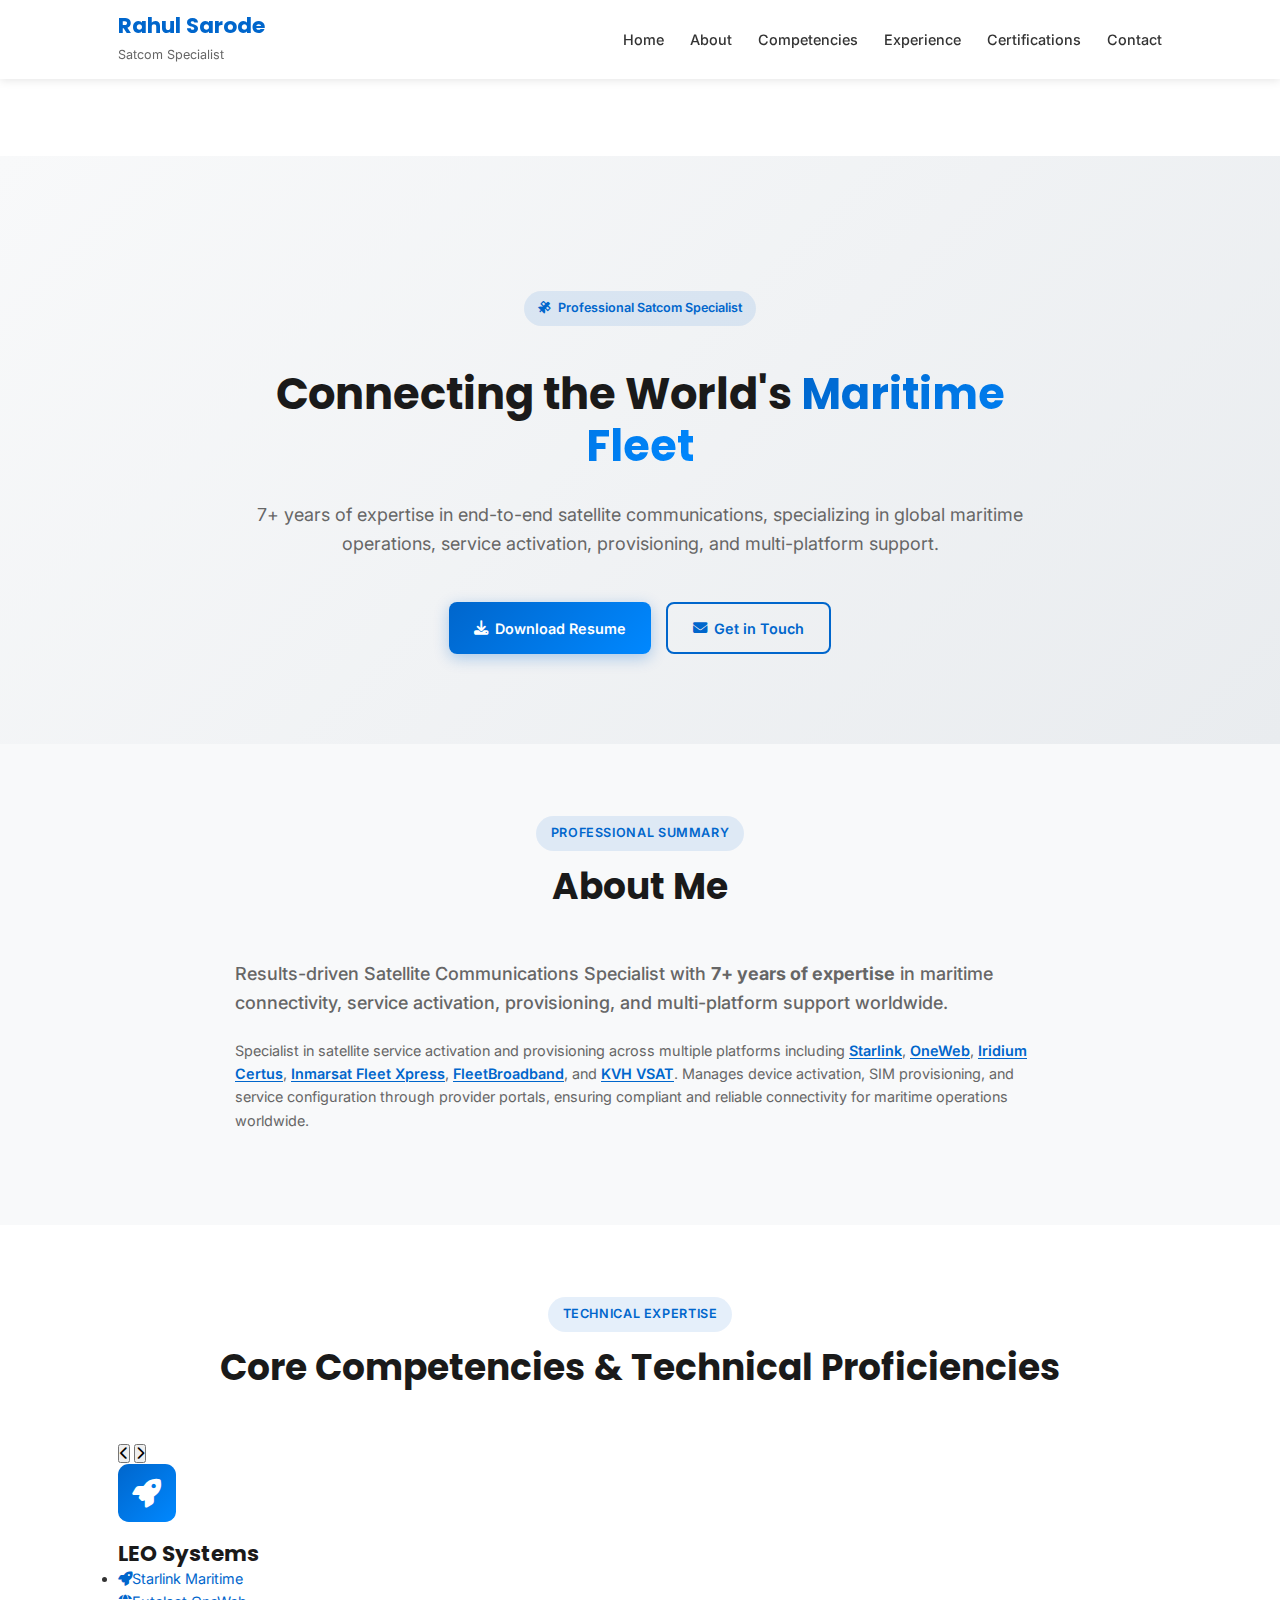
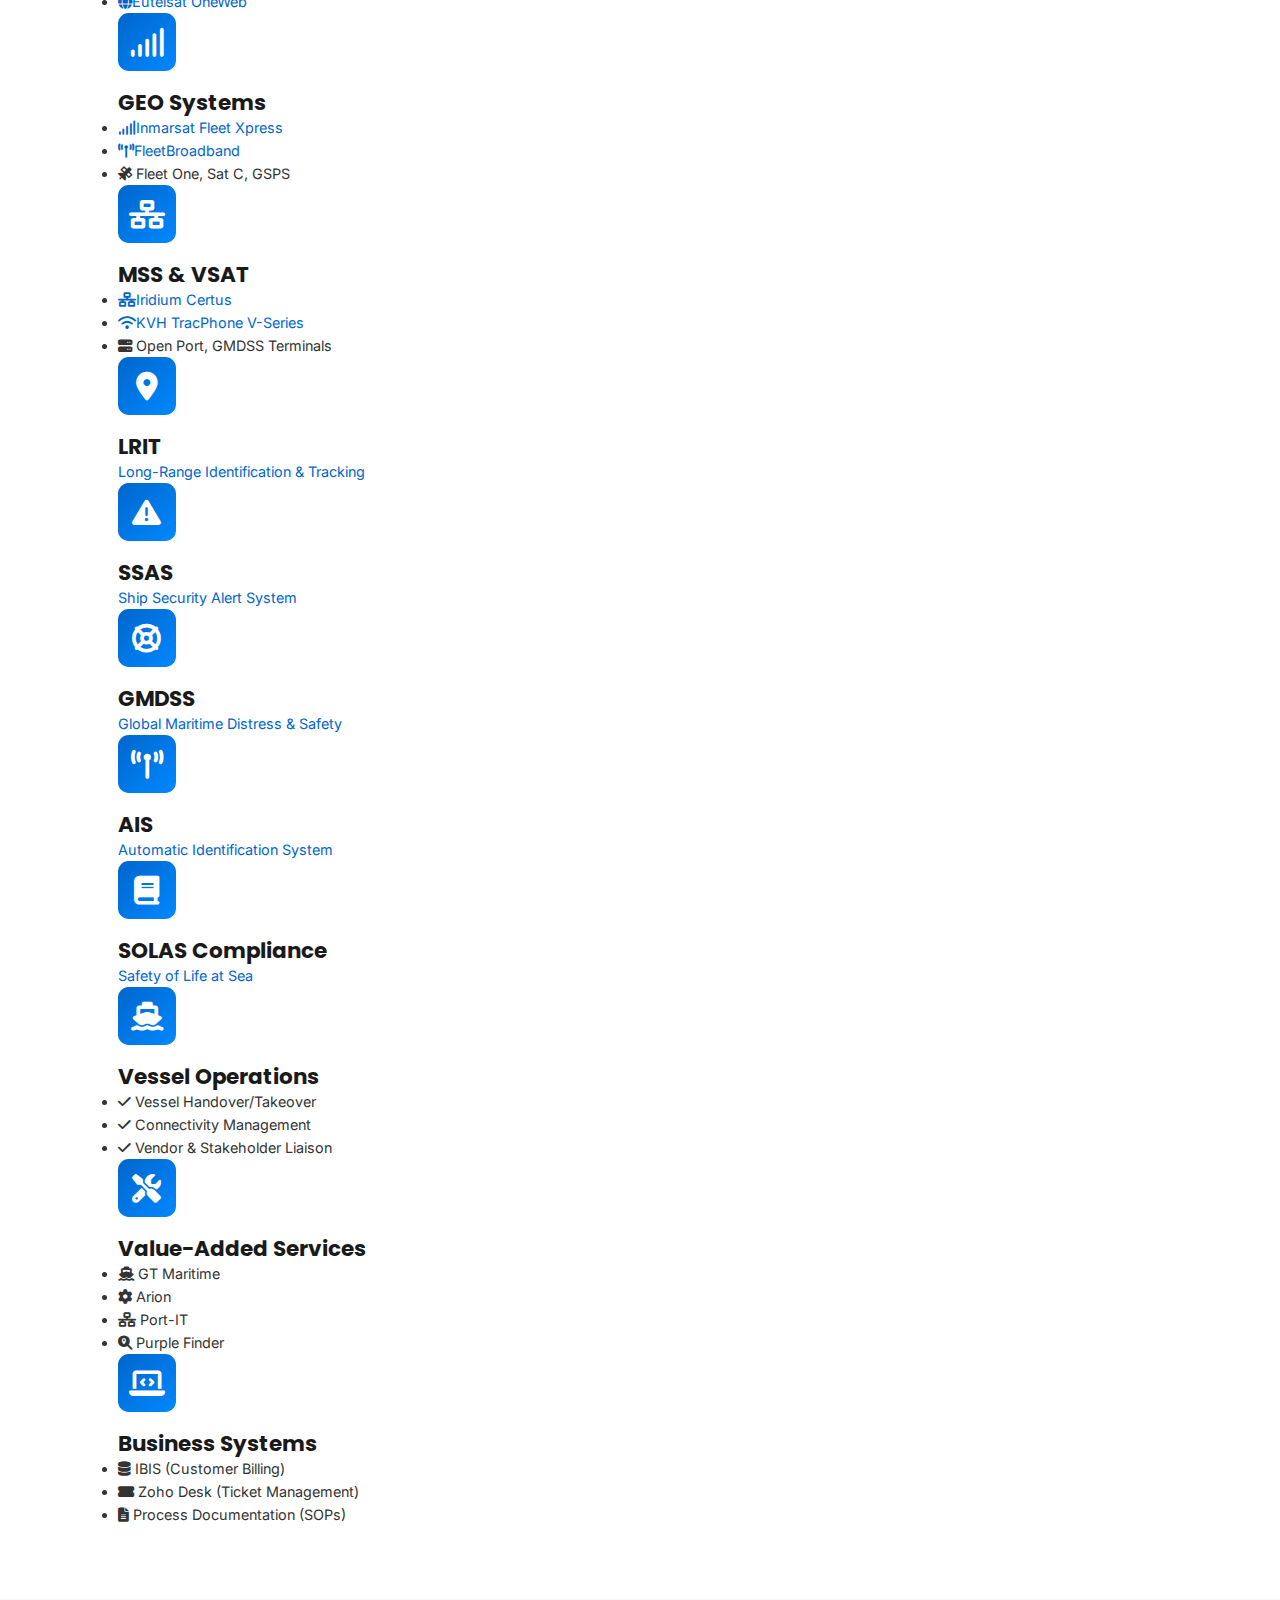
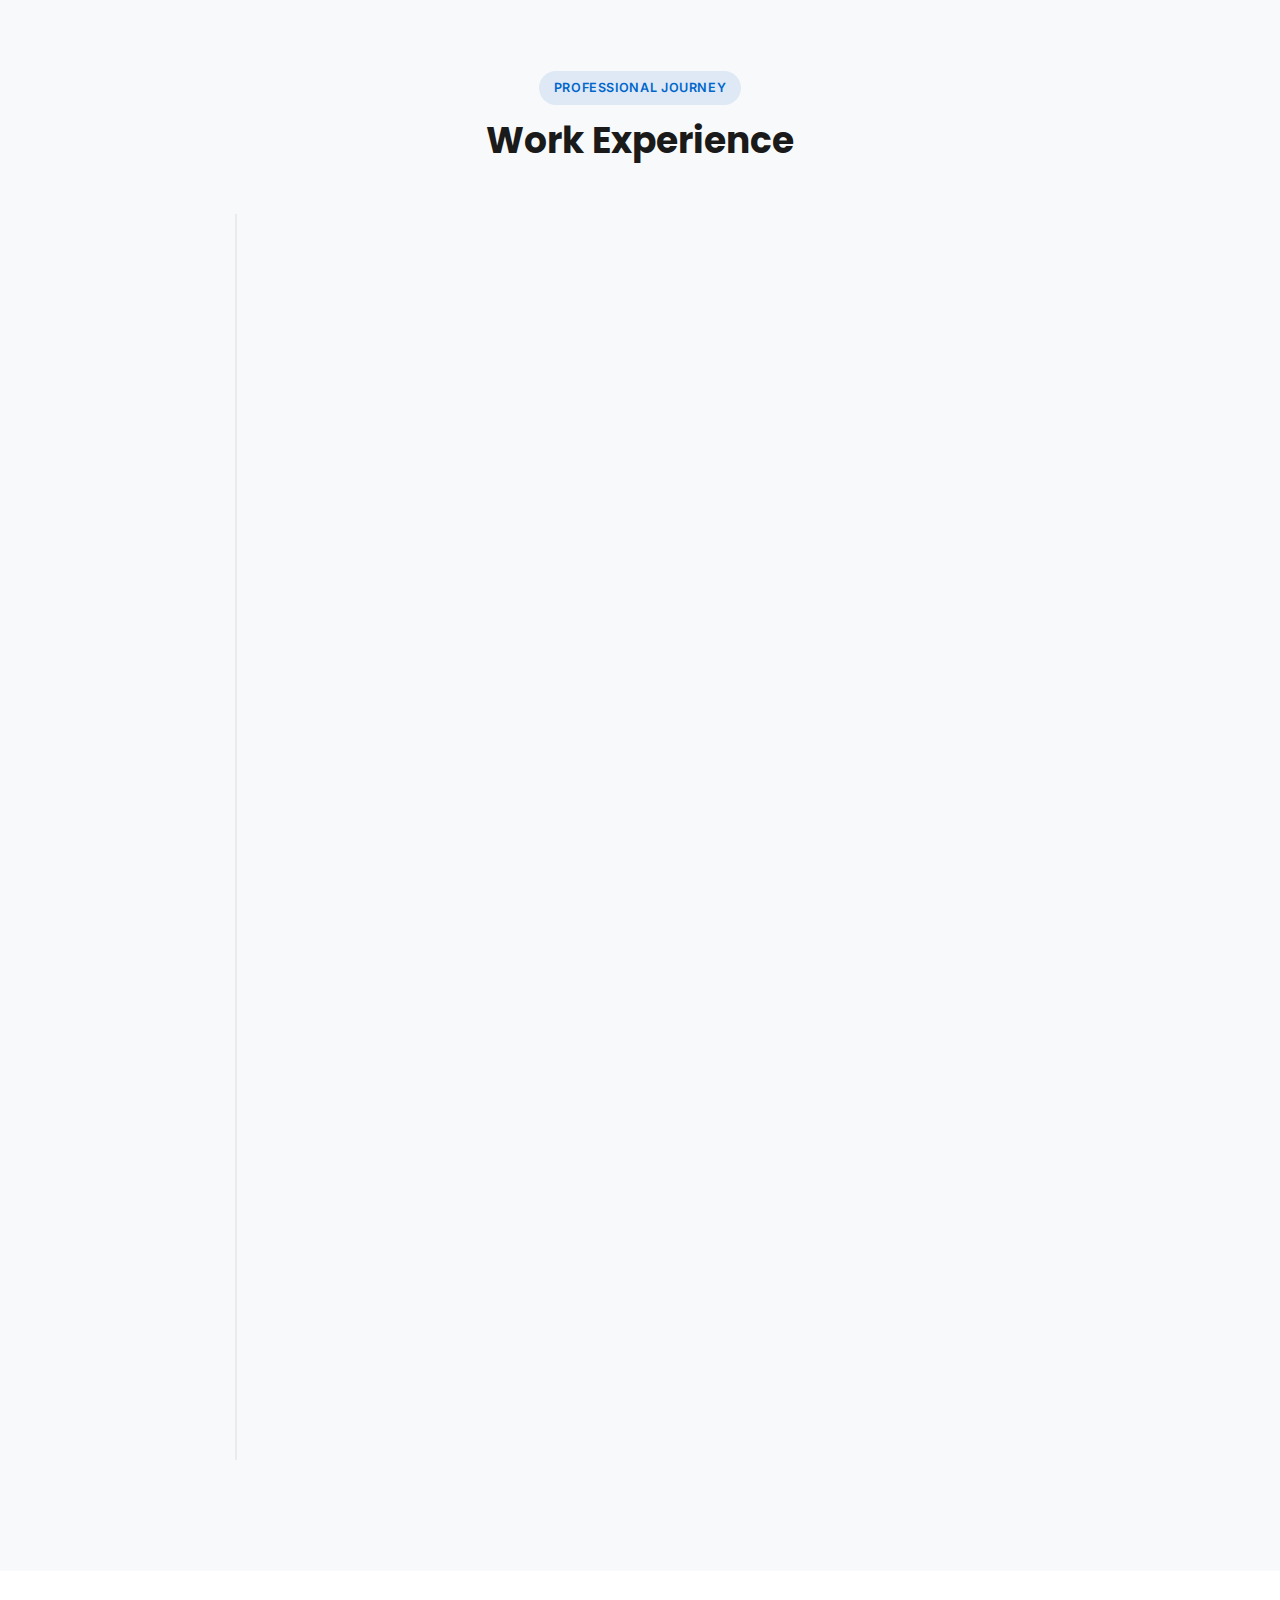
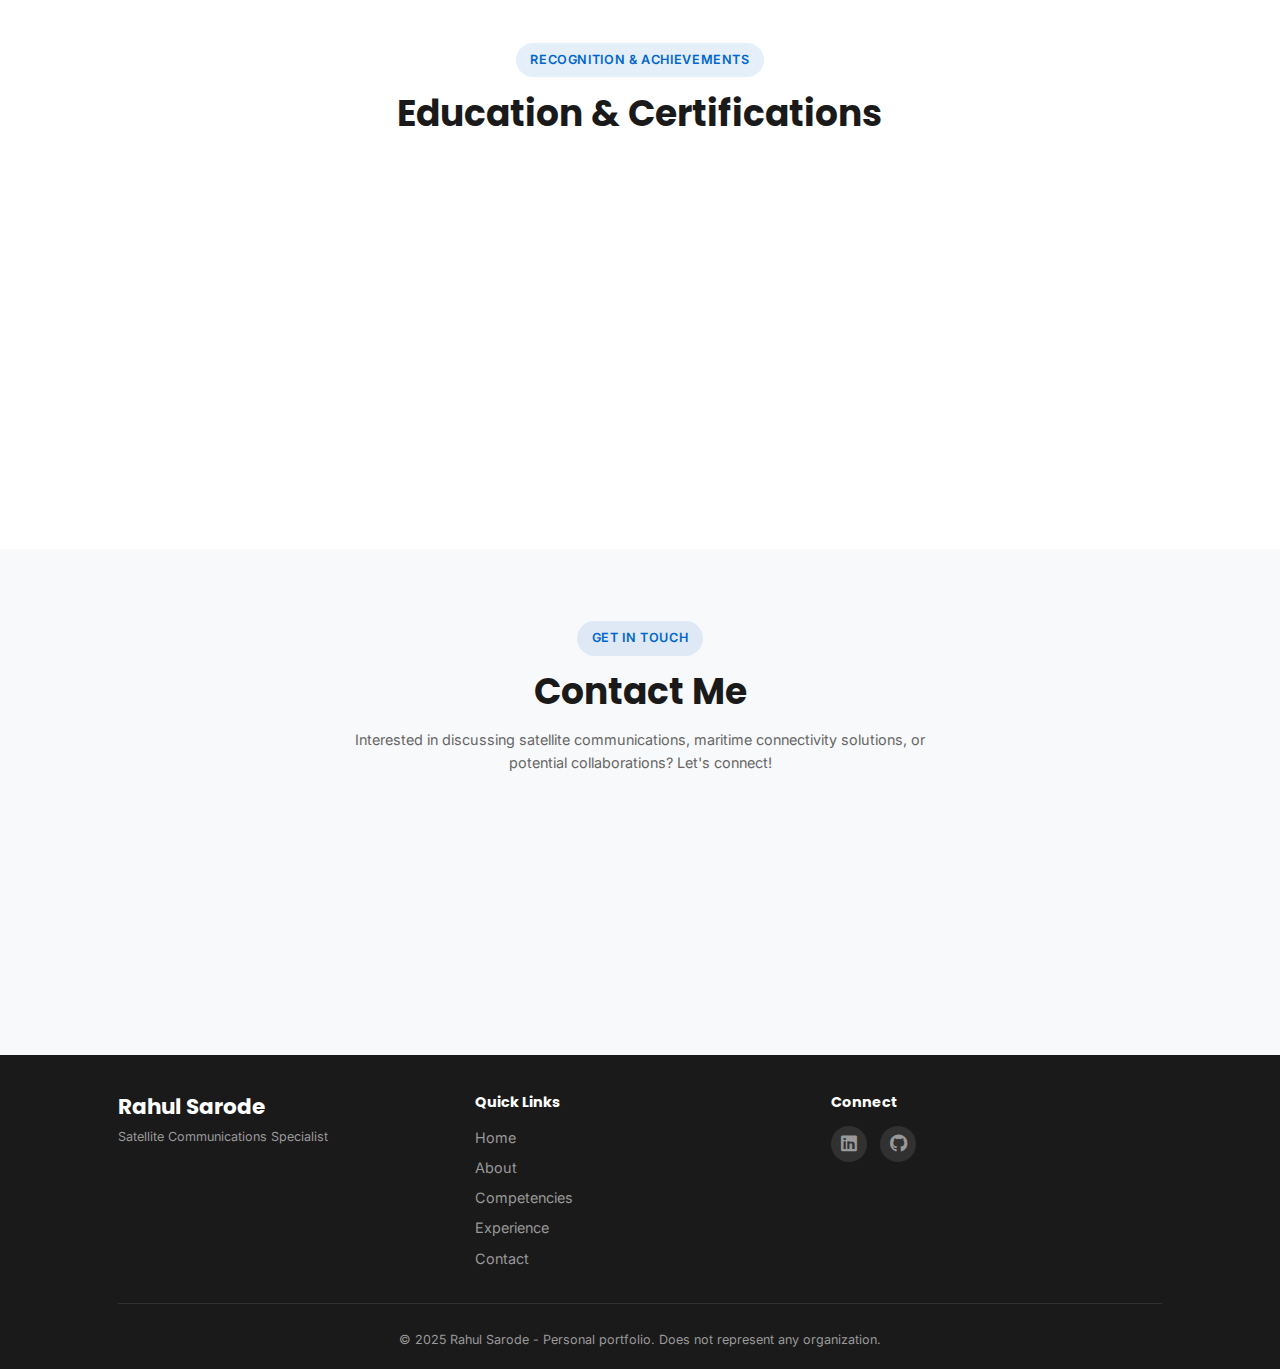
<file: index.html>
<!DOCTYPE html>
<html lang="en">

<head>
    <meta charset="UTF-8">
    <meta name="viewport" content="width=device-width, initial-scale=1.0">
    <meta name="description"
        content="Rahul Sarode - Professional Satellite Communications Specialist with 7+ years of expertise in maritime connectivity solutions.">
    <title>Rahul Sarode - Satellite Communications Specialist</title>

    <!-- Google Fonts -->
    <link
        href="https://fonts.googleapis.com/css2?family=Inter:wght@400;500;600;700&family=Poppins:wght@600;700;800&display=swap"
        rel="stylesheet">

    <!-- Font Awesome -->
    <link rel="stylesheet" href="https://cdnjs.cloudflare.com/ajax/libs/font-awesome/6.5.1/css/all.min.css">

    <!-- Stylesheet -->
    <link rel="stylesheet" href="styles.css">

</head>

<body>
    <!-- Custom Cursor Removed -->

    <!-- Particle Background -->
    <canvas id="particles-canvas"></canvas>

    <!-- Scroll Progress Indicator -->
    <div class="scroll-progress"></div>

    <!-- Navigation -->
    <nav class="navbar">
        <div class="container">
            <a href="index.html">
                <div class="nav-brand">

                    <h2>Rahul Sarode</h2>
                    <span>Satcom Specialist</span>

                </div>
            </a>

            <ul class="nav-menu">
                <li><a href="#home">Home</a></li>
                <li><a href="#about">About</a></li>
                <li><a href="#tech-stack">Competencies</a></li>
                <li><a href="#experience">Experience</a></li>
                <li><a href="#certifications">Certifications</a></li>
                <li><a href="#contact">Contact</a></li>
            </ul>
        </div>
    </nav>

    <!-- Hero Section -->
    <section id="home" class="hero">
        <div class="container">
            <div class="hero-content">
                <div class="hero-badge">
                    <i class="fas fa-satellite"></i>
                    <span>Professional Satcom Specialist</span>
                </div>
                <h1>Connecting the World's <span class="highlight">Maritime Fleet</span></h1>
                <p class="hero-subtitle">7+ years of expertise in end-to-end satellite communications, specializing in
                    global maritime operations, service activation, provisioning, and multi-platform support.</p>

                <!-- <div class="hero-stats">
                    <div class="stat">
                        <div class="stat-number">7+</div>
                        <div class="stat-label">Years Experience</div>
                    </div>
                    <div class="stat">
                        <div class="stat-number">6000+</div>
                        <div class="stat-label">Vessels Supported</div>
                    </div>
                    <div class="stat">
                        <div class="stat-number">1200+</div>
                        <div class="stat-label">Starlink Activation</div>
                    </div>
                    <div class="stat">
                        <div class="stat-number">100%</div>
                        <div class="stat-label">Compliance Rate</div>
                    </div>
                </div> -->

                <div class="hero-buttons">
                    <a href="https://drive.google.com/file/d/1EQ47JpXY_fR_XApOQf8ZLBudTczc6RGY/view?usp=sharing"
                        target="_blank" class="btn btn-primary magnetic-btn">
                        <i class="fas fa-download"></i> Download Resume
                    </a>
                    <a href="#contact" class="btn btn-secondary magnetic-btn">
                        <i class="fas fa-envelope"></i> Get in Touch
                    </a>
                </div>
            </div>
        </div>
    </section>

    <!-- About Section -->
    <section id="about" class="about">
        <div class="container">
            <div class="section-header">
                <span class="section-tag">Professional Summary</span>
                <h2>About Me</h2>
            </div>

            <div class="about-content reveal">
                <!-- <p class="lead">
                    Results-driven Satellite Communications Specialist with <strong>7+ years of expertise</strong> in
                    end-to-end maritime connectivity solutions, 
                    at <a href="https://www.stationsatcom.com/" target="_blank" class="link-primary">Station Satcom</a>,
                    contributing to services that support <strong>6,000+ vessels</strong> across global shipping routes.
                </p> -->

                <p class="lead">
                    Results-driven Satellite Communications Specialist with <strong>7+ years of expertise</strong>
                    in maritime connectivity, service activation, provisioning, and multi-platform support worldwide.
                </p>

                <p>
                    Specialist in satellite service activation and provisioning across multiple platforms including
                    <a href="products/starlink.html">Starlink</a>,
                    <a href="products/oneweb.html">OneWeb</a>,
                    <a href="products/iridium-certus.html">Iridium Certus</a>,
                    <a href="products/inmarsat-fx.html">Inmarsat Fleet Xpress</a>,
                    <a href="products/fleetbroadband.html">FleetBroadband</a>, and
                    <a href="products/kvh-vsat.html">KVH VSAT</a>.
                    Manages device activation, SIM provisioning, and service configuration through provider portals,
                    ensuring compliant and reliable connectivity for maritime operations worldwide.
                </p>

                <!-- <div class="achievement-box">
                    <i class="fas fa-trophy"></i>
                    <div>
                        <strong>Key Achievement:</strong> Reduced service disruptions by <strong>30%</strong> through
                        standardized processes while maintaining <strong>100% regulatory compliance</strong> for
                        international maritime operations.
                    </div>
                </div> -->
            </div>
        </div>
    </section>

    <!-- Tech Stack Section -->
    <!-- <section id="tech-stack" class="tech-stack">
        <div class="container">
            <div class="section-header">
                <span class="section-tag">Technical Skills</span>
                <h2>Tech Stack</h2>
            </div>

            <div class="tech-stack-grid"> -->
    <!-- HTML -->
    <!-- <div class="tech-item" data-progress="90">
                    <div class="circular-progress">
                        <svg viewBox="0 0 160 160">
                            <defs>
                                <linearGradient id="gradient-html" x1="0%" y1="0%" x2="100%" y2="100%">
                                    <stop offset="0%" style="stop-color:#0066CC;stop-opacity:1" />
                                    <stop offset="100%" style="stop-color:#0088FF;stop-opacity:1" />
                                </linearGradient>
                            </defs>
                            <circle class="progress-bg" cx="80" cy="80" r="60"></circle>
                            <circle class="progress-bar" cx="80" cy="80" r="60" style="stroke: url(#gradient-html)">
                            </circle>
                        </svg>
                        <div class="tech-logo"><i class="fab fa-html5"></i></div>
                    </div>
                    <div class="tech-name">HTML</div>
                    <div class="tech-percentage">Advanced</div>
                </div> -->

    <!-- CSS -->
    <!-- <div class="tech-item" data-progress="70">
                    <div class="circular-progress">
                        <svg viewBox="0 0 160 160">
                            <defs>
                                <linearGradient id="gradient-css" x1="0%" y1="0%" x2="100%" y2="100%">
                                    <stop offset="0%" style="stop-color:#0066CC;stop-opacity:1" />
                                    <stop offset="100%" style="stop-color:#0088FF;stop-opacity:1" />
                                </linearGradient>
                            </defs>
                            <circle class="progress-bg" cx="80" cy="80" r="60"></circle>
                            <circle class="progress-bar" cx="80" cy="80" r="60" style="stroke: url(#gradient-css)">
                            </circle>
                        </svg>
                        <div class="tech-logo"><i class="fab fa-css3-alt"></i></div>
                    </div>
                    <div class="tech-name">CSS</div>
                    <div class="tech-percentage">Intermediate</div>
                </div> -->

    <!-- JavaScript -->
    <!-- <div class="tech-item" data-progress="70">
                    <div class="circular-progress">
                        <svg viewBox="0 0 160 160">
                            <defs>
                                <linearGradient id="gradient-js" x1="0%" y1="0%" x2="100%" y2="100%">
                                    <stop offset="0%" style="stop-color:#0066CC;stop-opacity:1" />
                                    <stop offset="100%" style="stop-color:#0088FF;stop-opacity:1" />
                                </linearGradient>
                            </defs>
                            <circle class="progress-bg" cx="80" cy="80" r="60"></circle>
                            <circle class="progress-bar" cx="80" cy="80" r="60" style="stroke: url(#gradient-js)">
                            </circle>
                        </svg>
                        <div class="tech-logo"><i class="fab fa-js"></i></div>
                    </div>
                    <div class="tech-name">JavaScript</div>
                    <div class="tech-percentage">Intermediate</div>
                </div> -->

    <!-- React -->
    <!-- <div class="tech-item" data-progress="55">
                    <div class="circular-progress">
                        <svg viewBox="0 0 160 160">
                            <defs>
                                <linearGradient id="gradient-react" x1="0%" y1="0%" x2="100%" y2="100%">
                                    <stop offset="0%" style="stop-color:#0066CC;stop-opacity:1" />
                                    <stop offset="100%" style="stop-color:#0088FF;stop-opacity:1" />
                                </linearGradient>
                            </defs>
                            <circle class="progress-bg" cx="80" cy="80" r="60"></circle>
                            <circle class="progress-bar" cx="80" cy="80" r="60" style="stroke: url(#gradient-react)">
                            </circle>
                        </svg>
                        <div class="tech-logo"><i class="fab fa-react"></i></div>
                    </div>
                    <div class="tech-name">React</div>
                    <div class="tech-percentage">Working Knowledge</div>
                </div> -->

    <!-- Python -->
    <!-- <div class="tech-item" data-progress="50">
                    <div class="circular-progress">
                        <svg viewBox="0 0 160 160">
                            <defs>
                                <linearGradient id="gradient-python" x1="0%" y1="0%" x2="100%" y2="100%">
                                    <stop offset="0%" style="stop-color:#0066CC;stop-opacity:1" />
                                    <stop offset="100%" style="stop-color:#0088FF;stop-opacity:1" />
                                </linearGradient>
                            </defs>
                            <circle class="progress-bg" cx="80" cy="80" r="60"></circle>
                            <circle class="progress-bar" cx="80" cy="80" r="60" style="stroke: url(#gradient-python)">
                            </circle>
                        </svg>
                        <div class="tech-logo"><i class="fab fa-python"></i></div>
                    </div>
                    <div class="tech-name">Python</div>
                    <div class="tech-percentage">Working Knowledge</div>
                </div> -->

    <!-- SQL -->
    <!-- <div class="tech-item" data-progress="70">
                    <div class="circular-progress">
                        <svg viewBox="0 0 160 160">
                            <defs>
                                <linearGradient id="gradient-sql" x1="0%" y1="0%" x2="100%" y2="100%">
                                    <stop offset="0%" style="stop-color:#0066CC;stop-opacity:1" />
                                    <stop offset="100%" style="stop-color:#0088FF;stop-opacity:1" />
                                </linearGradient>
                            </defs>
                            <circle class="progress-bg" cx="80" cy="80" r="60"></circle>
                            <circle class="progress-bar" cx="80" cy="80" r="60" style="stroke: url(#gradient-sql)">
                            </circle>
                        </svg>
                        <div class="tech-logo"><i class="fas fa-database"></i></div>
                    </div>
                    <div class="tech-name">SQL</div>
                    <div class="tech-percentage">Intermediate</div>
                </div>
            </div>
        </div>
    </section> -->

    <!-- Competencies Section -->
    <section id="competencies" class="competencies">
        <div class="container">
            <div class="section-header">
                <span class="section-tag">Technical Expertise</span>
                <h2>Core Competencies & Technical Proficiencies</h2>
            </div>

            <!-- Carousel Container -->
            <!-- Premium Carousel Container -->
            <div class="carousel-container">
                <!-- Navigation Arrows -->
                <button class="carousel-arrow carousel-arrow-left" aria-label="Previous slide">
                    <i class="fas fa-chevron-left"></i>
                </button>
                <button class="carousel-arrow carousel-arrow-right" aria-label="Next slide">
                    <i class="fas fa-chevron-right"></i>
                </button>

                <!-- Carousel Slides -->
                <div class="carousel-slides">

                    <!-- SLIDE 1: Satellite Systems (3 boxes) -->
                    <div class="carousel-slide active">
                        <div class="carousel-grid carousel-grid-3">

                            <!-- Box 1: LEO Systems -->
                            <div class="carousel-card">
                                <div class="card-icon">
                                    <i class="fas fa-rocket"></i>
                                </div>
                                <h3>LEO Systems</h3>
                                <ul class="card-links">
                                    <li><a href="products/starlink.html"><i class="fas fa-rocket"></i>Starlink
                                            Maritime</a></li>
                                    <li><a href="products/oneweb.html"><i class="fas fa-globe"></i>Eutelsat OneWeb</a>
                                    </li>
                                </ul>
                            </div>

                            <!-- Box 2: GEO Systems -->
                            <div class="carousel-card">
                                <div class="card-icon">
                                    <i class="fas fa-signal"></i>
                                </div>
                                <h3>GEO Systems</h3>
                                <ul class="card-links">
                                    <li><a href="products/inmarsat-fx.html"><i class="fas fa-signal"></i>Inmarsat Fleet
                                            Xpress</a>
                                    </li>
                                    <li><a href="products/fleetbroadband.html"><i
                                                class="fas fa-broadcast-tower"></i>FleetBroadband</a></li>
                                    <li><i class="fas fa-satellite"></i> Fleet One, Sat C, GSPS</li>
                                </ul>
                            </div>

                            <!-- Box 3: MSS & VSAT -->
                            <div class="carousel-card">
                                <div class="card-icon">
                                    <i class="fas fa-network-wired"></i>
                                </div>
                                <h3>MSS & VSAT</h3>
                                <ul class="card-links">
                                    <li><a href="products/iridium-certus.html"><i
                                                class="fas fa-network-wired"></i>Iridium
                                            Certus</a></li>
                                    <li><a href="products/kvh-vsat.html"><i class="fas fa-wifi"></i>KVH TracPhone
                                            V-Series</a></li>
                                    <li><i class="fas fa-server"></i> Open Port, GMDSS Terminals</li>
                                </ul>
                            </div>

                        </div>
                    </div>

                    <!-- SLIDE 2: Maritime Safety & Compliance (5 boxes) -->
                    <div class="carousel-slide">
                        <div class="carousel-grid carousel-grid-5">

                            <!-- Box 1: LRIT -->
                            <div class="carousel-card card-clickable">
                                <a href="products/lrit.html" class="card-link-wrapper">
                                    <div class="card-icon">
                                        <i class="fas fa-map-marker-alt"></i>
                                    </div>
                                    <h3>LRIT</h3>
                                    <p>Long-Range Identification & Tracking</p>
                                </a>
                            </div>

                            <!-- Box 2: SSAS -->
                            <div class="carousel-card card-clickable">
                                <a href="products/ssas.html" class="card-link-wrapper">
                                    <div class="card-icon">
                                        <i class="fas fa-exclamation-triangle"></i>
                                    </div>
                                    <h3>SSAS</h3>
                                    <p>Ship Security Alert System</p>
                                </a>
                            </div>

                            <!-- Box 3: GMDSS -->
                            <div class="carousel-card card-clickable">
                                <a href="products/gmdss.html" class="card-link-wrapper">
                                    <div class="card-icon">
                                        <i class="fas fa-life-ring"></i>
                                    </div>
                                    <h3>GMDSS</h3>
                                    <p>Global Maritime Distress & Safety</p>
                                </a>
                            </div>

                            <!-- Box 4: AIS -->
                            <div class="carousel-card card-clickable">
                                <a href="products/ais.html" class="card-link-wrapper">
                                    <div class="card-icon">
                                        <i class="fas fa-broadcast-tower"></i>
                                    </div>
                                    <h3>AIS</h3>
                                    <p>Automatic Identification System</p>
                                </a>
                            </div>

                            <!-- Box 5: SOLAS -->
                            <div class="carousel-card card-clickable">
                                <a href="products/solas.html" class="card-link-wrapper">
                                    <div class="card-icon">
                                        <i class="fas fa-book"></i>
                                    </div>
                                    <h3>SOLAS Compliance</h3>
                                    <p>Safety of Life at Sea</p>
                                </a>
                            </div>

                        </div>
                    </div>

                    <!-- SLIDE 3: Service Delivery & Project Management (3 boxes) -->
                    <div class="carousel-slide">
                        <div class="carousel-grid carousel-grid-3">

                            <!-- Box 1: Vessel Operations -->
                            <div class="carousel-card">
                                <div class="card-icon">
                                    <i class="fas fa-ship"></i>
                                </div>
                                <h3>Vessel Operations</h3>
                                <ul class="card-links">
                                    <li><i class="fas fa-check"></i> Vessel Handover/Takeover</li>
                                    <li><i class="fas fa-check"></i> Connectivity Management</li>
                                    <li><i class="fas fa-check"></i> Vendor & Stakeholder Liaison</li>
                                </ul>
                            </div>

                            <!-- Box 2: Value-Added Services -->
                            <div class="carousel-card">
                                <div class="card-icon">
                                    <i class="fas fa-tools"></i>
                                </div>
                                <h3>Value-Added Services</h3>
                                <ul class="card-links">
                                    <li><i class="fas fa-ship"></i> GT Maritime</li>
                                    <li><i class="fas fa-cog"></i> Arion</li>
                                    <li><i class="fas fa-network-wired"></i> Port-IT</li>
                                    <li><i class="fas fa-search-location"></i> Purple Finder</li>
                                </ul>
                            </div>

                            <!-- Box 3: Business Systems -->
                            <div class="carousel-card">
                                <div class="card-icon">
                                    <i class="fas fa-laptop-code"></i>
                                </div>
                                <h3>Business Systems</h3>
                                <ul class="card-links">
                                    <li><i class="fas fa-database"></i> IBIS (Customer Billing)</li>
                                    <li><i class="fas fa-ticket-alt"></i> Zoho Desk (Ticket Management)</li>
                                    <li><i class="fas fa-file-alt"></i> Process Documentation (SOPs)</li>
                                </ul>
                            </div>

                        </div>
                    </div>

                </div>

                <!-- Carousel Indicators -->
                <div class="carousel-indicators">
                    <span class="indicator active" data-slide="0"></span>
                    <span class="indicator" data-slide="1"></span>
                    <span class="indicator" data-slide="2"></span>
                </div>
            </div>
        </div>
    </section>

    <!-- Experience Section -->
    <section id="experience" class="experience">
        <div class="container">
            <div class="section-header">
                <span class="section-tag">Professional Journey</span>
                <h2>Work Experience</h2>
            </div>

            <div class="timeline">
                <!-- Satcom Specialist II -->
                <div class="timeline-item">
                    <div class="timeline-marker"></div>
                    <div class="timeline-content">
                        <div class="job-header">
                            <div>
                                <h3>Satcom Specialist II</h3>
                                <div class="company">
                                    <i class="fas fa-building"></i>
                                    <!-- <a href="https://www.stationsatcom.com/" target="_blank">Station Satcom</a> -->
                                    <span>Station Satcom</span>
                                </div>
                            </div>
                            <div class="duration">
                                <i class="fas fa-calendar-alt"></i>
                                May 2024 - Present
                            </div>
                        </div>

                        <ul class="achievements">
                            <li>Executed end-to-end activation and deactivation for maritime satellite services, with
                                specialized focus on <a href="products/starlink.html">Starlink terminals</a></li>
                            <li>Acted as central point of contact for service provisioning, liaising between sales,
                                international vendors, and vessel management</li>
                            <!-- <li>Successfully executed <strong>200+ LRIT Conformance Tests</strong> for Sat C and
                                standalone terminals, ensuring <strong>100% compliance</strong> with SOLAS requirements
                            </li> -->


                            <li>Successfully executed LRIT Conformance Tests for Sat-C and standalone terminals,
                                ensuring full compliance with SOLAS requirements.</li>

                        </ul>
                    </div>
                </div>

                <!-- Sr. Executive - IT & Service -->
                <div class="timeline-item">
                    <div class="timeline-marker"></div>
                    <div class="timeline-content">
                        <div class="job-header">
                            <div>
                                <h3>Sr. Executive - IT & Service</h3>
                                <div class="company">
                                    <i class="fas fa-building"></i>
                                    <!-- <a href="https://www.stationsatcom.com/" target="_blank">Station Satcom</a> -->
                                    <span>Station Satcom</span>
                                </div>
                            </div>
                            <div class="duration">
                                <i class="fas fa-calendar-alt"></i>
                                May 2022 - Apr 2024
                            </div>
                        </div>

                        <ul class="achievements">
                            <li>Provided Tier-2 application support for onboard communication equipment, resolving
                                complex connectivity issues</li>
                            <li>Maintained <strong>100% accuracy</strong> in customer billing database (IBIS), managing
                                account creation, service changes, and deactivations</li>
                            <li>Managed vessel takeovers and handovers, creating detailed checklists that
                                <strong>reduced service issues by over 30%</strong>
                            </li>
                        </ul>
                    </div>
                </div>

                <!-- Executive - IT & Service -->
                <div class="timeline-item">
                    <div class="timeline-marker"></div>
                    <div class="timeline-content">
                        <div class="job-header">
                            <div>
                                <h3>Executive - IT & Service</h3>
                                <div class="company">
                                    <i class="fas fa-building"></i>
                                    <!-- <a href="https://www.stationsatcom.com/" target="_blank">Station Satcom</a> -->
                                    <span>Station Satcom</span>
                                </div>
                            </div>
                            <div class="duration">
                                <i class="fas fa-calendar-alt"></i>
                                May 2021 - Apr 2022
                            </div>
                        </div>

                        <ul class="achievements">
                            <!-- <li>Managed full lifecycle of support incidents using Zoho Desk ticketing system
                                (<strong>600+ tickets monthly</strong>)</li> -->

                            <li>Managed full lifecycle of support incidents using Zoho Desk ticketing system</li>

                            <li>Achieved <strong>90%+ customer satisfaction rating</strong> consistently</li>
                            <li>Created and maintained standard operating procedures (SOPs) for service activations and
                                troubleshooting</li>
                        </ul>
                    </div>
                </div>

                <!-- Technical Assistant - Service -->
                <div class="timeline-item">
                    <div class="timeline-marker"></div>
                    <div class="timeline-content">
                        <div class="job-header">
                            <div>
                                <h3>Technical Assistant - Service</h3>
                                <div class="company">
                                    <i class="fas fa-building"></i>
                                    <!-- <a href="https://www.stationsatcom.com/" target="_blank">Station Satcom</a> -->
                                    <span>Station Satcom</span>
                                </div>
                            </div>
                            <div class="duration">
                                <i class="fas fa-calendar-alt"></i>
                                Oct 2018 - Apr 2021
                            </div>
                        </div>

                        <ul class="achievements">
                            <li>Supported maritime satellite communications operations</li>
                            <li>Assisted in service provisioning and technical troubleshooting</li>
                            <li>Contributed to process improvements and documentation</li>
                        </ul>
                    </div>
                </div>
            </div>
        </div>
    </section>

    <!-- Certifications Section -->
    <section id="certifications" class="certifications">
        <div class="container">
            <div class="section-header">
                <span class="section-tag">Recognition & Achievements</span>
                <h2>Education & Certifications</h2>
            </div>

            <div class="cert-grid">


                <div class="cert-card award reveal stagger-1">
                    <div class="cert-icon">
                        <i class="fas fa-graduation-cap"></i>
                    </div>
                    <h3>Bachelor of Engineering in Information Technology</h3>
                    <p>Thadomal Shahani Engineering College</p>
                    <div class="cert-badge">
                        <i class="fas fa-university"></i> 2014-2018
                    </div>
                </div>

                <div class="cert-card reveal stagger-2">
                    <div class="cert-icon">
                        <!-- <i class="fas fa-graduation-cap"></i> -->
                        <i class="fas fa-trophy"></i>
                    </div>
                    <h3>Oracle Workforce Development Program</h3>
                    <p>Oracle SQL Certification</p>
                    <div class="cert-badge">
                        <i class="fas fa-certificate"></i> Certified
                    </div>
                </div>


            </div>
        </div>
    </section>

    <!-- Contact Section -->
    <section id="contact" class="contact">
        <div class="container">
            <div class="section-header">
                <span class="section-tag">Get in Touch</span>
                <h2>Contact Me</h2>
                <p>Interested in discussing satellite communications, maritime connectivity solutions, or potential
                    collaborations? Let's connect!</p>
            </div>

            <div class="contact-grid">
                <a href="mailto:rahul.sarode@stationsatcom.com">
                    <div class="contact-card reveal stagger-1">
                        <i class="fas fa-envelope"></i>
                        <h3>Email</h3>
                        rahulsarode048@gmail.com
                    </div>
                </a>

                <a href="https://linkedin.com/in/rahul-sarode-7780b7151/" target="_blank">
                    <div class="contact-card reveal stagger-2">
                        <i class="fab fa-linkedin"></i>
                        <h3>LinkedIn</h3>
                        Connect on LinkedIn
                    </div>
                </a>
                <!-- <a href="https://www.stationsatcom.com/" target="_blank">
                    <div class="contact-card">
                        <i class="fas fa-building"></i>
                        <h3>Company</h3>
                        Station Satcom
                    </div>
                </a> -->
                <a href="https://drive.google.com/file/d/1EQ47JpXY_fR_XApOQf8ZLBudTczc6RGY/view?usp=sharing"
                    target="_blank">
                    <div class="contact-card reveal stagger-3">
                        <i class="fas fa-file-download"></i>
                        <h3>Resume</h3>
                        Download PDF
                    </div>
                </a>
            </div>
        </div>
    </section>

    <!-- Footer -->
    <footer class="footer">
        <div class="container">
            <div class="footer-content">
                <div>
                    <h3>Rahul Sarode</h3>
                    <p>Satellite Communications Specialist</p>
                </div>
                <div>
                    <h4>Quick Links</h4>
                    <ul>
                        <li><a href="#home">Home</a></li>
                        <li><a href="#about">About</a></li>
                        <li><a href="#competencies">Competencies</a></li>
                        <li><a href="#experience">Experience</a></li>
                        <li><a href="#contact">Contact</a></li>
                    </ul>
                </div>
                <!-- <div>
                    <h4>Company</h4>
                    <a href="https://www.stationsatcom.com/" target="_blank">Station Satcom</a>
                    <p>Empowering Digital Transformation in Maritime Communications</p>
                </div> -->
                <div>
                    <h4>Connect</h4>
                    <div class="social-links">
                        <a href="https://linkedin.com/in/rahul-sarode-7780b7151/" target="_blank"><i
                                class="fab fa-linkedin"></i></a>
                        <a href="https://github.com/Rahul-Sarode-007" target="_blank"><i class="fab fa-github"></i></a>
                    </div>
                </div>
            </div>
            <div class="footer-bottom">
                <!-- <p>&copy; 2025 Rahul Sarode. All rights reserved.</p> -->
                <!-- <p>The views expressed are my own and do not represent Station Satcom</p> -->
                <p>&copy; 2025 Rahul Sarode - Personal portfolio. Does not represent any organization.</p>
            </div>
        </div>
    </footer>

    <script src="script.js"></script>
</body>


</html>
</file>
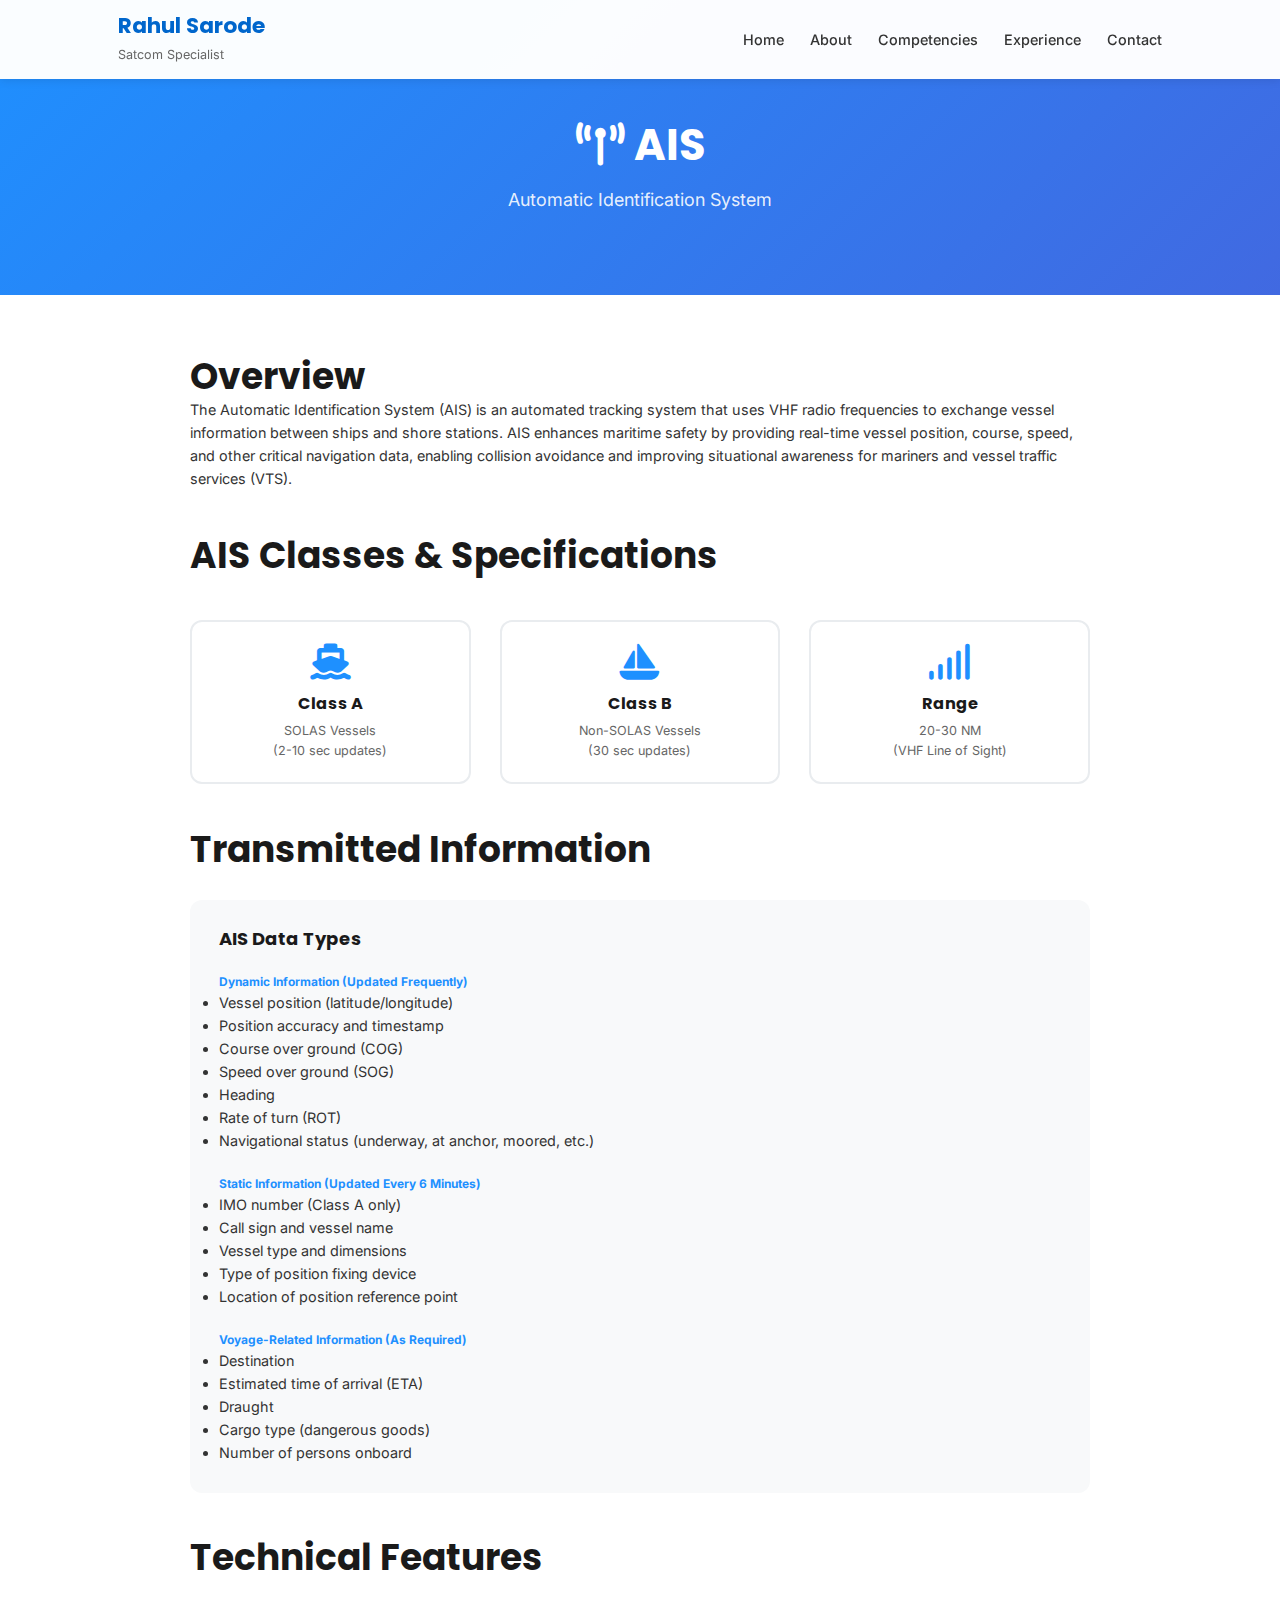
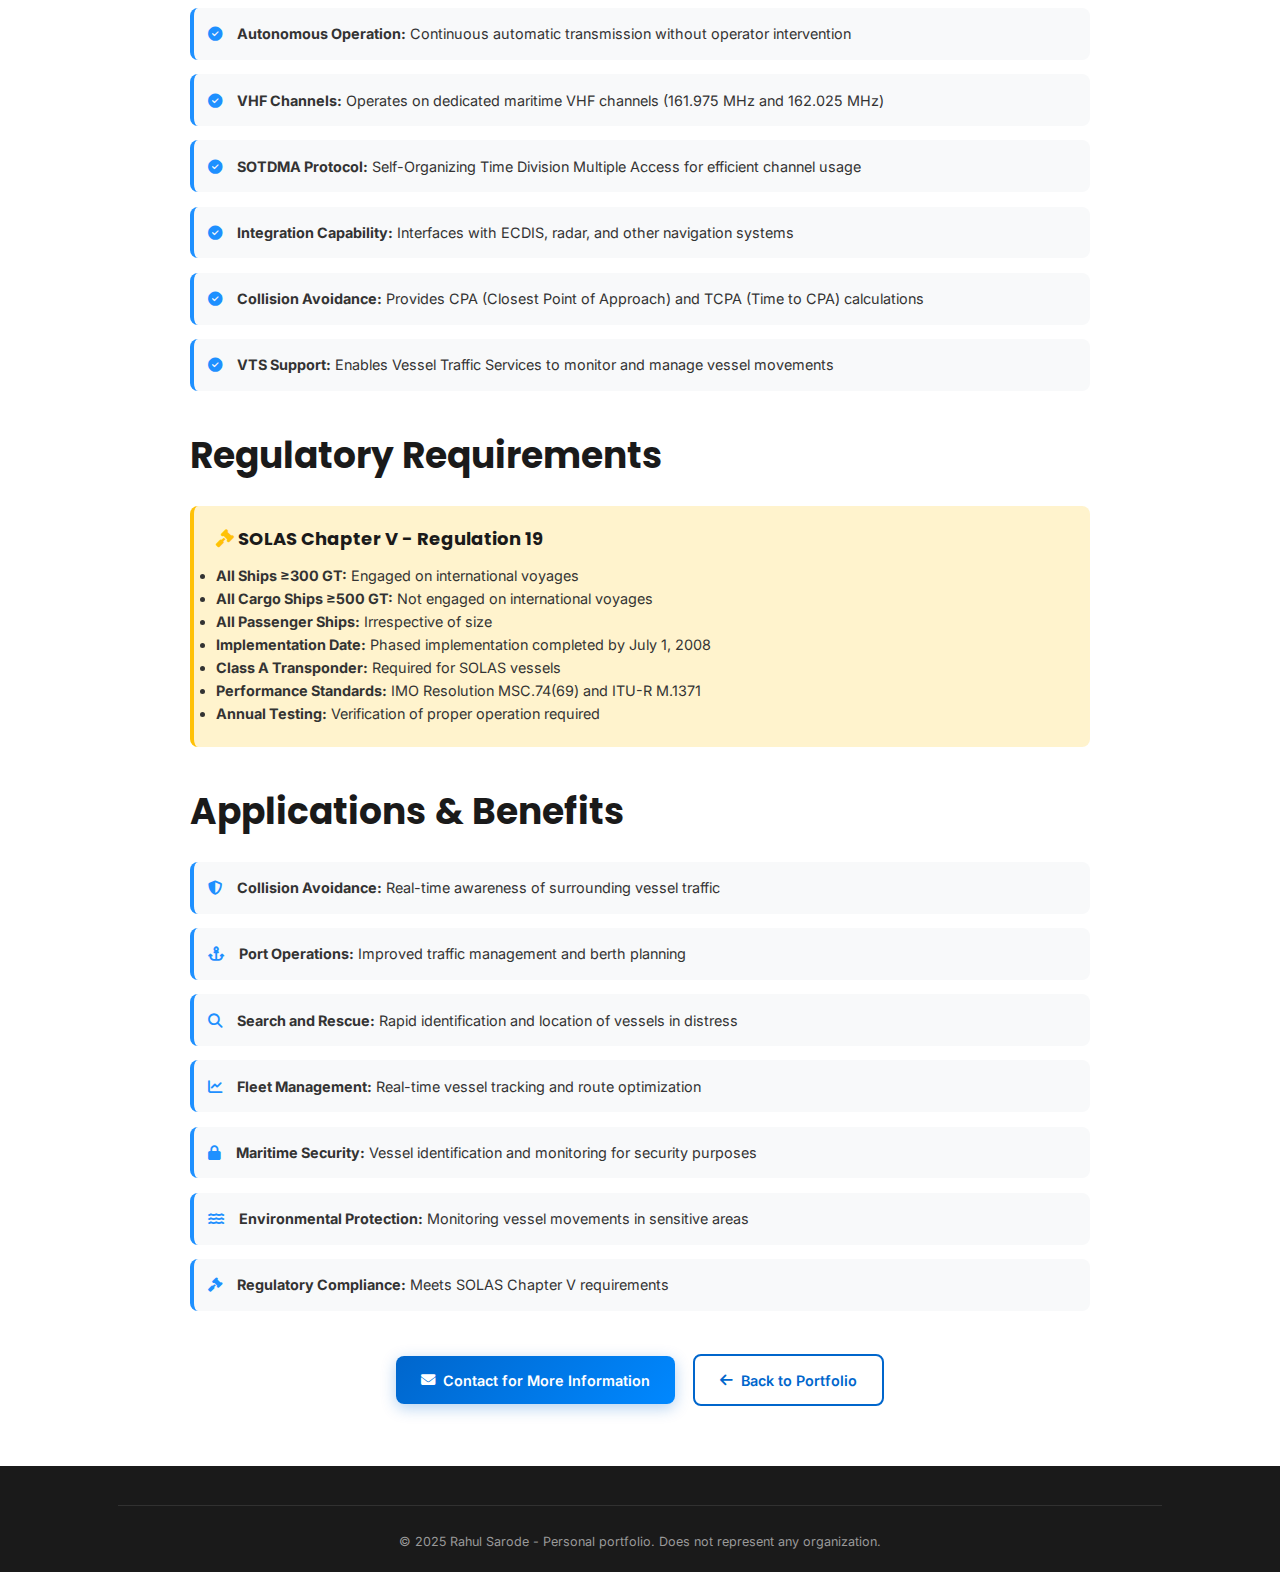
<file: products/ais.html>
<!DOCTYPE html>
<html lang="en">

<head>
    <meta charset="UTF-8">
    <meta name="viewport" content="width=device-width, initial-scale=1.0">
    <title>AIS - Automatic Identification System</title>
    <link
        href="https://fonts.googleapis.com/css2?family=Inter:wght@400;500;600;700&family=Poppins:wght@600;700;800&display=swap"
        rel="stylesheet">
    <link rel="stylesheet" href="https://cdnjs.cloudflare.com/ajax/libs/font-awesome/6.5.1/css/all.min.css">
    <link rel="stylesheet" href="../styles.css">
    <style>
        .product-hero {
            background: linear-gradient(135deg, #1E90FF 0%, #4169E1 100%);
            color: white;
            padding: 120px 0 80px;
            text-align: center;
        }

        .product-hero h1 {
            color: white;
            margin-bottom: 1rem;
        }

        .product-hero p {
            color: rgba(255, 255, 255, 0.9);
            font-size: 1.25rem;
        }

        .product-content {
            padding: 60px 0;
        }

        .specs-grid {
            display: grid;
            grid-template-columns: repeat(3, 1fr);
            gap: 2rem;
            margin: 3rem 0;
        }

        .spec-card {
            background: white;
            border: 2px solid #e9ecef;
            border-radius: 12px;
            padding: 1.5rem;
            text-align: center;
        }

        .spec-card i {
            font-size: 2.5rem;
            color: #1E90FF;
            margin-bottom: 1rem;
        }

        .spec-card h3 {
            font-size: 1.125rem;
            margin-bottom: 0.5rem;
        }

        .spec-card p {
            color: #666;
            font-size: 0.875rem;
        }

        .feature-list {
            list-style: none;
            margin: 2rem 0;
        }

        .feature-list li {
            padding: 1rem;
            margin-bottom: 1rem;
            background: #f8f9fa;
            border-left: 4px solid #1E90FF;
            border-radius: 8px;
        }

        .feature-list li i {
            color: #1E90FF;
            margin-right: 0.75rem;
        }

        @media (max-width: 768px) {
            .specs-grid {
                grid-template-columns: 1fr;
            }
        }
    </style>
</head>

<body>
    <nav class="navbar">
        <div class="container">
            <a href="../index.html">
                <div class="nav-brand">
                    <h2>Rahul Sarode</h2>
                    <span>Satcom Specialist</span>
                </div>
            </a>
            <ul class="nav-menu">
                <li><a href="../index.html#home">Home</a></li>
                <li><a href="../index.html#about">About</a></li>
                <li><a href="../index.html#competencies">Competencies</a></li>
                <li><a href="../index.html#experience">Experience</a></li>
                <li><a href="../index.html#contact">Contact</a></li>
            </ul>
        </div>
    </nav>

    <div class="product-hero">
        <div class="container">
            <h1><i class="fas fa-broadcast-tower"></i> AIS</h1>
            <p>Automatic Identification System</p>
        </div>
    </div>

    <section class="product-content">
        <div class="container">
            <div style="max-width: 900px; margin: 0 auto;">
                <h2>Overview</h2>
                <p>The Automatic Identification System (AIS) is an automated tracking system that uses VHF radio
                    frequencies to exchange vessel information between ships and shore stations. AIS enhances maritime
                    safety by providing real-time vessel position, course, speed, and other critical navigation data,
                    enabling collision avoidance and improving situational awareness for mariners and vessel traffic
                    services (VTS).</p>

                <h2 style="margin-top: 3rem;">AIS Classes & Specifications</h2>
                <div class="specs-grid">
                    <div class="spec-card">
                        <i class="fas fa-ship"></i>
                        <h3>Class A</h3>
                        <p>SOLAS Vessels<br>(2-10 sec updates)</p>
                    </div>
                    <div class="spec-card">
                        <i class="fas fa-sailboat"></i>
                        <h3>Class B</h3>
                        <p>Non-SOLAS Vessels<br>(30 sec updates)</p>
                    </div>
                    <div class="spec-card">
                        <i class="fas fa-signal"></i>
                        <h3>Range</h3>
                        <p>20-30 NM<br>(VHF Line of Sight)</p>
                    </div>
                </div>

                <h2 style="margin-top: 3rem;">Transmitted Information</h2>
                <div style="background: #f8f9fa; padding: 2rem; border-radius: 12px; margin: 2rem 0;">
                    <h4>AIS Data Types</h4>
                    <div style="margin-top: 1rem;">
                        <h5 style="color: #1E90FF; margin-top: 1.5rem;">Dynamic Information (Updated Frequently)</h5>
                        <ul>
                            <li>Vessel position (latitude/longitude)</li>
                            <li>Position accuracy and timestamp</li>
                            <li>Course over ground (COG)</li>
                            <li>Speed over ground (SOG)</li>
                            <li>Heading</li>
                            <li>Rate of turn (ROT)</li>
                            <li>Navigational status (underway, at anchor, moored, etc.)</li>
                        </ul>

                        <h5 style="color: #1E90FF; margin-top: 1.5rem;">Static Information (Updated Every 6 Minutes)
                        </h5>
                        <ul>
                            <li>IMO number (Class A only)</li>
                            <li>Call sign and vessel name</li>
                            <li>Vessel type and dimensions</li>
                            <li>Type of position fixing device</li>
                            <li>Location of position reference point</li>
                        </ul>

                        <h5 style="color: #1E90FF; margin-top: 1.5rem;">Voyage-Related Information (As Required)</h5>
                        <ul>
                            <li>Destination</li>
                            <li>Estimated time of arrival (ETA)</li>
                            <li>Draught</li>
                            <li>Cargo type (dangerous goods)</li>
                            <li>Number of persons onboard</li>
                        </ul>
                    </div>
                </div>

                <h2 style="margin-top: 3rem;">Technical Features</h2>
                <ul class="feature-list">
                    <li><i class="fas fa-check-circle"></i> <strong>Autonomous Operation:</strong> Continuous automatic
                        transmission without operator intervention</li>
                    <li><i class="fas fa-check-circle"></i> <strong>VHF Channels:</strong> Operates on dedicated
                        maritime VHF channels (161.975 MHz and 162.025 MHz)</li>
                    <li><i class="fas fa-check-circle"></i> <strong>SOTDMA Protocol:</strong> Self-Organizing Time
                        Division Multiple Access for efficient channel usage</li>
                    <li><i class="fas fa-check-circle"></i> <strong>Integration Capability:</strong> Interfaces with
                        ECDIS, radar, and other navigation systems</li>
                    <li><i class="fas fa-check-circle"></i> <strong>Collision Avoidance:</strong> Provides CPA (Closest
                        Point of Approach) and TCPA (Time to CPA) calculations</li>
                    <li><i class="fas fa-check-circle"></i> <strong>VTS Support:</strong> Enables Vessel Traffic
                        Services to monitor and manage vessel movements</li>
                </ul>

                <h2 style="margin-top: 3rem;">Regulatory Requirements</h2>
                <div
                    style="background: #fff3cd; border-left: 4px solid #ffc107; padding: 1.5rem; border-radius: 8px; margin: 2rem 0;">
                    <h4><i class="fas fa-gavel" style="color: #ffc107;"></i> SOLAS Chapter V - Regulation 19</h4>
                    <ul style="margin-top: 1rem;">
                        <li><strong>All Ships ≥300 GT:</strong> Engaged on international voyages</li>
                        <li><strong>All Cargo Ships ≥500 GT:</strong> Not engaged on international voyages</li>
                        <li><strong>All Passenger Ships:</strong> Irrespective of size</li>
                        <li><strong>Implementation Date:</strong> Phased implementation completed by July 1, 2008</li>
                        <li><strong>Class A Transponder:</strong> Required for SOLAS vessels</li>
                        <li><strong>Performance Standards:</strong> IMO Resolution MSC.74(69) and ITU-R M.1371</li>
                        <li><strong>Annual Testing:</strong> Verification of proper operation required</li>
                    </ul>
                </div>

                <h2 style="margin-top: 3rem;">Applications & Benefits</h2>
                <ul class="feature-list">
                    <li><i class="fas fa-shield-alt"></i> <strong>Collision Avoidance:</strong> Real-time awareness of
                        surrounding vessel traffic</li>
                    <li><i class="fas fa-anchor"></i> <strong>Port Operations:</strong> Improved traffic management and
                        berth planning</li>
                    <li><i class="fas fa-search"></i> <strong>Search and Rescue:</strong> Rapid identification and
                        location of vessels in distress</li>
                    <li><i class="fas fa-chart-line"></i> <strong>Fleet Management:</strong> Real-time vessel tracking
                        and route optimization</li>
                    <li><i class="fas fa-lock"></i> <strong>Maritime Security:</strong> Vessel identification and
                        monitoring for security purposes</li>
                    <li><i class="fas fa-water"></i> <strong>Environmental Protection:</strong> Monitoring vessel
                        movements in sensitive areas</li>
                    <li><i class="fas fa-gavel"></i> <strong>Regulatory Compliance:</strong> Meets SOLAS Chapter V
                        requirements</li>
                </ul>

                <div style="text-align: center; margin-top: 3rem;">
                    <a href="../index.html#contact" class="btn btn-primary">
                        <i class="fas fa-envelope"></i> Contact for More Information
                    </a>
                    <a href="../index.html" class="btn btn-secondary" style="margin-left: 1rem;">
                        <i class="fas fa-arrow-left"></i> Back to Portfolio
                    </a>
                </div>
            </div>
        </div>
    </section>

    <footer class="footer">
        <div class="container">
            <div class="footer-bottom">
                 <p>&copy; 2025 Rahul Sarode - Personal portfolio. Does not represent any organization.</p>
            </div>
        </div>
    </footer>
</body>


</html>
</file>
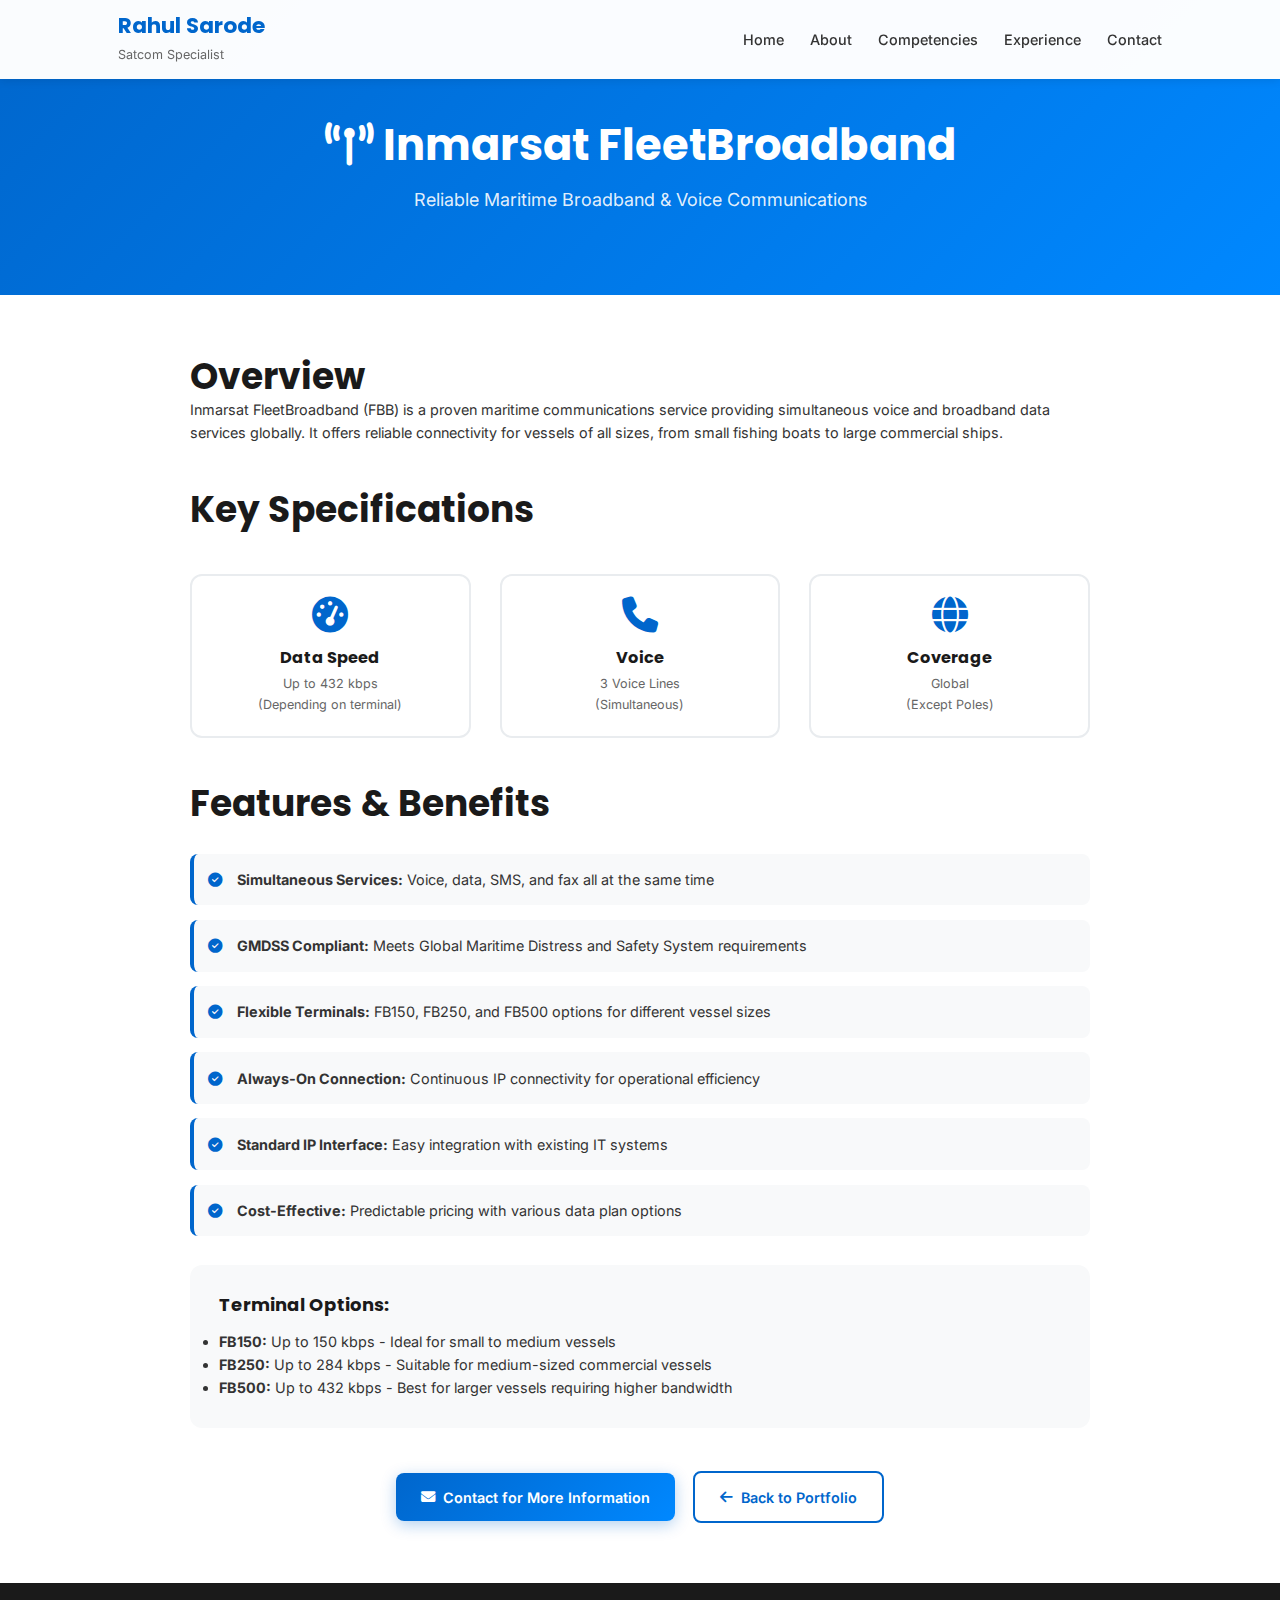
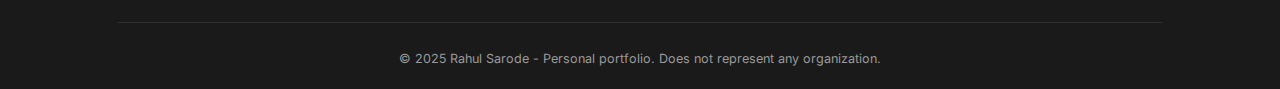
<file: products/fleetbroadband.html>
<!DOCTYPE html>
<html lang="en">

<head>
    <meta charset="UTF-8">
    <meta name="viewport" content="width=device-width, initial-scale=1.0">
    <title>FleetBroadband - Satellite Communications</title>
    <link
        href="https://fonts.googleapis.com/css2?family=Inter:wght@400;500;600;700&family=Poppins:wght@600;700;800&display=swap"
        rel="stylesheet">
    <link rel="stylesheet" href="https://cdnjs.cloudflare.com/ajax/libs/font-awesome/6.5.1/css/all.min.css">
    <link rel="stylesheet" href="../styles.css">
    <style>
        .product-hero {
            background: linear-gradient(135deg, #0066CC 0%, #0088FF 100%);
            color: white;
            padding: 120px 0 80px;
            text-align: center;
        }

        .product-hero h1 {
            color: white;
            margin-bottom: 1rem;
        }

        .product-hero p {
            color: rgba(255, 255, 255, 0.9);
            font-size: 1.25rem;
        }

        .product-content {
            padding: 60px 0;
        }

        .specs-grid {
            display: grid;
            grid-template-columns: repeat(3, 1fr);
            gap: 2rem;
            margin: 3rem 0;
        }

        .spec-card {
            background: white;
            border: 2px solid #e9ecef;
            border-radius: 12px;
            padding: 1.5rem;
            text-align: center;
        }

        .spec-card i {
            font-size: 2.5rem;
            color: #0066CC;
            margin-bottom: 1rem;
        }

        .spec-card h3 {
            font-size: 1.125rem;
            margin-bottom: 0.5rem;
        }

        .spec-card p {
            color: #666;
            font-size: 0.875rem;
        }

        .feature-list {
            list-style: none;
            margin: 2rem 0;
        }

        .feature-list li {
            padding: 1rem;
            margin-bottom: 1rem;
            background: #f8f9fa;
            border-left: 4px solid #0066CC;
            border-radius: 8px;
        }

        .feature-list li i {
            color: #0066CC;
            margin-right: 0.75rem;
        }

        @media (max-width: 768px) {
            .specs-grid {
                grid-template-columns: 1fr;
            }
        }
    </style>
</head>

<body>
    <nav class="navbar">
        <div class="container">
            <a href="../index.html">
                <div class="nav-brand">
                    <h2>Rahul Sarode</h2>
                    <span>Satcom Specialist</span>
                </div>
            </a>
            <ul class="nav-menu">
                <li><a href="../index.html#home">Home</a></li>
                <li><a href="../index.html#about">About</a></li>
                <li><a href="../index.html#competencies">Competencies</a></li>
                <li><a href="../index.html#experience">Experience</a></li>
                <li><a href="../index.html#contact">Contact</a></li>
            </ul>
        </div>
    </nav>

    <div class="product-hero">
        <div class="container">
            <h1><i class="fas fa-broadcast-tower"></i> Inmarsat FleetBroadband</h1>
            <p>Reliable Maritime Broadband & Voice Communications</p>
        </div>
    </div>

    <section class="product-content">
        <div class="container">
            <div style="max-width: 900px; margin: 0 auto;">
                <h2>Overview</h2>
                <p>Inmarsat FleetBroadband (FBB) is a proven maritime communications service providing simultaneous
                    voice and broadband data services globally. It offers reliable connectivity for vessels of all
                    sizes, from small fishing boats to large commercial ships.</p>

                <h2 style="margin-top: 3rem;">Key Specifications</h2>
                <div class="specs-grid">
                    <div class="spec-card">
                        <i class="fas fa-tachometer-alt"></i>
                        <h3>Data Speed</h3>
                        <p>Up to 432 kbps<br>(Depending on terminal)</p>
                    </div>
                    <div class="spec-card">
                        <i class="fas fa-phone"></i>
                        <h3>Voice</h3>
                        <p>3 Voice Lines<br>(Simultaneous)</p>
                    </div>
                    <div class="spec-card">
                        <i class="fas fa-globe"></i>
                        <h3>Coverage</h3>
                        <p>Global<br>(Except Poles)</p>
                    </div>
                </div>

                <h2 style="margin-top: 3rem;">Features & Benefits</h2>
                <ul class="feature-list">
                    <li><i class="fas fa-check-circle"></i> <strong>Simultaneous Services:</strong> Voice, data, SMS,
                        and fax all at the same time</li>
                    <li><i class="fas fa-check-circle"></i> <strong>GMDSS Compliant:</strong> Meets Global Maritime
                        Distress and Safety System requirements</li>
                    <li><i class="fas fa-check-circle"></i> <strong>Flexible Terminals:</strong> FB150, FB250, and FB500
                        options for different vessel sizes</li>
                    <li><i class="fas fa-check-circle"></i> <strong>Always-On Connection:</strong> Continuous IP
                        connectivity for operational efficiency</li>
                    <li><i class="fas fa-check-circle"></i> <strong>Standard IP Interface:</strong> Easy integration
                        with existing IT systems</li>
                    <li><i class="fas fa-check-circle"></i> <strong>Cost-Effective:</strong> Predictable pricing with
                        various data plan options</li>
                </ul>

                <div style="background: #f8f9fa; padding: 2rem; border-radius: 12px; margin: 2rem 0;">
                    <h4>Terminal Options:</h4>
                    <ul style="margin-top: 1rem;">
                        <li><strong>FB150:</strong> Up to 150 kbps - Ideal for small to medium vessels</li>
                        <li><strong>FB250:</strong> Up to 284 kbps - Suitable for medium-sized commercial vessels</li>
                        <li><strong>FB500:</strong> Up to 432 kbps - Best for larger vessels requiring higher bandwidth
                        </li>
                    </ul>
                </div>

                <div style="text-align: center; margin-top: 3rem;">
                    <a href="../index.html#contact" class="btn btn-primary">
                        <i class="fas fa-envelope"></i> Contact for More Information
                    </a>
                    <a href="../index.html" class="btn btn-secondary" style="margin-left: 1rem;">
                        <i class="fas fa-arrow-left"></i> Back to Portfolio
                    </a>
                </div>
            </div>
        </div>
    </section>

    <footer class="footer">
        <div class="container">
            <div class="footer-bottom">
                 <p>&copy; 2025 Rahul Sarode - Personal portfolio. Does not represent any organization.</p>
            </div>
        </div>
    </footer>
</body>


</html>
</file>
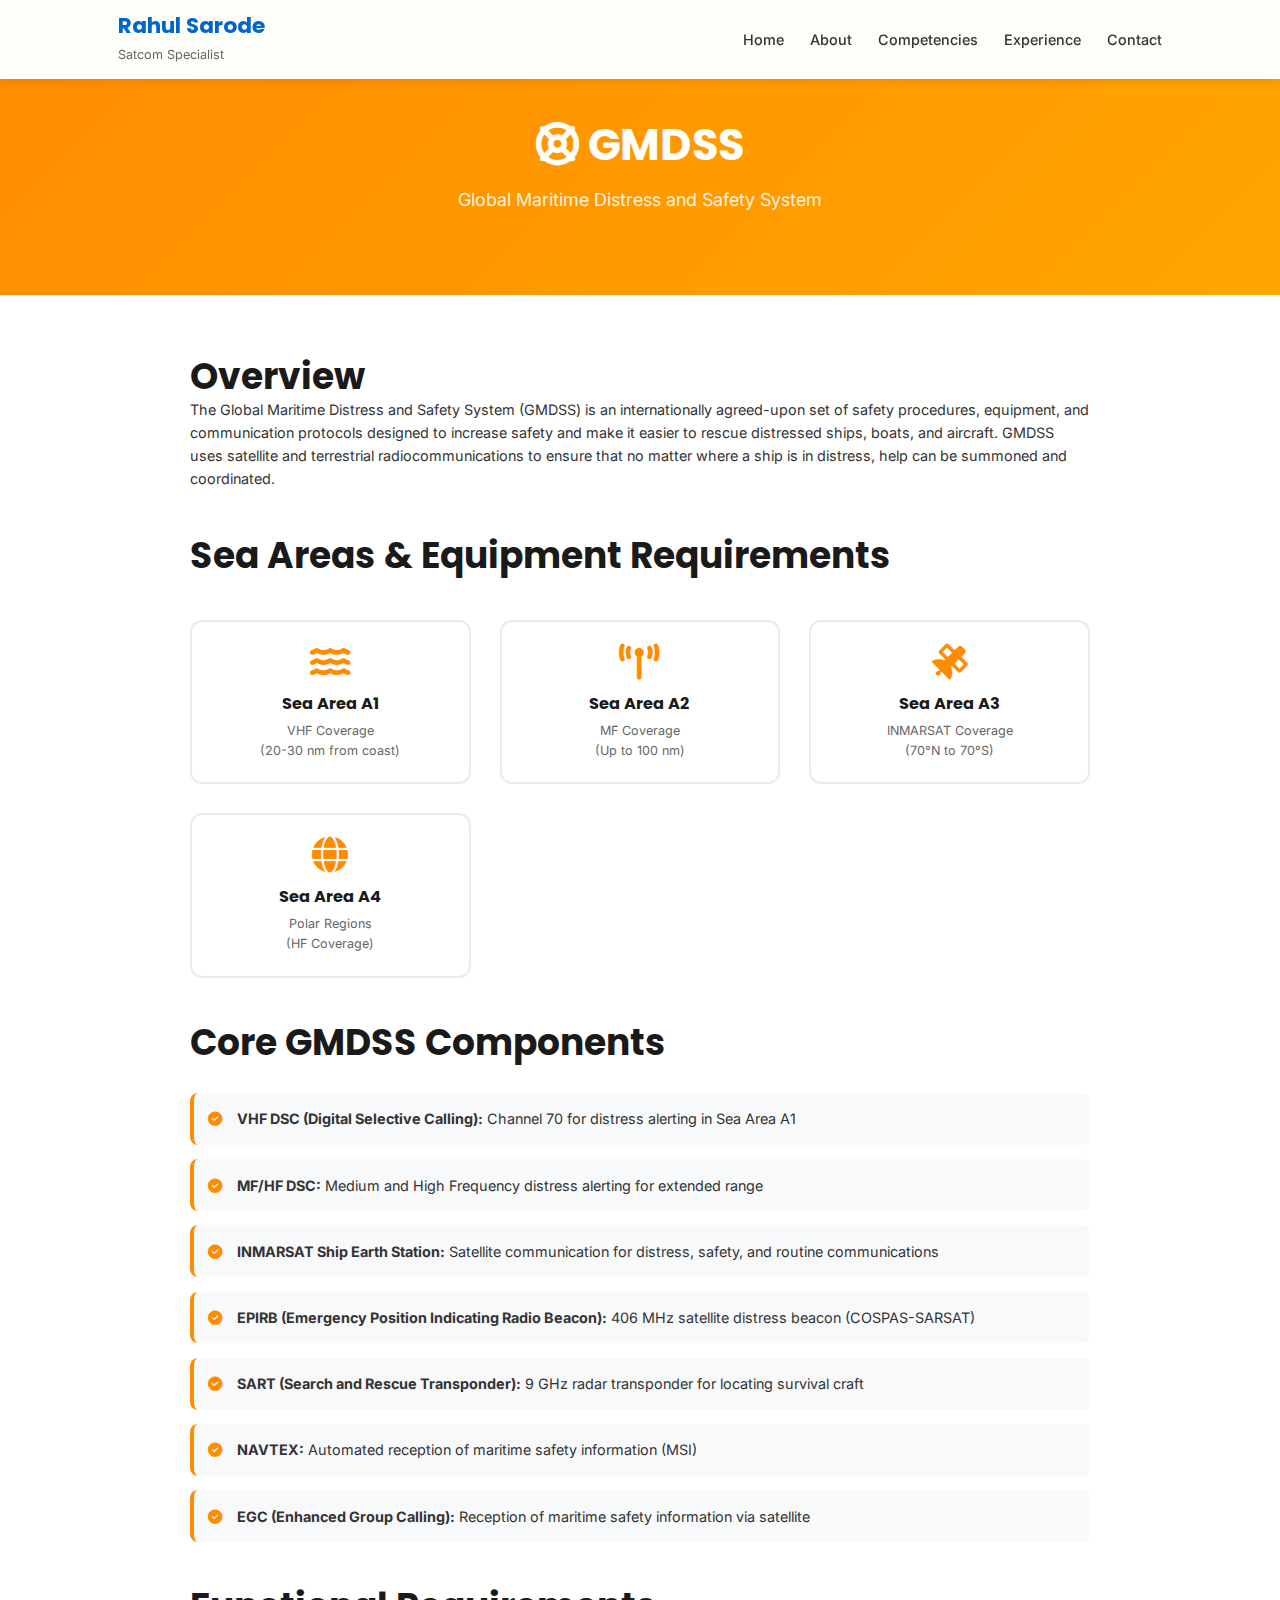
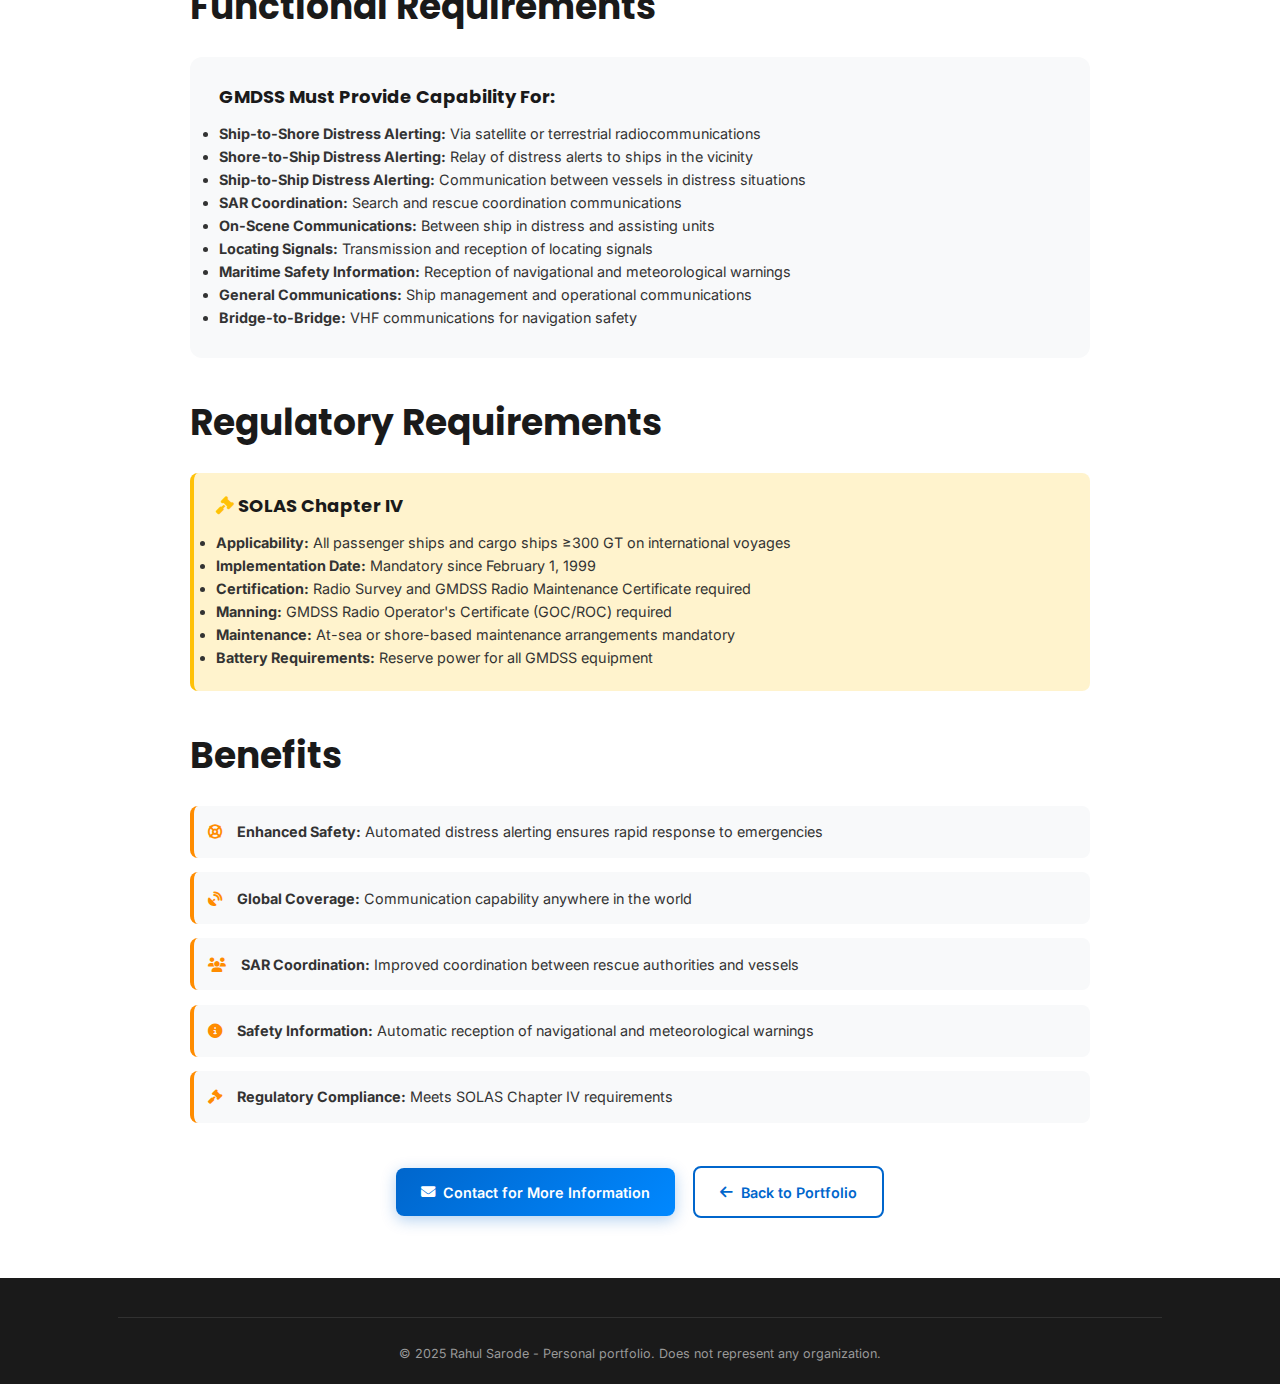
<file: products/gmdss.html>
<!DOCTYPE html>
<html lang="en">

<head>
    <meta charset="UTF-8">
    <meta name="viewport" content="width=device-width, initial-scale=1.0">
    <title>GMDSS - Global Maritime Distress and Safety System</title>
    <link
        href="https://fonts.googleapis.com/css2?family=Inter:wght@400;500;600;700&family=Poppins:wght@600;700;800&display=swap"
        rel="stylesheet">
    <link rel="stylesheet" href="https://cdnjs.cloudflare.com/ajax/libs/font-awesome/6.5.1/css/all.min.css">
    <link rel="stylesheet" href="../styles.css">
    <style>
        .product-hero {
            background: linear-gradient(135deg, #FF8C00 0%, #FFA500 100%);
            color: white;
            padding: 120px 0 80px;
            text-align: center;
        }

        .product-hero h1 {
            color: white;
            margin-bottom: 1rem;
        }

        .product-hero p {
            color: rgba(255, 255, 255, 0.9);
            font-size: 1.25rem;
        }

        .product-content {
            padding: 60px 0;
        }

        .specs-grid {
            display: grid;
            grid-template-columns: repeat(3, 1fr);
            gap: 2rem;
            margin: 3rem 0;
        }

        .spec-card {
            background: white;
            border: 2px solid #e9ecef;
            border-radius: 12px;
            padding: 1.5rem;
            text-align: center;
        }

        .spec-card i {
            font-size: 2.5rem;
            color: #FF8C00;
            margin-bottom: 1rem;
        }

        .spec-card h3 {
            font-size: 1.125rem;
            margin-bottom: 0.5rem;
        }

        .spec-card p {
            color: #666;
            font-size: 0.875rem;
        }

        .feature-list {
            list-style: none;
            margin: 2rem 0;
        }

        .feature-list li {
            padding: 1rem;
            margin-bottom: 1rem;
            background: #f8f9fa;
            border-left: 4px solid #FF8C00;
            border-radius: 8px;
        }

        .feature-list li i {
            color: #FF8C00;
            margin-right: 0.75rem;
        }

        @media (max-width: 768px) {
            .specs-grid {
                grid-template-columns: 1fr;
            }
        }
    </style>
</head>

<body>
    <nav class="navbar">
        <div class="container">
            <a href="../index.html">
                <div class="nav-brand">
                    <h2>Rahul Sarode</h2>
                    <span>Satcom Specialist</span>
                </div>
            </a>
            <ul class="nav-menu">
                <li><a href="../index.html#home">Home</a></li>
                <li><a href="../index.html#about">About</a></li>
                <li><a href="../index.html#competencies">Competencies</a></li>
                <li><a href="../index.html#experience">Experience</a></li>
                <li><a href="../index.html#contact">Contact</a></li>
            </ul>
        </div>
    </nav>

    <div class="product-hero">
        <div class="container">
            <h1><i class="fas fa-life-ring"></i> GMDSS</h1>
            <p>Global Maritime Distress and Safety System</p>
        </div>
    </div>

    <section class="product-content">
        <div class="container">
            <div style="max-width: 900px; margin: 0 auto;">
                <h2>Overview</h2>
                <p>The Global Maritime Distress and Safety System (GMDSS) is an internationally agreed-upon set of
                    safety procedures, equipment, and communication protocols designed to increase safety and make it
                    easier to rescue distressed ships, boats, and aircraft. GMDSS uses satellite and terrestrial
                    radiocommunications to ensure that no matter where a ship is in distress, help can be summoned and
                    coordinated.</p>

                <h2 style="margin-top: 3rem;">Sea Areas & Equipment Requirements</h2>
                <div class="specs-grid">
                    <div class="spec-card">
                        <i class="fas fa-water"></i>
                        <h3>Sea Area A1</h3>
                        <p>VHF Coverage<br>(20-30 nm from coast)</p>
                    </div>
                    <div class="spec-card">
                        <i class="fas fa-broadcast-tower"></i>
                        <h3>Sea Area A2</h3>
                        <p>MF Coverage<br>(Up to 100 nm)</p>
                    </div>
                    <div class="spec-card">
                        <i class="fas fa-satellite"></i>
                        <h3>Sea Area A3</h3>
                        <p>INMARSAT Coverage<br>(70°N to 70°S)</p>
                    </div>
                    <div class="spec-card">
                        <i class="fas fa-globe"></i>
                        <h3>Sea Area A4</h3>
                        <p>Polar Regions<br>(HF Coverage)</p>
                    </div>
                </div>

                <h2 style="margin-top: 3rem;">Core GMDSS Components</h2>
                <ul class="feature-list">
                    <li><i class="fas fa-check-circle"></i> <strong>VHF DSC (Digital Selective Calling):</strong>
                        Channel 70 for distress alerting in Sea Area A1</li>
                    <li><i class="fas fa-check-circle"></i> <strong>MF/HF DSC:</strong> Medium and High Frequency
                        distress alerting for extended range</li>
                    <li><i class="fas fa-check-circle"></i> <strong>INMARSAT Ship Earth Station:</strong> Satellite
                        communication for distress, safety, and routine communications</li>
                    <li><i class="fas fa-check-circle"></i> <strong>EPIRB (Emergency Position Indicating Radio
                            Beacon):</strong> 406 MHz satellite distress beacon (COSPAS-SARSAT)</li>
                    <li><i class="fas fa-check-circle"></i> <strong>SART (Search and Rescue Transponder):</strong> 9
                        GHz radar transponder for locating survival craft</li>
                    <li><i class="fas fa-check-circle"></i> <strong>NAVTEX:</strong> Automated reception of maritime
                        safety information (MSI)</li>
                    <li><i class="fas fa-check-circle"></i> <strong>EGC (Enhanced Group Calling):</strong> Reception of
                        maritime safety information via satellite</li>
                </ul>

                <h2 style="margin-top: 3rem;">Functional Requirements</h2>
                <div style="background: #f8f9fa; padding: 2rem; border-radius: 12px; margin: 2rem 0;">
                    <h4>GMDSS Must Provide Capability For:</h4>
                    <ul style="margin-top: 1rem;">
                        <li><strong>Ship-to-Shore Distress Alerting:</strong> Via satellite or terrestrial
                            radiocommunications</li>
                        <li><strong>Shore-to-Ship Distress Alerting:</strong> Relay of distress alerts to ships in the
                            vicinity</li>
                        <li><strong>Ship-to-Ship Distress Alerting:</strong> Communication between vessels in distress
                            situations</li>
                        <li><strong>SAR Coordination:</strong> Search and rescue coordination communications</li>
                        <li><strong>On-Scene Communications:</strong> Between ship in distress and assisting units</li>
                        <li><strong>Locating Signals:</strong> Transmission and reception of locating signals</li>
                        <li><strong>Maritime Safety Information:</strong> Reception of navigational and meteorological
                            warnings</li>
                        <li><strong>General Communications:</strong> Ship management and operational communications</li>
                        <li><strong>Bridge-to-Bridge:</strong> VHF communications for navigation safety</li>
                    </ul>
                </div>

                <h2 style="margin-top: 3rem;">Regulatory Requirements</h2>
                <div
                    style="background: #fff3cd; border-left: 4px solid #ffc107; padding: 1.5rem; border-radius: 8px; margin: 2rem 0;">
                    <h4><i class="fas fa-gavel" style="color: #ffc107;"></i> SOLAS Chapter IV</h4>
                    <ul style="margin-top: 1rem;">
                        <li><strong>Applicability:</strong> All passenger ships and cargo ships ≥300 GT on
                            international voyages</li>
                        <li><strong>Implementation Date:</strong> Mandatory since February 1, 1999</li>
                        <li><strong>Certification:</strong> Radio Survey and GMDSS Radio Maintenance Certificate
                            required</li>
                        <li><strong>Manning:</strong> GMDSS Radio Operator's Certificate (GOC/ROC) required</li>
                        <li><strong>Maintenance:</strong> At-sea or shore-based maintenance arrangements mandatory</li>
                        <li><strong>Battery Requirements:</strong> Reserve power for all GMDSS equipment</li>
                    </ul>
                </div>

                <h2 style="margin-top: 3rem;">Benefits</h2>
                <ul class="feature-list">
                    <li><i class="fas fa-life-ring"></i> <strong>Enhanced Safety:</strong> Automated distress alerting
                        ensures rapid response to emergencies</li>
                    <li><i class="fas fa-satellite-dish"></i> <strong>Global Coverage:</strong> Communication
                        capability anywhere in the world</li>
                    <li><i class="fas fa-users"></i> <strong>SAR Coordination:</strong> Improved coordination between
                        rescue authorities and vessels</li>
                    <li><i class="fas fa-info-circle"></i> <strong>Safety Information:</strong> Automatic reception of
                        navigational and meteorological warnings</li>
                    <li><i class="fas fa-gavel"></i> <strong>Regulatory Compliance:</strong> Meets SOLAS Chapter IV
                        requirements</li>
                </ul>

                <div style="text-align: center; margin-top: 3rem;">
                    <a href="../index.html#contact" class="btn btn-primary">
                        <i class="fas fa-envelope"></i> Contact for More Information
                    </a>
                    <a href="../index.html" class="btn btn-secondary" style="margin-left: 1rem;">
                        <i class="fas fa-arrow-left"></i> Back to Portfolio
                    </a>
                </div>
            </div>
        </div>
    </section>

    <footer class="footer">
        <div class="container">
            <div class="footer-bottom">
                 <p>&copy; 2025 Rahul Sarode - Personal portfolio. Does not represent any organization.</p>
            </div>
        </div>
    </footer>
</body>


</html>
</file>
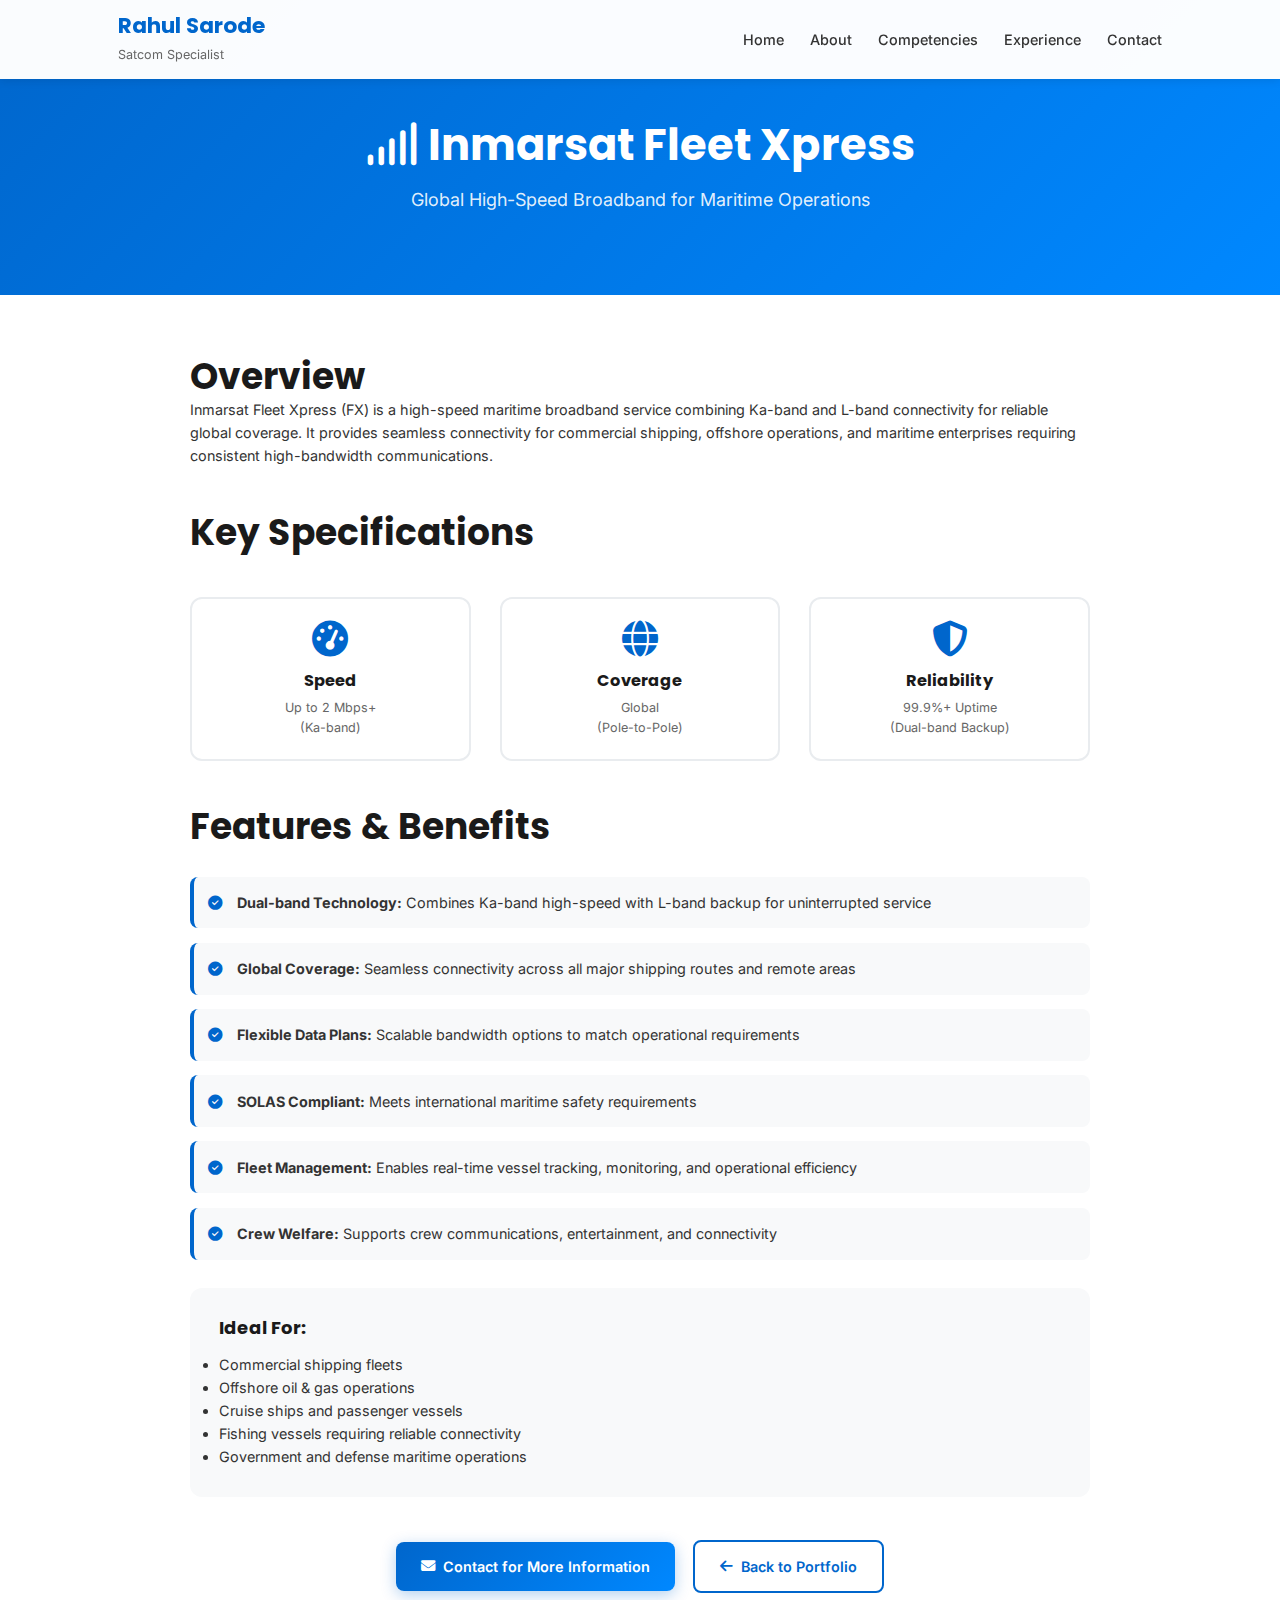
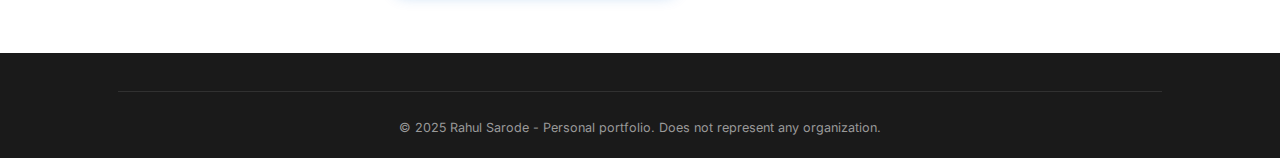
<file: products/inmarsat-fx.html>
<!DOCTYPE html>
<html lang="en">

<head>
    <meta charset="UTF-8">
    <meta name="viewport" content="width=device-width, initial-scale=1.0">
    <title>Inmarsat Fleet Xpress - Satellite Communications</title>
    <link
        href="https://fonts.googleapis.com/css2?family=Inter:wght@400;500;600;700&family=Poppins:wght@600;700;800&display=swap"
        rel="stylesheet">
    <link rel="stylesheet" href="https://cdnjs.cloudflare.com/ajax/libs/font-awesome/6.5.1/css/all.min.css">
    <link rel="stylesheet" href="../styles.css">
    <style>
        .product-hero {
            background: linear-gradient(135deg, #0066CC 0%, #0088FF 100%);
            color: white;
            padding: 120px 0 80px;
            text-align: center;
        }

        .product-hero h1 {
            color: white;
            margin-bottom: 1rem;
        }

        .product-hero p {
            color: rgba(255, 255, 255, 0.9);
            font-size: 1.25rem;
        }

        .product-content {
            padding: 60px 0;
        }

        .specs-grid {
            display: grid;
            grid-template-columns: repeat(3, 1fr);
            gap: 2rem;
            margin: 3rem 0;
        }

        .spec-card {
            background: white;
            border: 2px solid #e9ecef;
            border-radius: 12px;
            padding: 1.5rem;
            text-align: center;
        }

        .spec-card i {
            font-size: 2.5rem;
            color: #0066CC;
            margin-bottom: 1rem;
        }

        .spec-card h3 {
            font-size: 1.125rem;
            margin-bottom: 0.5rem;
        }

        .spec-card p {
            color: #666;
            font-size: 0.875rem;
        }

        .feature-list {
            list-style: none;
            margin: 2rem 0;
        }

        .feature-list li {
            padding: 1rem;
            margin-bottom: 1rem;
            background: #f8f9fa;
            border-left: 4px solid #0066CC;
            border-radius: 8px;
        }

        .feature-list li i {
            color: #0066CC;
            margin-right: 0.75rem;
        }

        @media (max-width: 768px) {
            .specs-grid {
                grid-template-columns: 1fr;
            }
        }
    </style>
</head>

<body>
    <nav class="navbar">
        <div class="container">
            <a href="../index.html">
                <div class="nav-brand">
                    <h2>Rahul Sarode</h2>
                    <span>Satcom Specialist</span>
                </div>
            </a>
            <ul class="nav-menu">
                <li><a href="../index.html#home">Home</a></li>
                <li><a href="../index.html#about">About</a></li>
                <li><a href="../index.html#competencies">Competencies</a></li>
                <li><a href="../index.html#experience">Experience</a></li>
                <li><a href="../index.html#contact">Contact</a></li>
            </ul>
        </div>
    </nav>

    <div class="product-hero">
        <div class="container">
            <h1><i class="fas fa-signal"></i> Inmarsat Fleet Xpress</h1>
            <p>Global High-Speed Broadband for Maritime Operations</p>
        </div>
    </div>

    <section class="product-content">
        <div class="container">
            <div style="max-width: 900px; margin: 0 auto;">
                <h2>Overview</h2>
                <p>Inmarsat Fleet Xpress (FX) is a high-speed maritime broadband service combining Ka-band and L-band
                    connectivity for reliable global coverage. It provides seamless connectivity for commercial
                    shipping, offshore operations, and maritime enterprises requiring consistent high-bandwidth
                    communications.</p>

                <h2 style="margin-top: 3rem;">Key Specifications</h2>
                <div class="specs-grid">
                    <div class="spec-card">
                        <i class="fas fa-tachometer-alt"></i>
                        <h3>Speed</h3>
                        <p>Up to 2 Mbps+<br>(Ka-band)</p>
                    </div>
                    <div class="spec-card">
                        <i class="fas fa-globe"></i>
                        <h3>Coverage</h3>
                        <p>Global<br>(Pole-to-Pole)</p>
                    </div>
                    <div class="spec-card">
                        <i class="fas fa-shield-alt"></i>
                        <h3>Reliability</h3>
                        <p>99.9%+ Uptime<br>(Dual-band Backup)</p>
                    </div>
                </div>

                <h2 style="margin-top: 3rem;">Features & Benefits</h2>
                <ul class="feature-list">
                    <li><i class="fas fa-check-circle"></i> <strong>Dual-band Technology:</strong> Combines Ka-band
                        high-speed with L-band backup for uninterrupted service</li>
                    <li><i class="fas fa-check-circle"></i> <strong>Global Coverage:</strong> Seamless connectivity
                        across all major shipping routes and remote areas</li>
                    <li><i class="fas fa-check-circle"></i> <strong>Flexible Data Plans:</strong> Scalable bandwidth
                        options to match operational requirements</li>
                    <li><i class="fas fa-check-circle"></i> <strong>SOLAS Compliant:</strong> Meets international
                        maritime safety requirements</li>
                    <li><i class="fas fa-check-circle"></i> <strong>Fleet Management:</strong> Enables real-time vessel
                        tracking, monitoring, and operational efficiency</li>
                    <li><i class="fas fa-check-circle"></i> <strong>Crew Welfare:</strong> Supports crew communications,
                        entertainment, and connectivity</li>
                </ul>

                <div style="background: #f8f9fa; padding: 2rem; border-radius: 12px; margin: 2rem 0;">
                    <h4>Ideal For:</h4>
                    <ul style="margin-top: 1rem;">
                        <li>Commercial shipping fleets</li>
                        <li>Offshore oil & gas operations</li>
                        <li>Cruise ships and passenger vessels</li>
                        <li>Fishing vessels requiring reliable connectivity</li>
                        <li>Government and defense maritime operations</li>
                    </ul>
                </div>

                <div style="text-align: center; margin-top: 3rem;">
                    <a href="../index.html#contact" class="btn btn-primary">
                        <i class="fas fa-envelope"></i> Contact for More Information
                    </a>
                    <a href="../index.html" class="btn btn-secondary" style="margin-left: 1rem;">
                        <i class="fas fa-arrow-left"></i> Back to Portfolio
                    </a>
                </div>
            </div>
        </div>
    </section>

    <footer class="footer">
        <div class="container">
            <div class="footer-bottom">
                 <p>&copy; 2025 Rahul Sarode - Personal portfolio. Does not represent any organization.</p>
            </div>
        </div>
    </footer>
</body>


</html>
</file>
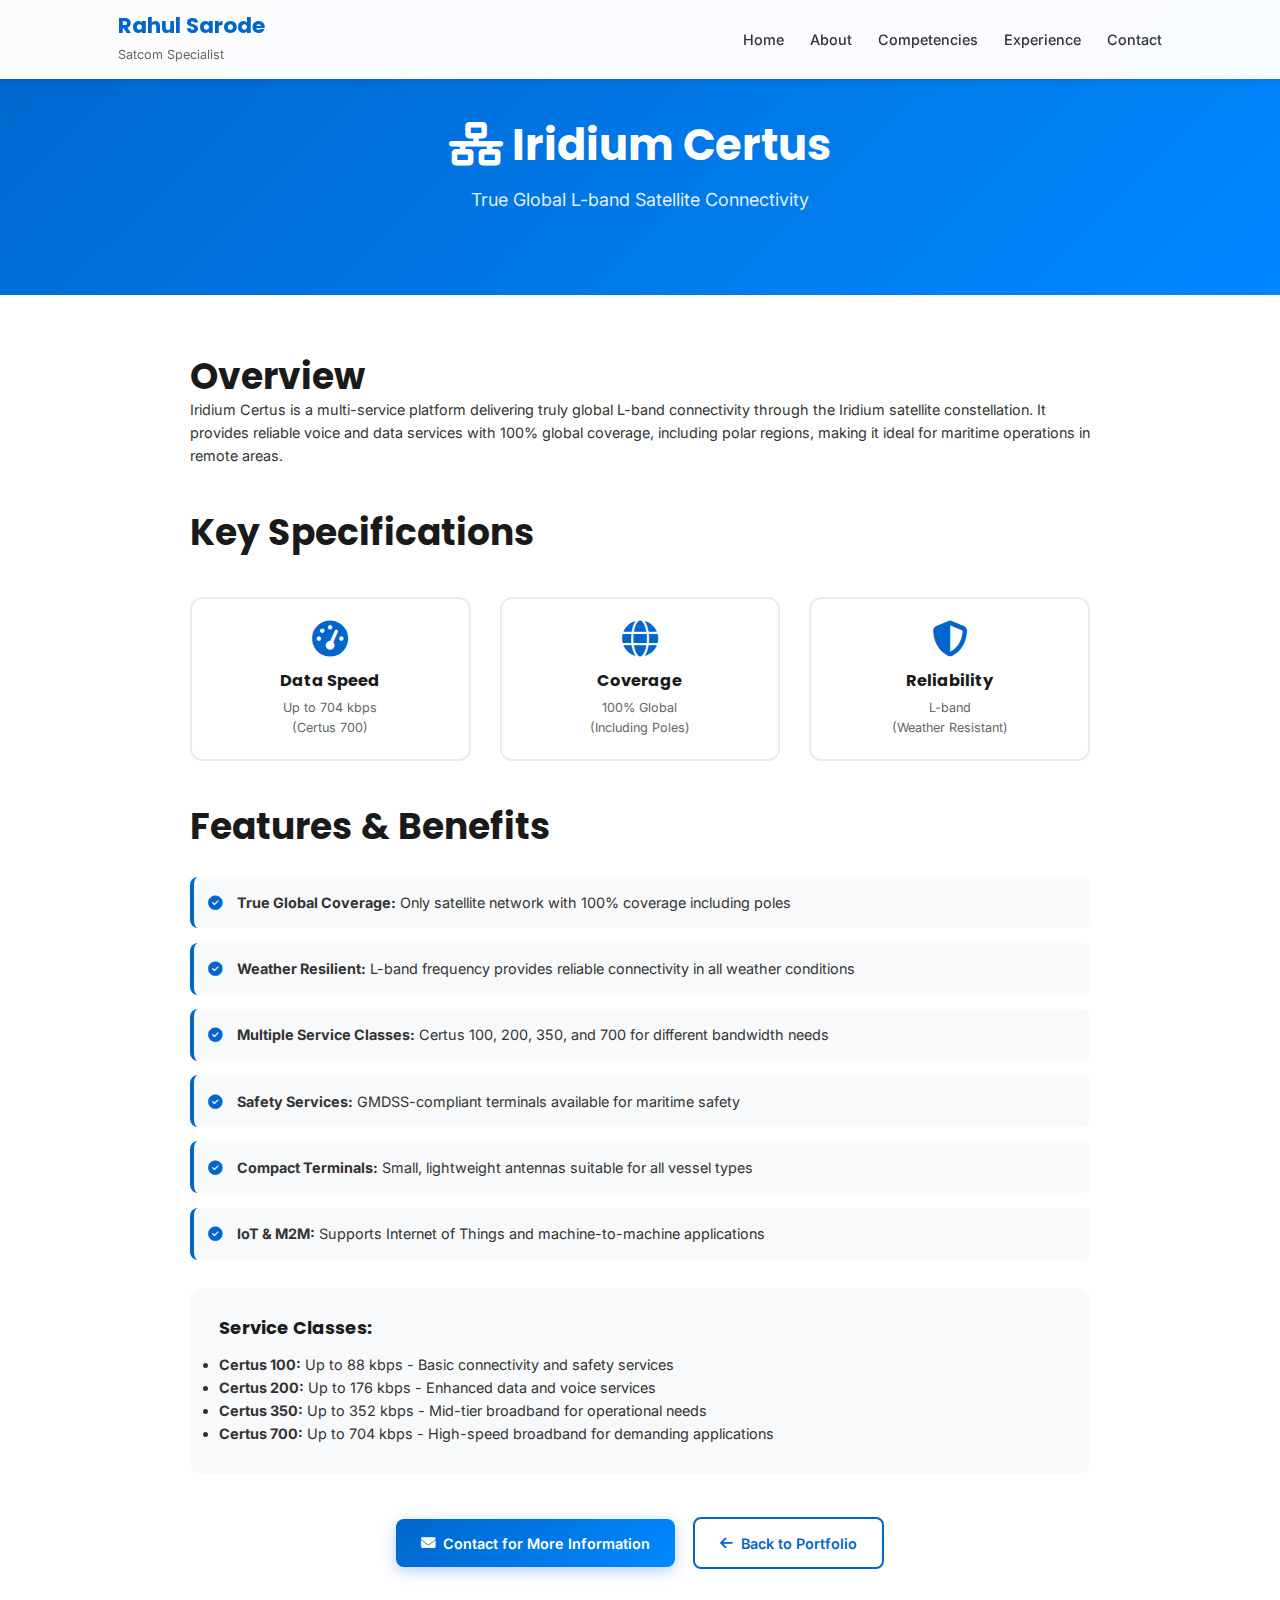
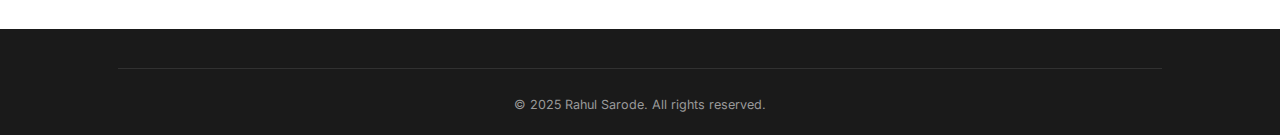
<file: products/iridium-certus.html>
<!DOCTYPE html>
<html lang="en">

<head>
    <meta charset="UTF-8">
    <meta name="viewport" content="width=device-width, initial-scale=1.0">
    <title>Iridium Certus - Satellite Communications</title>
    <link
        href="https://fonts.googleapis.com/css2?family=Inter:wght@400;500;600;700&family=Poppins:wght@600;700;800&display=swap"
        rel="stylesheet">
    <link rel="stylesheet" href="https://cdnjs.cloudflare.com/ajax/libs/font-awesome/6.5.1/css/all.min.css">
    <link rel="stylesheet" href="../styles.css">
    <style>
        .product-hero {
            background: linear-gradient(135deg, #0066CC 0%, #0088FF 100%);
            color: white;
            padding: 120px 0 80px;
            text-align: center;
        }

        .product-hero h1 {
            color: white;
            margin-bottom: 1rem;
        }

        .product-hero p {
            color: rgba(255, 255, 255, 0.9);
            font-size: 1.25rem;
        }

        .product-content {
            padding: 60px 0;
        }

        .specs-grid {
            display: grid;
            grid-template-columns: repeat(3, 1fr);
            gap: 2rem;
            margin: 3rem 0;
        }

        .spec-card {
            background: white;
            border: 2px solid #e9ecef;
            border-radius: 12px;
            padding: 1.5rem;
            text-align: center;
        }

        .spec-card i {
            font-size: 2.5rem;
            color: #0066CC;
            margin-bottom: 1rem;
        }

        .spec-card h3 {
            font-size: 1.125rem;
            margin-bottom: 0.5rem;
        }

        .spec-card p {
            color: #666;
            font-size: 0.875rem;
        }

        .feature-list {
            list-style: none;
            margin: 2rem 0;
        }

        .feature-list li {
            padding: 1rem;
            margin-bottom: 1rem;
            background: #f8f9fa;
            border-left: 4px solid #0066CC;
            border-radius: 8px;
        }

        .feature-list li i {
            color: #0066CC;
            margin-right: 0.75rem;
        }

        @media (max-width: 768px) {
            .specs-grid {
                grid-template-columns: 1fr;
            }
        }
    </style>
</head>

<body>
    <nav class="navbar">
        <div class="container">
            <a href="../index.html">
                <div class="nav-brand">
                    <h2>Rahul Sarode</h2>
                    <span>Satcom Specialist</span>
                </div>
            </a>
            <ul class="nav-menu">
                <li><a href="../index.html#home">Home</a></li>
                <li><a href="../index.html#about">About</a></li>
                <li><a href="../index.html#competencies">Competencies</a></li>
                <li><a href="../index.html#experience">Experience</a></li>
                <li><a href="../index.html#contact">Contact</a></li>
            </ul>
        </div>
    </nav>

    <div class="product-hero">
        <div class="container">
            <h1><i class="fas fa-network-wired"></i> Iridium Certus</h1>
            <p>True Global L-band Satellite Connectivity</p>
        </div>
    </div>

    <section class="product-content">
        <div class="container">
            <div style="max-width: 900px; margin: 0 auto;">
                <h2>Overview</h2>
                <p>Iridium Certus is a multi-service platform delivering truly global L-band connectivity through the
                    Iridium satellite constellation. It provides reliable voice and data services with 100% global
                    coverage, including polar regions, making it ideal for maritime operations in remote areas.</p>

                <h2 style="margin-top: 3rem;">Key Specifications</h2>
                <div class="specs-grid">
                    <div class="spec-card">
                        <i class="fas fa-tachometer-alt"></i>
                        <h3>Data Speed</h3>
                        <p>Up to 704 kbps<br>(Certus 700)</p>
                    </div>
                    <div class="spec-card">
                        <i class="fas fa-globe"></i>
                        <h3>Coverage</h3>
                        <p>100% Global<br>(Including Poles)</p>
                    </div>
                    <div class="spec-card">
                        <i class="fas fa-shield-alt"></i>
                        <h3>Reliability</h3>
                        <p>L-band<br>(Weather Resistant)</p>
                    </div>
                </div>

                <h2 style="margin-top: 3rem;">Features & Benefits</h2>
                <ul class="feature-list">
                    <li><i class="fas fa-check-circle"></i> <strong>True Global Coverage:</strong> Only satellite
                        network with 100% coverage including poles</li>
                    <li><i class="fas fa-check-circle"></i> <strong>Weather Resilient:</strong> L-band frequency
                        provides reliable connectivity in all weather conditions</li>
                    <li><i class="fas fa-check-circle"></i> <strong>Multiple Service Classes:</strong> Certus 100, 200,
                        350, and 700 for different bandwidth needs</li>
                    <li><i class="fas fa-check-circle"></i> <strong>Safety Services:</strong> GMDSS-compliant terminals
                        available for maritime safety</li>
                    <li><i class="fas fa-check-circle"></i> <strong>Compact Terminals:</strong> Small, lightweight
                        antennas suitable for all vessel types</li>
                    <li><i class="fas fa-check-circle"></i> <strong>IoT & M2M:</strong> Supports Internet of Things and
                        machine-to-machine applications</li>
                </ul>

                <div style="background: #f8f9fa; padding: 2rem; border-radius: 12px; margin: 2rem 0;">
                    <h4>Service Classes:</h4>
                    <ul style="margin-top: 1rem;">
                        <li><strong>Certus 100:</strong> Up to 88 kbps - Basic connectivity and safety services</li>
                        <li><strong>Certus 200:</strong> Up to 176 kbps - Enhanced data and voice services</li>
                        <li><strong>Certus 350:</strong> Up to 352 kbps - Mid-tier broadband for operational needs</li>
                        <li><strong>Certus 700:</strong> Up to 704 kbps - High-speed broadband for demanding
                            applications</li>
                    </ul>
                </div>

                <div style="text-align: center; margin-top: 3rem;">
                    <a href="../index.html#contact" class="btn btn-primary">
                        <i class="fas fa-envelope"></i> Contact for More Information
                    </a>
                    <a href="../index.html" class="btn btn-secondary" style="margin-left: 1rem;">
                        <i class="fas fa-arrow-left"></i> Back to Portfolio
                    </a>
                </div>
            </div>
        </div>
    </section>

    <footer class="footer">
        <div class="container">
            <div class="footer-bottom">
                <p>&copy; 2025 Rahul Sarode. All rights reserved.</p>
            </div>
        </div>
    </footer>
</body>

</html>
</file>
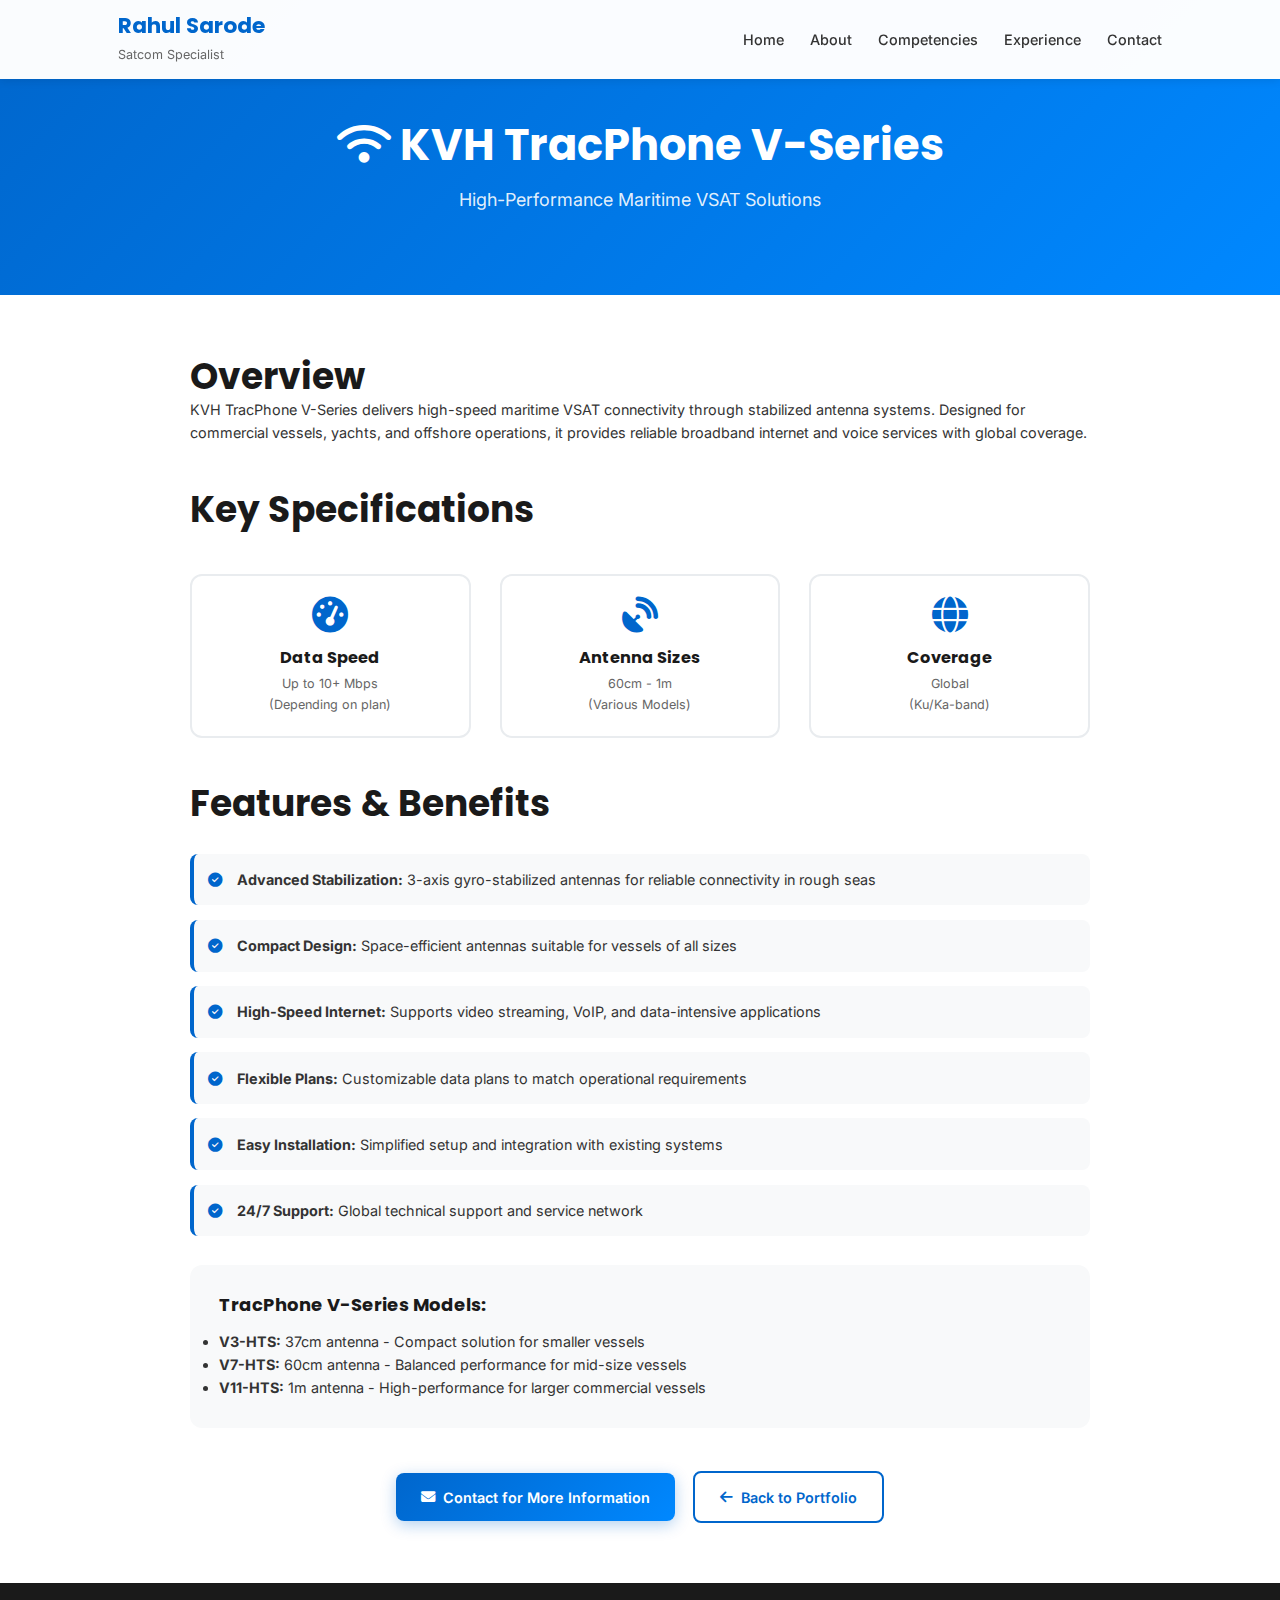
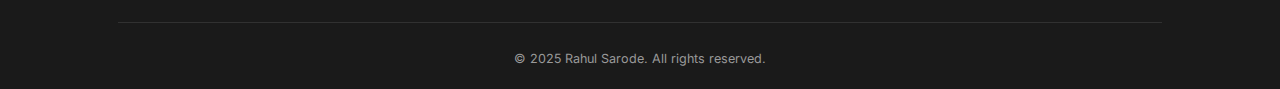
<file: products/kvh-vsat.html>
<!DOCTYPE html>
<html lang="en">

<head>
    <meta charset="UTF-8">
    <meta name="viewport" content="width=device-width, initial-scale=1.0">
    <title>KVH VSAT - Satellite Communications</title>
    <link
        href="https://fonts.googleapis.com/css2?family=Inter:wght@400;500;600;700&family=Poppins:wght@600;700;800&display=swap"
        rel="stylesheet">
    <link rel="stylesheet" href="https://cdnjs.cloudflare.com/ajax/libs/font-awesome/6.5.1/css/all.min.css">
    <link rel="stylesheet" href="../styles.css">
    <style>
        .product-hero {
            background: linear-gradient(135deg, #0066CC 0%, #0088FF 100%);
            color: white;
            padding: 120px 0 80px;
            text-align: center;
        }

        .product-hero h1 {
            color: white;
            margin-bottom: 1rem;
        }

        .product-hero p {
            color: rgba(255, 255, 255, 0.9);
            font-size: 1.25rem;
        }

        .product-content {
            padding: 60px 0;
        }

        .specs-grid {
            display: grid;
            grid-template-columns: repeat(3, 1fr);
            gap: 2rem;
            margin: 3rem 0;
        }

        .spec-card {
            background: white;
            border: 2px solid #e9ecef;
            border-radius: 12px;
            padding: 1.5rem;
            text-align: center;
        }

        .spec-card i {
            font-size: 2.5rem;
            color: #0066CC;
            margin-bottom: 1rem;
        }

        .spec-card h3 {
            font-size: 1.125rem;
            margin-bottom: 0.5rem;
        }

        .spec-card p {
            color: #666;
            font-size: 0.875rem;
        }

        .feature-list {
            list-style: none;
            margin: 2rem 0;
        }

        .feature-list li {
            padding: 1rem;
            margin-bottom: 1rem;
            background: #f8f9fa;
            border-left: 4px solid #0066CC;
            border-radius: 8px;
        }

        .feature-list li i {
            color: #0066CC;
            margin-right: 0.75rem;
        }

        @media (max-width: 768px) {
            .specs-grid {
                grid-template-columns: 1fr;
            }
        }
    </style>
</head>

<body>
    <nav class="navbar">
        <div class="container">
            <div class="nav-brand">
                <h2>Rahul Sarode</h2>
                <span>Satcom Specialist</span>
            </div>
            <ul class="nav-menu">
                <li><a href="../index.html#home">Home</a></li>
                <li><a href="../index.html#about">About</a></li>
                <li><a href="../index.html#competencies">Competencies</a></li>
                <li><a href="../index.html#experience">Experience</a></li>
                <li><a href="../index.html#contact">Contact</a></li>
            </ul>
        </div>
    </nav>

    <div class="product-hero">
        <div class="container">
            <h1><i class="fas fa-wifi"></i> KVH TracPhone V-Series</h1>
            <p>High-Performance Maritime VSAT Solutions</p>
        </div>
    </div>

    <section class="product-content">
        <div class="container">
            <div style="max-width: 900px; margin: 0 auto;">
                <h2>Overview</h2>
                <p>KVH TracPhone V-Series delivers high-speed maritime VSAT connectivity through stabilized antenna
                    systems. Designed for commercial vessels, yachts, and offshore operations, it provides reliable
                    broadband internet and voice services with global coverage.</p>

                <h2 style="margin-top: 3rem;">Key Specifications</h2>
                <div class="specs-grid">
                    <div class="spec-card">
                        <i class="fas fa-tachometer-alt"></i>
                        <h3>Data Speed</h3>
                        <p>Up to 10+ Mbps<br>(Depending on plan)</p>
                    </div>
                    <div class="spec-card">
                        <i class="fas fa-satellite-dish"></i>
                        <h3>Antenna Sizes</h3>
                        <p>60cm - 1m<br>(Various Models)</p>
                    </div>
                    <div class="spec-card">
                        <i class="fas fa-globe"></i>
                        <h3>Coverage</h3>
                        <p>Global<br>(Ku/Ka-band)</p>
                    </div>
                </div>

                <h2 style="margin-top: 3rem;">Features & Benefits</h2>
                <ul class="feature-list">
                    <li><i class="fas fa-check-circle"></i> <strong>Advanced Stabilization:</strong> 3-axis
                        gyro-stabilized antennas for reliable connectivity in rough seas</li>
                    <li><i class="fas fa-check-circle"></i> <strong>Compact Design:</strong> Space-efficient antennas
                        suitable for vessels of all sizes</li>
                    <li><i class="fas fa-check-circle"></i> <strong>High-Speed Internet:</strong> Supports video
                        streaming, VoIP, and data-intensive applications</li>
                    <li><i class="fas fa-check-circle"></i> <strong>Flexible Plans:</strong> Customizable data plans to
                        match operational requirements</li>
                    <li><i class="fas fa-check-circle"></i> <strong>Easy Installation:</strong> Simplified setup and
                        integration with existing systems</li>
                    <li><i class="fas fa-check-circle"></i> <strong>24/7 Support:</strong> Global technical support and
                        service network</li>
                </ul>

                <div style="background: #f8f9fa; padding: 2rem; border-radius: 12px; margin: 2rem 0;">
                    <h4>TracPhone V-Series Models:</h4>
                    <ul style="margin-top: 1rem;">
                        <li><strong>V3-HTS:</strong> 37cm antenna - Compact solution for smaller vessels</li>
                        <li><strong>V7-HTS:</strong> 60cm antenna - Balanced performance for mid-size vessels</li>
                        <li><strong>V11-HTS:</strong> 1m antenna - High-performance for larger commercial vessels</li>
                    </ul>
                </div>

                <div style="text-align: center; margin-top: 3rem;">
                    <a href="../index.html#contact" class="btn btn-primary">
                        <i class="fas fa-envelope"></i> Contact for More Information
                    </a>
                    <a href="../index.html" class="btn btn-secondary" style="margin-left: 1rem;">
                        <i class="fas fa-arrow-left"></i> Back to Portfolio
                    </a>
                </div>
            </div>
        </div>
    </section>

    <footer class="footer">
        <div class="container">
            <div class="footer-bottom">
                <p>&copy; 2025 Rahul Sarode. All rights reserved.</p>
            </div>
        </div>
    </footer>
</body>

</html>
</file>
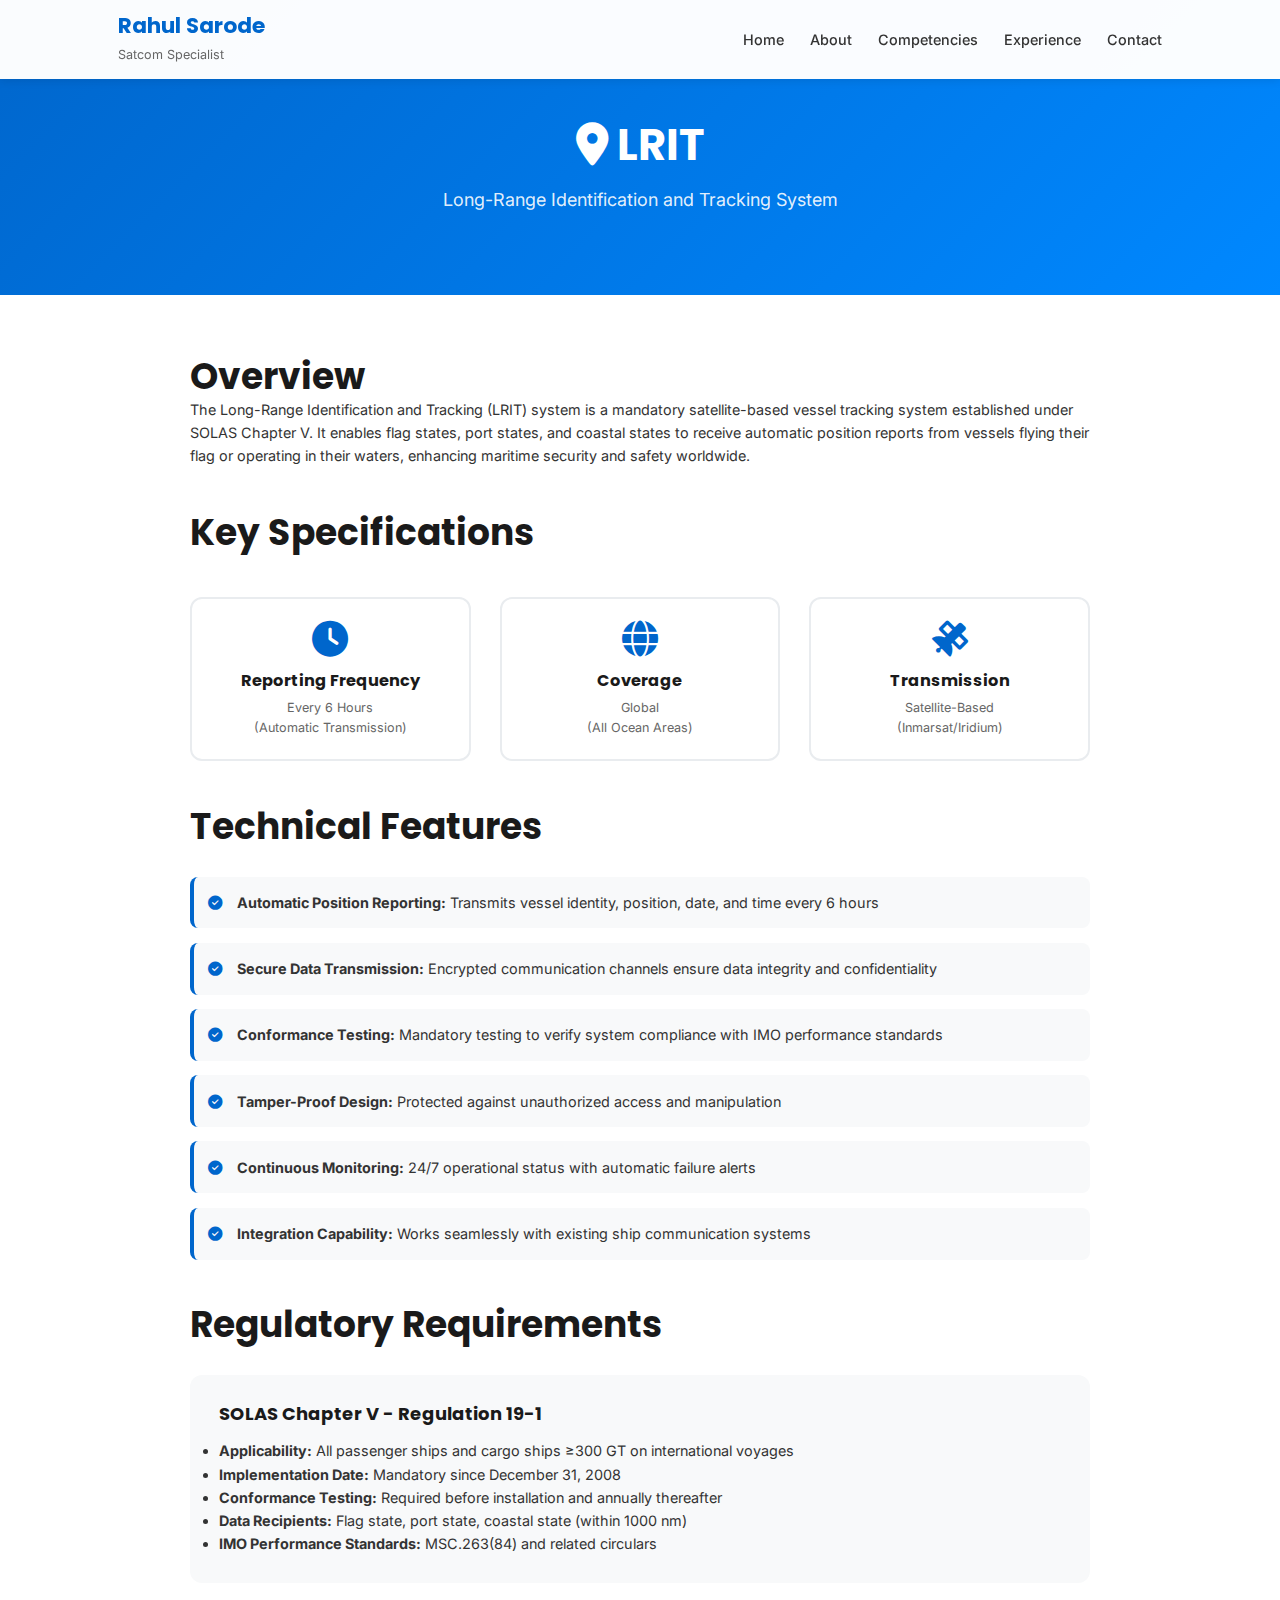
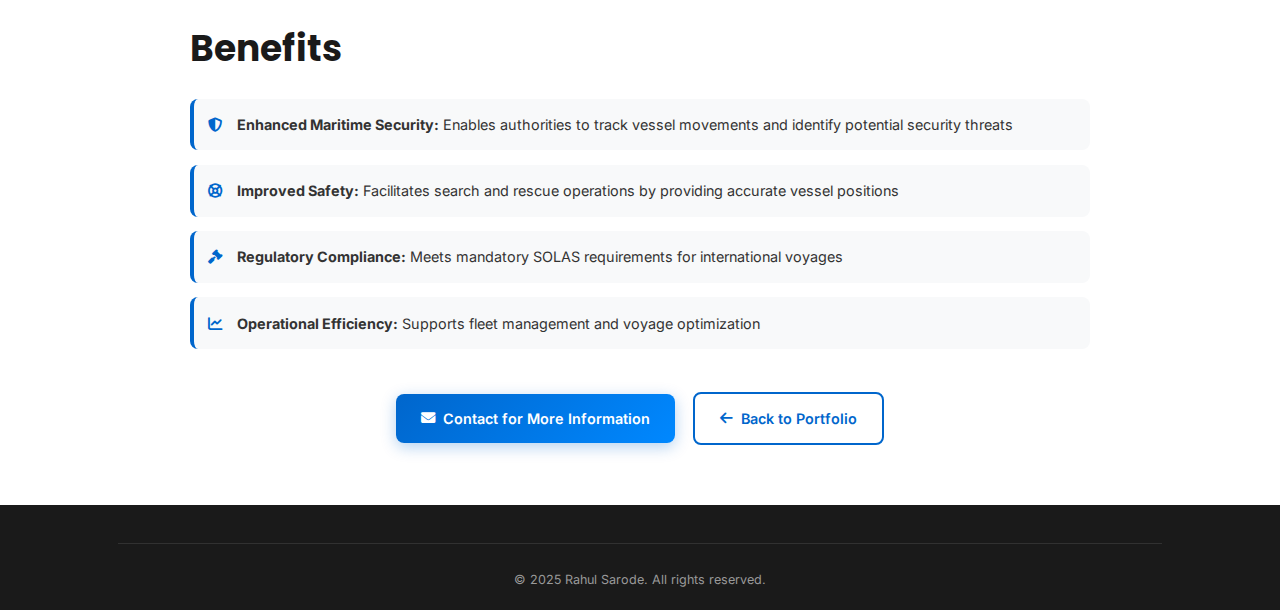
<file: products/lrit.html>
<!DOCTYPE html>
<html lang="en">

<head>
    <meta charset="UTF-8">
    <meta name="viewport" content="width=device-width, initial-scale=1.0">
    <title>LRIT - Long-Range Identification and Tracking</title>
    <link
        href="https://fonts.googleapis.com/css2?family=Inter:wght@400;500;600;700&family=Poppins:wght@600;700;800&display=swap"
        rel="stylesheet">
    <link rel="stylesheet" href="https://cdnjs.cloudflare.com/ajax/libs/font-awesome/6.5.1/css/all.min.css">
    <link rel="stylesheet" href="../styles.css">
    <style>
        .product-hero {
            background: linear-gradient(135deg, #0066CC 0%, #0088FF 100%);
            color: white;
            padding: 120px 0 80px;
            text-align: center;
        }

        .product-hero h1 {
            color: white;
            margin-bottom: 1rem;
        }

        .product-hero p {
            color: rgba(255, 255, 255, 0.9);
            font-size: 1.25rem;
        }

        .product-content {
            padding: 60px 0;
        }

        .specs-grid {
            display: grid;
            grid-template-columns: repeat(3, 1fr);
            gap: 2rem;
            margin: 3rem 0;
        }

        .spec-card {
            background: white;
            border: 2px solid #e9ecef;
            border-radius: 12px;
            padding: 1.5rem;
            text-align: center;
        }

        .spec-card i {
            font-size: 2.5rem;
            color: #0066CC;
            margin-bottom: 1rem;
        }

        .spec-card h3 {
            font-size: 1.125rem;
            margin-bottom: 0.5rem;
        }

        .spec-card p {
            color: #666;
            font-size: 0.875rem;
        }

        .feature-list {
            list-style: none;
            margin: 2rem 0;
        }

        .feature-list li {
            padding: 1rem;
            margin-bottom: 1rem;
            background: #f8f9fa;
            border-left: 4px solid #0066CC;
            border-radius: 8px;
        }

        .feature-list li i {
            color: #0066CC;
            margin-right: 0.75rem;
        }

        @media (max-width: 768px) {
            .specs-grid {
                grid-template-columns: 1fr;
            }
        }
    </style>
</head>

<body>
    <nav class="navbar">
        <div class="container">
            <a href="../index.html">
                <div class="nav-brand">
                    <h2>Rahul Sarode</h2>
                    <span>Satcom Specialist</span>
                </div>
            </a>
            <ul class="nav-menu">
                <li><a href="../index.html#home">Home</a></li>
                <li><a href="../index.html#about">About</a></li>
                <li><a href="../index.html#competencies">Competencies</a></li>
                <li><a href="../index.html#experience">Experience</a></li>
                <li><a href="../index.html#contact">Contact</a></li>
            </ul>
        </div>
    </nav>

    <div class="product-hero">
        <div class="container">
            <h1><i class="fas fa-map-marker-alt"></i> LRIT</h1>
            <p>Long-Range Identification and Tracking System</p>
        </div>
    </div>

    <section class="product-content">
        <div class="container">
            <div style="max-width: 900px; margin: 0 auto;">
                <h2>Overview</h2>
                <p>The Long-Range Identification and Tracking (LRIT) system is a mandatory satellite-based vessel
                    tracking system established under SOLAS Chapter V. It enables flag states, port states, and coastal
                    states to receive automatic position reports from vessels flying their flag or operating in their
                    waters, enhancing maritime security and safety worldwide.</p>

                <h2 style="margin-top: 3rem;">Key Specifications</h2>
                <div class="specs-grid">
                    <div class="spec-card">
                        <i class="fas fa-clock"></i>
                        <h3>Reporting Frequency</h3>
                        <p>Every 6 Hours<br>(Automatic Transmission)</p>
                    </div>
                    <div class="spec-card">
                        <i class="fas fa-globe"></i>
                        <h3>Coverage</h3>
                        <p>Global<br>(All Ocean Areas)</p>
                    </div>
                    <div class="spec-card">
                        <i class="fas fa-satellite"></i>
                        <h3>Transmission</h3>
                        <p>Satellite-Based<br>(Inmarsat/Iridium)</p>
                    </div>
                </div>

                <h2 style="margin-top: 3rem;">Technical Features</h2>
                <ul class="feature-list">
                    <li><i class="fas fa-check-circle"></i> <strong>Automatic Position Reporting:</strong> Transmits
                        vessel identity, position, date, and time every 6 hours</li>
                    <li><i class="fas fa-check-circle"></i> <strong>Secure Data Transmission:</strong> Encrypted
                        communication channels ensure data integrity and confidentiality</li>
                    <li><i class="fas fa-check-circle"></i> <strong>Conformance Testing:</strong> Mandatory testing to
                        verify system compliance with IMO performance standards</li>
                    <li><i class="fas fa-check-circle"></i> <strong>Tamper-Proof Design:</strong> Protected against
                        unauthorized access and manipulation</li>
                    <li><i class="fas fa-check-circle"></i> <strong>Continuous Monitoring:</strong> 24/7 operational
                        status with automatic failure alerts</li>
                    <li><i class="fas fa-check-circle"></i> <strong>Integration Capability:</strong> Works seamlessly
                        with existing ship communication systems</li>
                </ul>

                <h2 style="margin-top: 3rem;">Regulatory Requirements</h2>
                <div style="background: #f8f9fa; padding: 2rem; border-radius: 12px; margin: 2rem 0;">
                    <h4>SOLAS Chapter V - Regulation 19-1</h4>
                    <ul style="margin-top: 1rem;">
                        <li><strong>Applicability:</strong> All passenger ships and cargo ships ≥300 GT on
                            international voyages</li>
                        <li><strong>Implementation Date:</strong> Mandatory since December 31, 2008</li>
                        <li><strong>Conformance Testing:</strong> Required before installation and annually thereafter
                        </li>
                        <li><strong>Data Recipients:</strong> Flag state, port state, coastal state (within 1000 nm)
                        </li>
                        <li><strong>IMO Performance Standards:</strong> MSC.263(84) and related circulars</li>
                    </ul>
                </div>

                <!-- <h2 style="margin-top: 3rem;">Station Satcom LRIT Services</h2>
                <div style="background: linear-gradient(135deg, rgba(0, 102, 204, 0.05) 0%, rgba(0, 136, 255, 0.05) 100%); 
                            border: 2px solid #0066CC; border-radius: 12px; padding: 2rem; margin: 2rem 0;">
                    <h4><i class="fas fa-trophy"></i> Expert LRIT Testing & Compliance</h4>
                    <ul style="margin-top: 1rem; list-style: none;">
                        <li style="padding: 0.5rem 0;"><i class="fas fa-check"
                                style="color: #0066CC; margin-right: 0.75rem;"></i> <strong>200+ Conformance Tests
                                Completed</strong> for Sat C and standalone LRIT terminals</li>
                        <li style="padding: 0.5rem 0;"><i class="fas fa-check"
                                style="color: #0066CC; margin-right: 0.75rem;"></i> <strong>100% Compliance
                                Rate</strong> with SOLAS requirements</li>
                        <li style="padding: 0.5rem 0;"><i class="fas fa-check"
                                style="color: #0066CC; margin-right: 0.75rem;"></i> Annual conformance testing and
                            certification</li>
                        <li style="padding: 0.5rem 0;"><i class="fas fa-check"
                                style="color: #0066CC; margin-right: 0.75rem;"></i> Technical support for LRIT system
                            installation and troubleshooting</li>
                        <li style="padding: 0.5rem 0;"><i class="fas fa-check"
                                style="color: #0066CC; margin-right: 0.75rem;"></i> Coordination with flag state
                            administrations and LRIT Data Centers</li>
                    </ul>
                </div> -->

                <h2 style="margin-top: 3rem;">Benefits</h2>
                <ul class="feature-list">
                    <li><i class="fas fa-shield-alt"></i> <strong>Enhanced Maritime Security:</strong> Enables
                        authorities to track vessel movements and identify potential security threats</li>
                    <li><i class="fas fa-life-ring"></i> <strong>Improved Safety:</strong> Facilitates search and
                        rescue operations by providing accurate vessel positions</li>
                    <li><i class="fas fa-gavel"></i> <strong>Regulatory Compliance:</strong> Meets mandatory SOLAS
                        requirements for international voyages</li>
                    <li><i class="fas fa-chart-line"></i> <strong>Operational Efficiency:</strong> Supports fleet
                        management and voyage optimization</li>
                </ul>

                <div style="text-align: center; margin-top: 3rem;">
                    <a href="../index.html#contact" class="btn btn-primary">
                        <i class="fas fa-envelope"></i> Contact for More Information
                    </a>
                    <a href="../index.html" class="btn btn-secondary" style="margin-left: 1rem;">
                        <i class="fas fa-arrow-left"></i> Back to Portfolio
                    </a>
                </div>
            </div>
        </div>
    </section>

    <footer class="footer">
        <div class="container">
            <div class="footer-bottom">
                <p>&copy; 2025 Rahul Sarode. All rights reserved.</p>
            </div>
        </div>
    </footer>
</body>


</html>
</file>
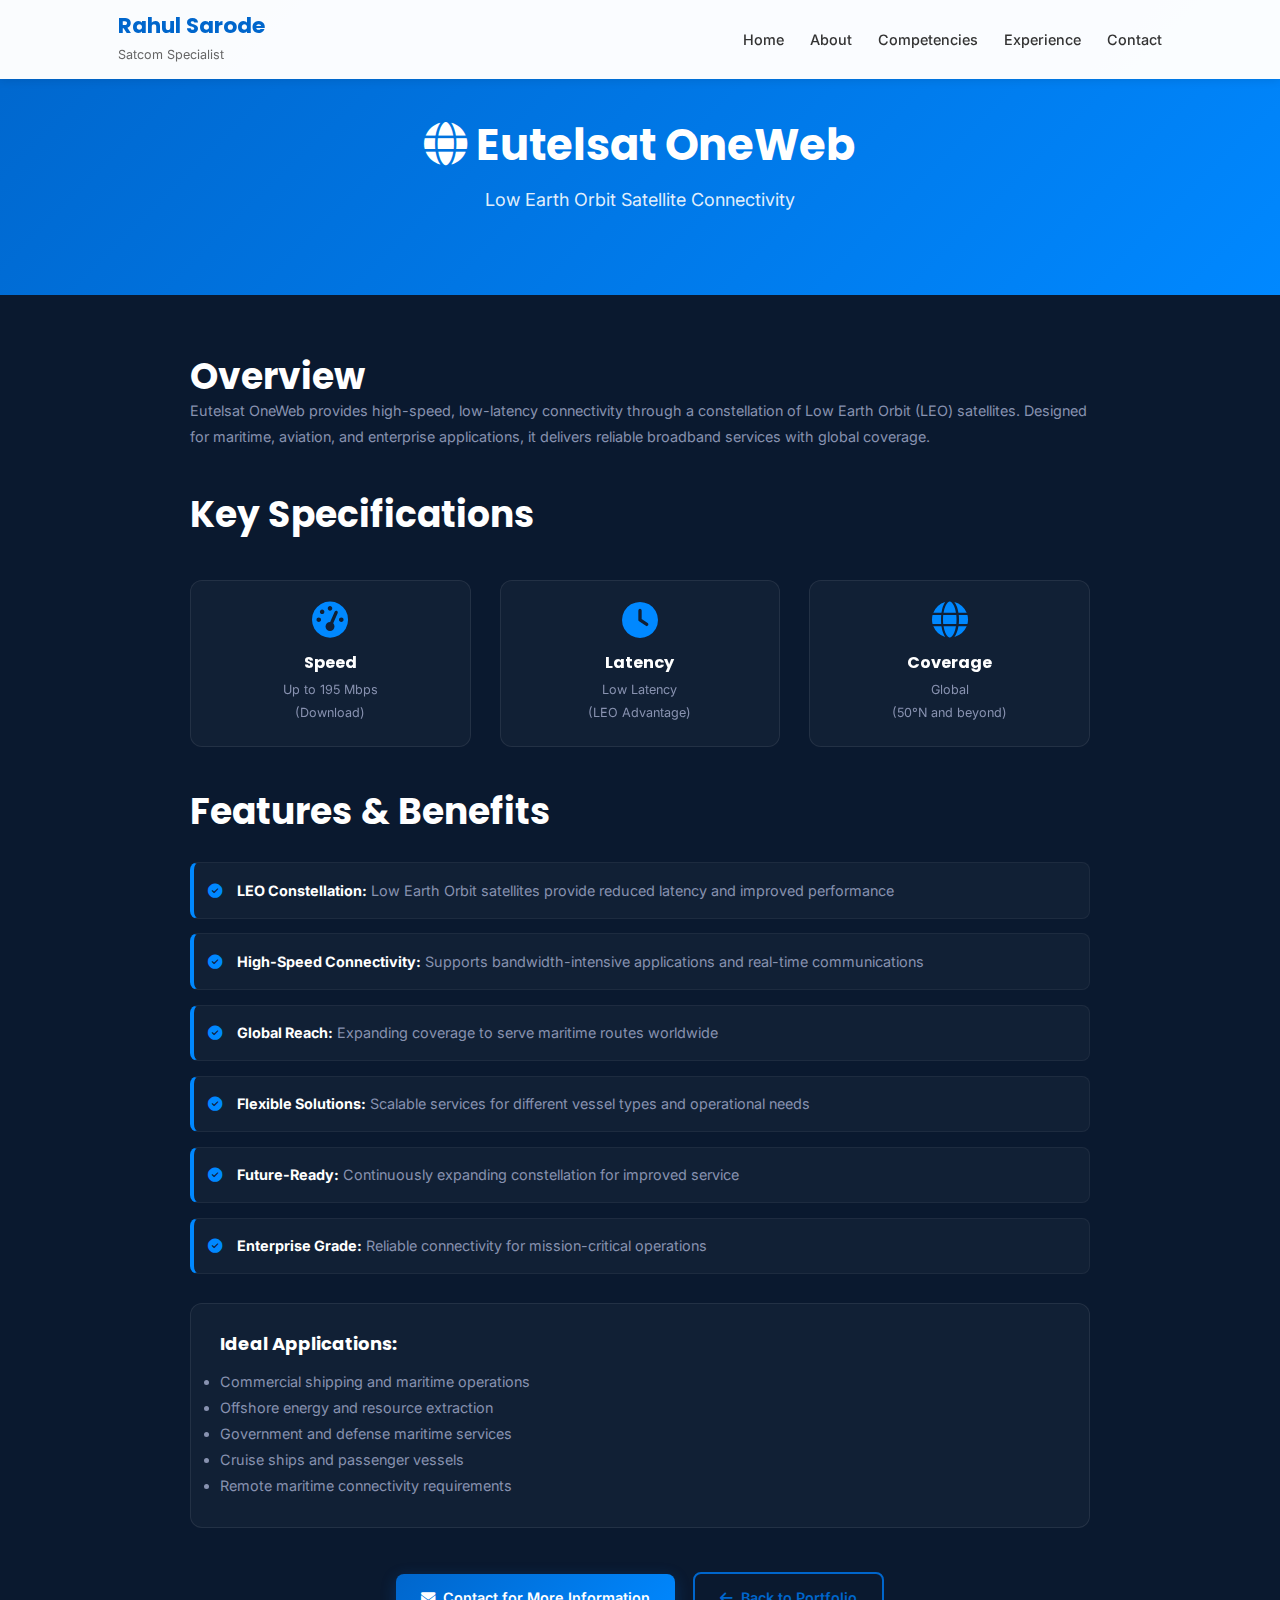
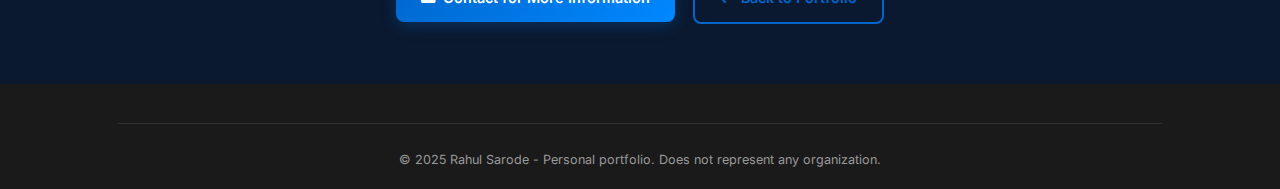
<file: products/oneweb.html>
<!DOCTYPE html>
<html lang="en">

<head>
    <meta charset="UTF-8">
    <meta name="viewport" content="width=device-width, initial-scale=1.0">
    <title>Eutelsat OneWeb - Satellite Communications</title>
    <link
        href="https://fonts.googleapis.com/css2?family=Inter:wght@400;500;600;700&family=Poppins:wght@600;700;800&display=swap"
        rel="stylesheet">
    <link rel="stylesheet" href="https://cdnjs.cloudflare.com/ajax/libs/font-awesome/6.5.1/css/all.min.css">
    <link rel="stylesheet" href="../styles.css">
    <style>
        .product-hero {
            background: linear-gradient(135deg, #0066CC 0%, #0088FF 100%);
            color: white;
            padding: 120px 0 80px;
            text-align: center;
        }

        .product-hero h1 {
            color: white;
            margin-bottom: 1rem;
        }

        .product-hero p {
            color: rgba(255, 255, 255, 0.9);
            font-size: 1.25rem;
        }

        .product-content {
            padding: 60px 0;
            background: #0a192f;
            color: #ccd6f6;
        }

        .product-content h2,
        .product-content h4 {
            color: #ffffff;
        }

        .product-content p,
        .product-content ul li {
            color: #8892b0;
            line-height: 1.8;
        }

        .product-content div[style*="background"] {
            background: rgba(255, 255, 255, 0.03) !important;
            border: 1px solid rgba(255, 255, 255, 0.08);
        }

        .specs-grid {
            display: grid;
            grid-template-columns: repeat(3, 1fr);
            gap: 2rem;
            margin: 3rem 0;
        }

        .spec-card {
            background: rgba(255, 255, 255, 0.03);
            backdrop-filter: blur(20px);
            border: 1px solid rgba(255, 255, 255, 0.08);
            border-radius: 12px;
            padding: 1.5rem;
            text-align: center;
            transition: all 0.3s ease;
        }

        .spec-card:hover {
            border-color: rgba(0, 136, 255, 0.3);
            box-shadow: 0 10px 30px rgba(0, 136, 255, 0.2);
        }

        .spec-card i {
            font-size: 2.5rem;
            color: #0088FF;
            margin-bottom: 1rem;
        }

        .spec-card h3 {
            font-size: 1.125rem;
            margin-bottom: 0.5rem;
            color: #ffffff;
        }

        .spec-card p {
            color: #8892b0;
            font-size: 0.875rem;
        }

        .feature-list {
            list-style: none;
            margin: 2rem 0;
        }

        .feature-list li {
            padding: 1rem;
            margin-bottom: 1rem;
            background: rgba(255, 255, 255, 0.03);
            border: 1px solid rgba(255, 255, 255, 0.05);
            border-left: 4px solid #0088FF;
            border-radius: 8px;
            color: #ccd6f6;
            transition: all 0.3s ease;
        }

        .feature-list li:hover {
            background: rgba(255, 255, 255, 0.05);
            border-left-color: #00d4ff;
        }

        .feature-list li i {
            color: #0088FF;
            margin-right: 0.75rem;
        }

        .feature-list strong {
            color: #ffffff;
        }

        @media (max-width: 768px) {
            .specs-grid {
                grid-template-columns: 1fr;
            }
        }
    </style>
</head>

<body>
    <nav class="navbar">
        <div class="container">
            <a href="../index.html">
                <div class="nav-brand">
                    <h2>Rahul Sarode</h2>
                    <span>Satcom Specialist</span>
                </div>
            </a>
            <ul class="nav-menu">
                <li><a href="../index.html#home">Home</a></li>
                <li><a href="../index.html#about">About</a></li>
                <li><a href="../index.html#competencies">Competencies</a></li>
                <li><a href="../index.html#experience">Experience</a></li>
                <li><a href="../index.html#contact">Contact</a></li>
            </ul>
        </div>
    </nav>

    <div class="product-hero">
        <div class="container">
            <h1><i class="fas fa-globe"></i> Eutelsat OneWeb</h1>
            <p>Low Earth Orbit Satellite Connectivity</p>
        </div>
    </div>

    <section class="product-content">
        <div class="container">
            <div style="max-width: 900px; margin: 0 auto;">
                <h2>Overview</h2>
                <p>Eutelsat OneWeb provides high-speed, low-latency connectivity through a constellation of Low Earth
                    Orbit (LEO) satellites. Designed for maritime, aviation, and enterprise applications, it delivers
                    reliable broadband services with global coverage.</p>

                <h2 style="margin-top: 3rem;">Key Specifications</h2>
                <div class="specs-grid">
                    <div class="spec-card">
                        <i class="fas fa-tachometer-alt"></i>
                        <h3>Speed</h3>
                        <p>Up to 195 Mbps<br>(Download)</p>
                    </div>
                    <div class="spec-card">
                        <i class="fas fa-clock"></i>
                        <h3>Latency</h3>
                        <p>Low Latency<br>(LEO Advantage)</p>
                    </div>
                    <div class="spec-card">
                        <i class="fas fa-globe"></i>
                        <h3>Coverage</h3>
                        <p>Global<br>(50°N and beyond)</p>
                    </div>
                </div>

                <h2 style="margin-top: 3rem;">Features & Benefits</h2>
                <ul class="feature-list">
                    <li><i class="fas fa-check-circle"></i> <strong>LEO Constellation:</strong> Low Earth Orbit
                        satellites provide reduced latency and improved performance</li>
                    <li><i class="fas fa-check-circle"></i> <strong>High-Speed Connectivity:</strong> Supports
                        bandwidth-intensive applications and real-time communications</li>
                    <li><i class="fas fa-check-circle"></i> <strong>Global Reach:</strong> Expanding coverage to serve
                        maritime routes worldwide</li>
                    <li><i class="fas fa-check-circle"></i> <strong>Flexible Solutions:</strong> Scalable services for
                        different vessel types and operational needs</li>
                    <li><i class="fas fa-check-circle"></i> <strong>Future-Ready:</strong> Continuously expanding
                        constellation for improved service</li>
                    <li><i class="fas fa-check-circle"></i> <strong>Enterprise Grade:</strong> Reliable connectivity for
                        mission-critical operations</li>
                </ul>

                <div style="background: #f8f9fa; padding: 2rem; border-radius: 12px; margin: 2rem 0;">
                    <h4>Ideal Applications:</h4>
                    <ul style="margin-top: 1rem;">
                        <li>Commercial shipping and maritime operations</li>
                        <li>Offshore energy and resource extraction</li>
                        <li>Government and defense maritime services</li>
                        <li>Cruise ships and passenger vessels</li>
                        <li>Remote maritime connectivity requirements</li>
                    </ul>
                </div>

                <div style="text-align: center; margin-top: 3rem;">
                    <a href="../index.html#contact" class="btn btn-primary">
                        <i class="fas fa-envelope"></i> Contact for More Information
                    </a>
                    <a href="../index.html" class="btn btn-secondary" style="margin-left: 1rem;">
                        <i class="fas fa-arrow-left"></i> Back to Portfolio
                    </a>
                </div>
            </div>
        </div>
    </section>

    <footer class="footer">
        <div class="container">
            <div class="footer-bottom">
                <p>&copy; 2025 Rahul Sarode - Personal portfolio. Does not represent any organization.</p>
            </div>
        </div>
    </footer>
</body>


</html>
</file>
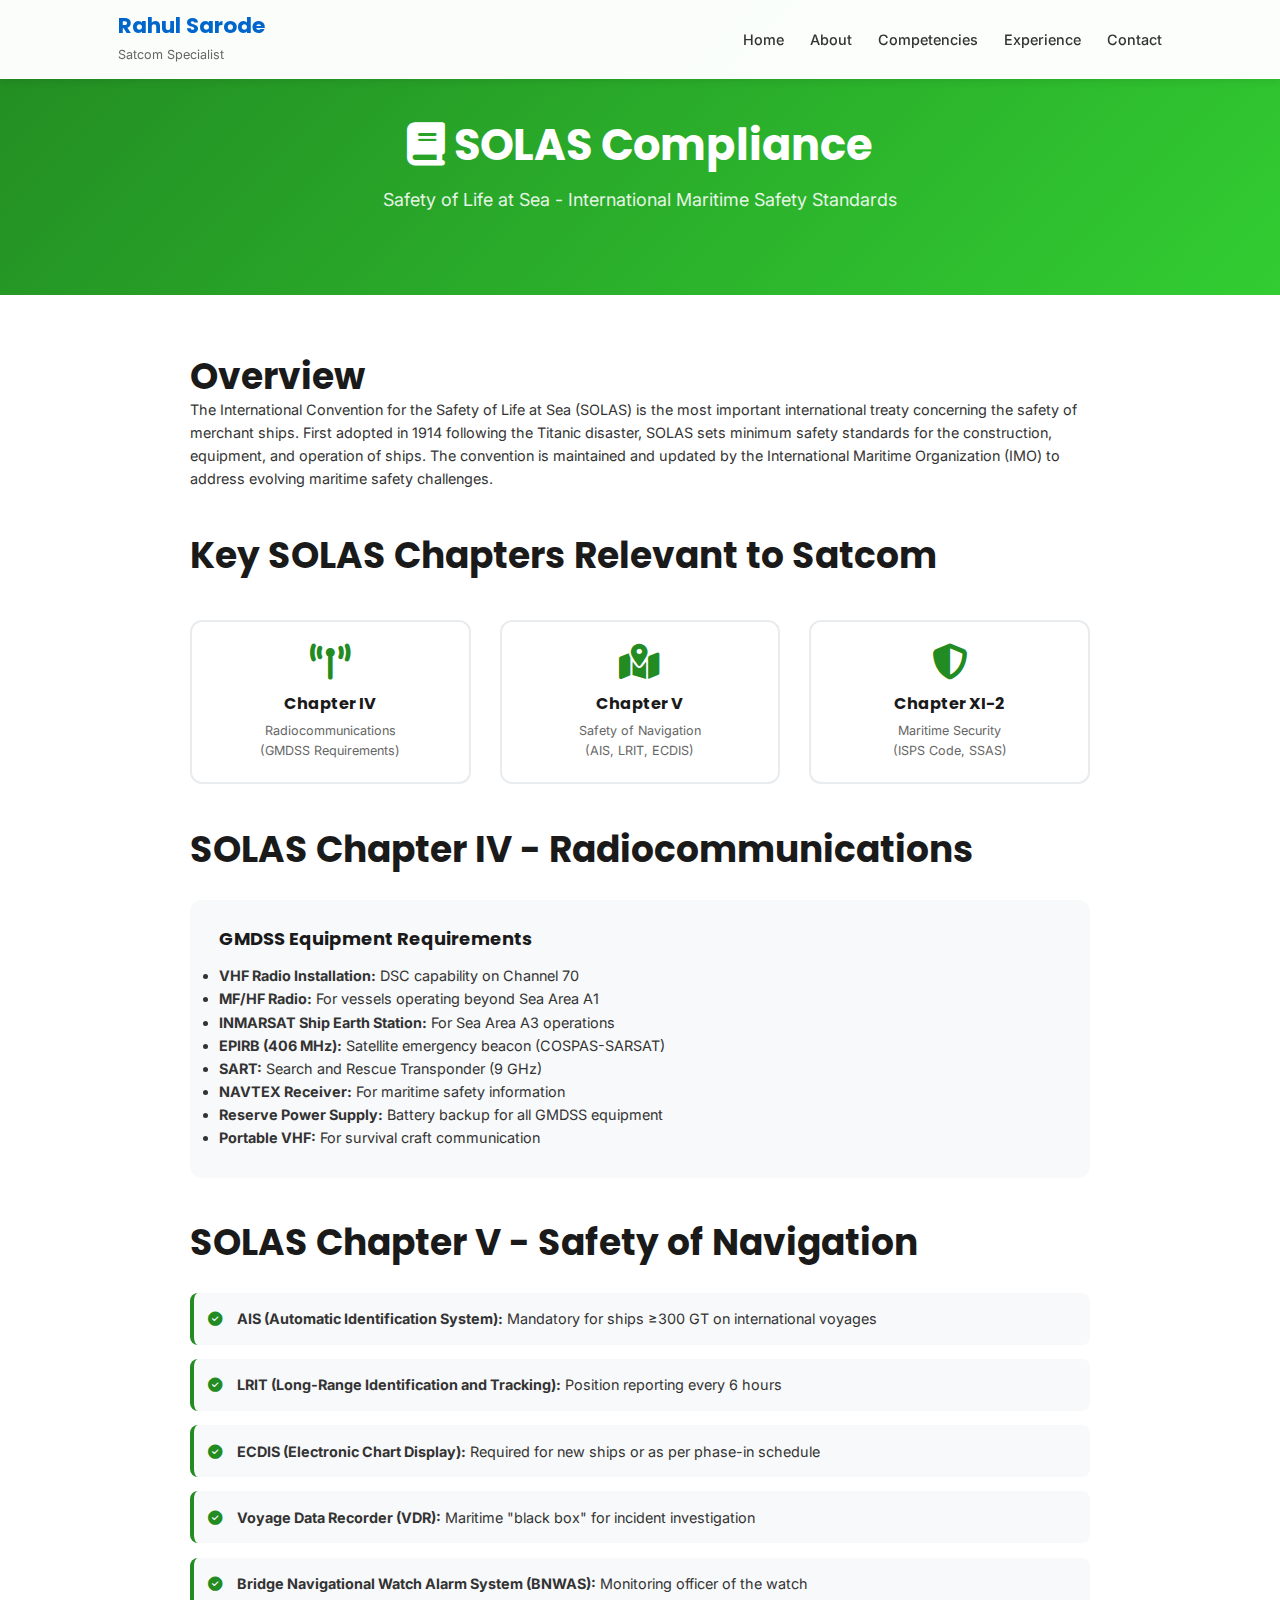
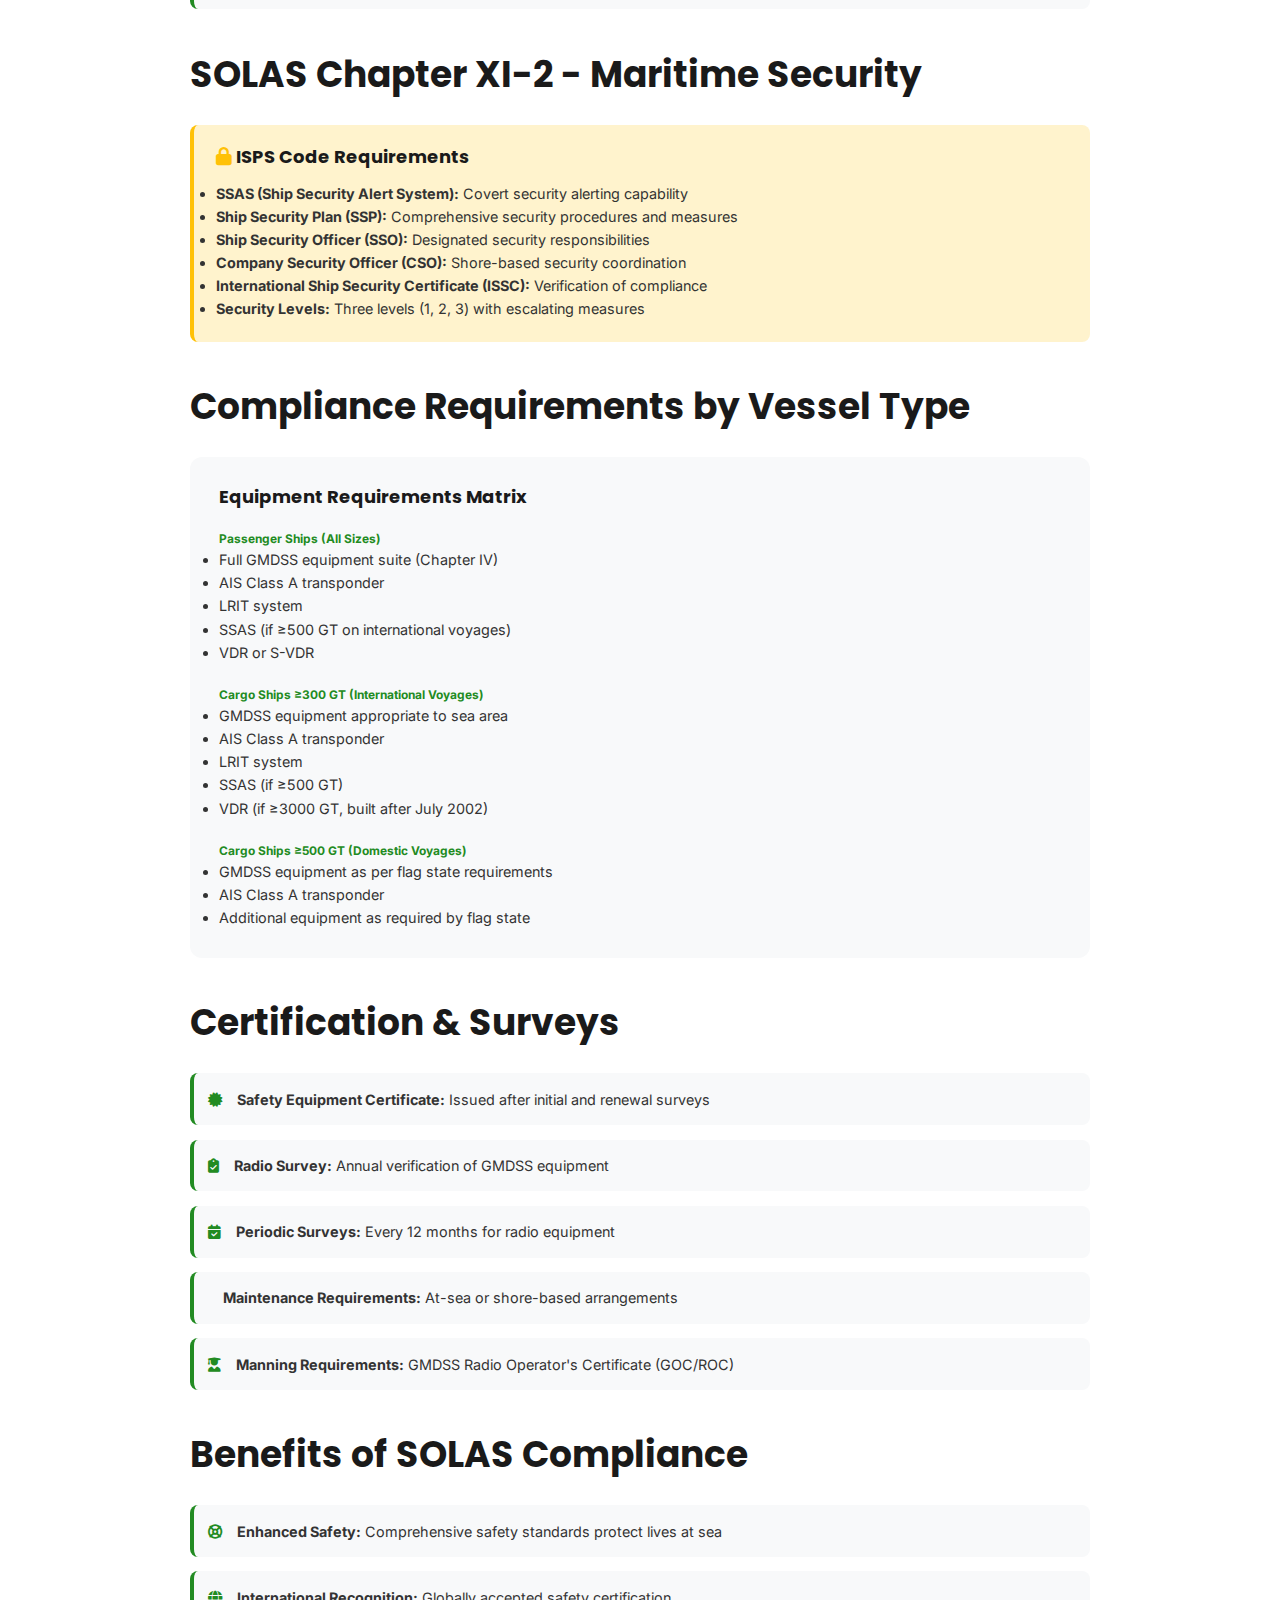
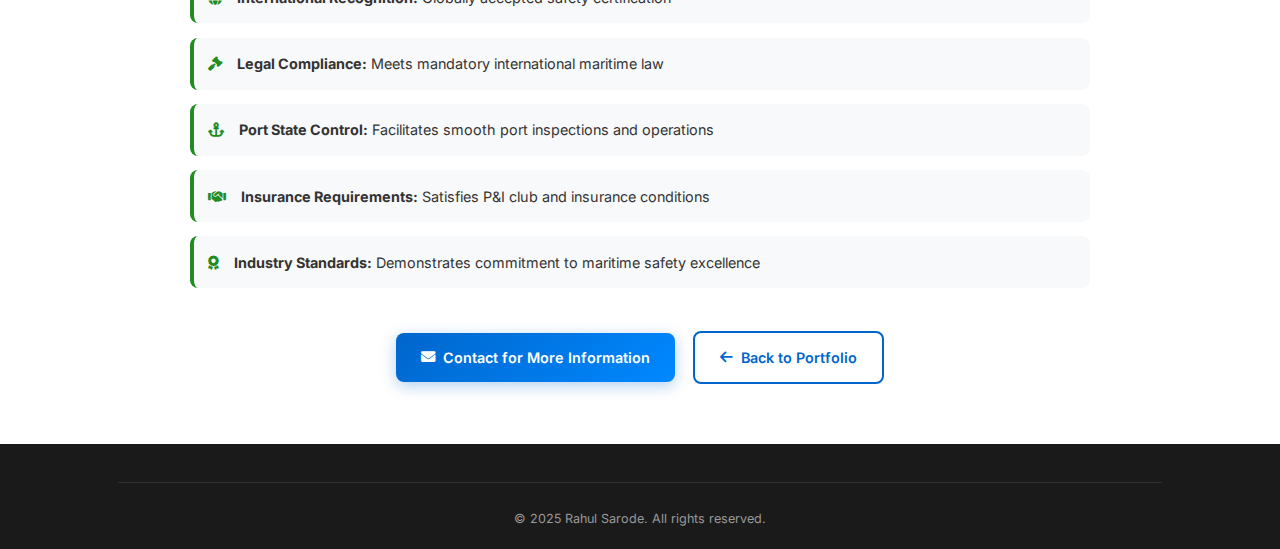
<file: products/solas.html>
<!DOCTYPE html>
<html lang="en">

<head>
    <meta charset="UTF-8">
    <meta name="viewport" content="width=device-width, initial-scale=1.0">
    <title>SOLAS Compliance - Safety of Life at Sea</title>
    <link
        href="https://fonts.googleapis.com/css2?family=Inter:wght@400;500;600;700&family=Poppins:wght@600;700;800&display=swap"
        rel="stylesheet">
    <link rel="stylesheet" href="https://cdnjs.cloudflare.com/ajax/libs/font-awesome/6.5.1/css/all.min.css">
    <link rel="stylesheet" href="../styles.css">
    <style>
        .product-hero {
            background: linear-gradient(135deg, #228B22 0%, #32CD32 100%);
            color: white;
            padding: 120px 0 80px;
            text-align: center;
        }

        .product-hero h1 {
            color: white;
            margin-bottom: 1rem;
        }

        .product-hero p {
            color: rgba(255, 255, 255, 0.9);
            font-size: 1.25rem;
        }

        .product-content {
            padding: 60px 0;
        }

        .specs-grid {
            display: grid;
            grid-template-columns: repeat(3, 1fr);
            gap: 2rem;
            margin: 3rem 0;
        }

        .spec-card {
            background: white;
            border: 2px solid #e9ecef;
            border-radius: 12px;
            padding: 1.5rem;
            text-align: center;
        }

        .spec-card i {
            font-size: 2.5rem;
            color: #228B22;
            margin-bottom: 1rem;
        }

        .spec-card h3 {
            font-size: 1.125rem;
            margin-bottom: 0.5rem;
        }

        .spec-card p {
            color: #666;
            font-size: 0.875rem;
        }

        .feature-list {
            list-style: none;
            margin: 2rem 0;
        }

        .feature-list li {
            padding: 1rem;
            margin-bottom: 1rem;
            background: #f8f9fa;
            border-left: 4px solid #228B22;
            border-radius: 8px;
        }

        .feature-list li i {
            color: #228B22;
            margin-right: 0.75rem;
        }

        @media (max-width: 768px) {
            .specs-grid {
                grid-template-columns: 1fr;
            }
        }
    </style>
</head>

<body>
    <nav class="navbar">
        <div class="container">
            <div class="nav-brand">
                <h2>Rahul Sarode</h2>
                <span>Satcom Specialist</span>
            </div>
            <ul class="nav-menu">
                <li><a href="../index.html#home">Home</a></li>
                <li><a href="../index.html#about">About</a></li>
                <li><a href="../index.html#competencies">Competencies</a></li>
                <li><a href="../index.html#experience">Experience</a></li>
                <li><a href="../index.html#contact">Contact</a></li>
            </ul>
        </div>
    </nav>

    <div class="product-hero">
        <div class="container">
            <h1><i class="fas fa-book"></i> SOLAS Compliance</h1>
            <p>Safety of Life at Sea - International Maritime Safety Standards</p>
        </div>
    </div>

    <section class="product-content">
        <div class="container">
            <div style="max-width: 900px; margin: 0 auto;">
                <h2>Overview</h2>
                <p>The International Convention for the Safety of Life at Sea (SOLAS) is the most important
                    international treaty concerning the safety of merchant ships. First adopted in 1914 following the
                    Titanic disaster, SOLAS sets minimum safety standards for the construction, equipment, and
                    operation of ships. The convention is maintained and updated by the International Maritime
                    Organization (IMO) to address evolving maritime safety challenges.</p>

                <h2 style="margin-top: 3rem;">Key SOLAS Chapters Relevant to Satcom</h2>
                <div class="specs-grid">
                    <div class="spec-card">
                        <i class="fas fa-broadcast-tower"></i>
                        <h3>Chapter IV</h3>
                        <p>Radiocommunications<br>(GMDSS Requirements)</p>
                    </div>
                    <div class="spec-card">
                        <i class="fas fa-map-marked-alt"></i>
                        <h3>Chapter V</h3>
                        <p>Safety of Navigation<br>(AIS, LRIT, ECDIS)</p>
                    </div>
                    <div class="spec-card">
                        <i class="fas fa-shield-alt"></i>
                        <h3>Chapter XI-2</h3>
                        <p>Maritime Security<br>(ISPS Code, SSAS)</p>
                    </div>
                </div>

                <h2 style="margin-top: 3rem;">SOLAS Chapter IV - Radiocommunications</h2>
                <div style="background: #f8f9fa; padding: 2rem; border-radius: 12px; margin: 2rem 0;">
                    <h4>GMDSS Equipment Requirements</h4>
                    <ul style="margin-top: 1rem;">
                        <li><strong>VHF Radio Installation:</strong> DSC capability on Channel 70</li>
                        <li><strong>MF/HF Radio:</strong> For vessels operating beyond Sea Area A1</li>
                        <li><strong>INMARSAT Ship Earth Station:</strong> For Sea Area A3 operations</li>
                        <li><strong>EPIRB (406 MHz):</strong> Satellite emergency beacon (COSPAS-SARSAT)</li>
                        <li><strong>SART:</strong> Search and Rescue Transponder (9 GHz)</li>
                        <li><strong>NAVTEX Receiver:</strong> For maritime safety information</li>
                        <li><strong>Reserve Power Supply:</strong> Battery backup for all GMDSS equipment</li>
                        <li><strong>Portable VHF:</strong> For survival craft communication</li>
                    </ul>
                </div>

                <h2 style="margin-top: 3rem;">SOLAS Chapter V - Safety of Navigation</h2>
                <ul class="feature-list">
                    <li><i class="fas fa-check-circle"></i> <strong>AIS (Automatic Identification System):</strong>
                        Mandatory for ships ≥300 GT on international voyages</li>
                    <li><i class="fas fa-check-circle"></i> <strong>LRIT (Long-Range Identification and
                            Tracking):</strong> Position reporting every 6 hours</li>
                    <li><i class="fas fa-check-circle"></i> <strong>ECDIS (Electronic Chart Display):</strong> Required
                        for new ships or as per phase-in schedule</li>
                    <li><i class="fas fa-check-circle"></i> <strong>Voyage Data Recorder (VDR):</strong> Maritime
                        "black box" for incident investigation</li>
                    <li><i class="fas fa-check-circle"></i> <strong>Bridge Navigational Watch Alarm System
                            (BNWAS):</strong> Monitoring officer of the watch</li>
                </ul>

                <h2 style="margin-top: 3rem;">SOLAS Chapter XI-2 - Maritime Security</h2>
                <div
                    style="background: #fff3cd; border-left: 4px solid #ffc107; padding: 1.5rem; border-radius: 8px; margin: 2rem 0;">
                    <h4><i class="fas fa-lock" style="color: #ffc107;"></i> ISPS Code Requirements</h4>
                    <ul style="margin-top: 1rem;">
                        <li><strong>SSAS (Ship Security Alert System):</strong> Covert security alerting capability
                        </li>
                        <li><strong>Ship Security Plan (SSP):</strong> Comprehensive security procedures and measures
                        </li>
                        <li><strong>Ship Security Officer (SSO):</strong> Designated security responsibilities</li>
                        <li><strong>Company Security Officer (CSO):</strong> Shore-based security coordination</li>
                        <li><strong>International Ship Security Certificate (ISSC):</strong> Verification of compliance
                        </li>
                        <li><strong>Security Levels:</strong> Three levels (1, 2, 3) with escalating measures</li>
                    </ul>
                </div>

                <h2 style="margin-top: 3rem;">Compliance Requirements by Vessel Type</h2>
                <div style="background: #f8f9fa; padding: 2rem; border-radius: 12px; margin: 2rem 0;">
                    <h4>Equipment Requirements Matrix</h4>
                    <div style="margin-top: 1rem;">
                        <h5 style="color: #228B22; margin-top: 1.5rem;">Passenger Ships (All Sizes)</h5>
                        <ul>
                            <li>Full GMDSS equipment suite (Chapter IV)</li>
                            <li>AIS Class A transponder</li>
                            <li>LRIT system</li>
                            <li>SSAS (if ≥500 GT on international voyages)</li>
                            <li>VDR or S-VDR</li>
                        </ul>

                        <h5 style="color: #228B22; margin-top: 1.5rem;">Cargo Ships ≥300 GT (International Voyages)</h5>
                        <ul>
                            <li>GMDSS equipment appropriate to sea area</li>
                            <li>AIS Class A transponder</li>
                            <li>LRIT system</li>
                            <li>SSAS (if ≥500 GT)</li>
                            <li>VDR (if ≥3000 GT, built after July 2002)</li>
                        </ul>

                        <h5 style="color: #228B22; margin-top: 1.5rem;">Cargo Ships ≥500 GT (Domestic Voyages)</h5>
                        <ul>
                            <li>GMDSS equipment as per flag state requirements</li>
                            <li>AIS Class A transponder</li>
                            <li>Additional equipment as required by flag state</li>
                        </ul>
                    </div>
                </div>

                <h2 style="margin-top: 3rem;">Certification & Surveys</h2>
                <ul class="feature-list">
                    <li><i class="fas fa-certificate"></i> <strong>Safety Equipment Certificate:</strong> Issued after
                        initial and renewal surveys</li>
                    <li><i class="fas fa-clipboard-check"></i> <strong>Radio Survey:</strong> Annual verification of
                        GMDSS equipment</li>
                    <li><i class="fas fa-calendar-check"></i> <strong>Periodic Surveys:</strong> Every 12 months for
                        radio equipment</li>
                    <li><i class="fas fa=" fas fa-tools"></i> <strong>Maintenance Requirements:</strong> At-sea or
                        shore-based arrangements</li>
                    <li><i class="fas fa-user-graduate"></i> <strong>Manning Requirements:</strong> GMDSS Radio
                        Operator's Certificate (GOC/ROC)</li>
                </ul>

                <h2 style="margin-top: 3rem;">Benefits of SOLAS Compliance</h2>
                <ul class="feature-list">
                    <li><i class="fas fa-life-ring"></i> <strong>Enhanced Safety:</strong> Comprehensive safety
                        standards protect lives at sea</li>
                    <li><i class="fas fa-globe"></i> <strong>International Recognition:</strong> Globally accepted
                        safety certification</li>
                    <li><i class="fas fa-gavel"></i> <strong>Legal Compliance:</strong> Meets mandatory international
                        maritime law</li>
                    <li><i class="fas fa-anchor"></i> <strong>Port State Control:</strong> Facilitates smooth port
                        inspections and operations</li>
                    <li><i class="fas fa-handshake"></i> <strong>Insurance Requirements:</strong> Satisfies P&I club
                        and insurance conditions</li>
                    <li><i class="fas fa-award"></i> <strong>Industry Standards:</strong> Demonstrates commitment to
                        maritime safety excellence</li>
                </ul>

                <div style="text-align: center; margin-top: 3rem;">
                    <a href="../index.html#contact" class="btn btn-primary">
                        <i class="fas fa-envelope"></i> Contact for More Information
                    </a>
                    <a href="../index.html" class="btn btn-secondary" style="margin-left: 1rem;">
                        <i class="fas fa-arrow-left"></i> Back to Portfolio
                    </a>
                </div>
            </div>
        </div>
    </section>

    <footer class="footer">
        <div class="container">
            <div class="footer-bottom">
                <p>&copy; 2025 Rahul Sarode. All rights reserved.</p>
            </div>
        </div>
    </footer>
</body>

</html>
</file>
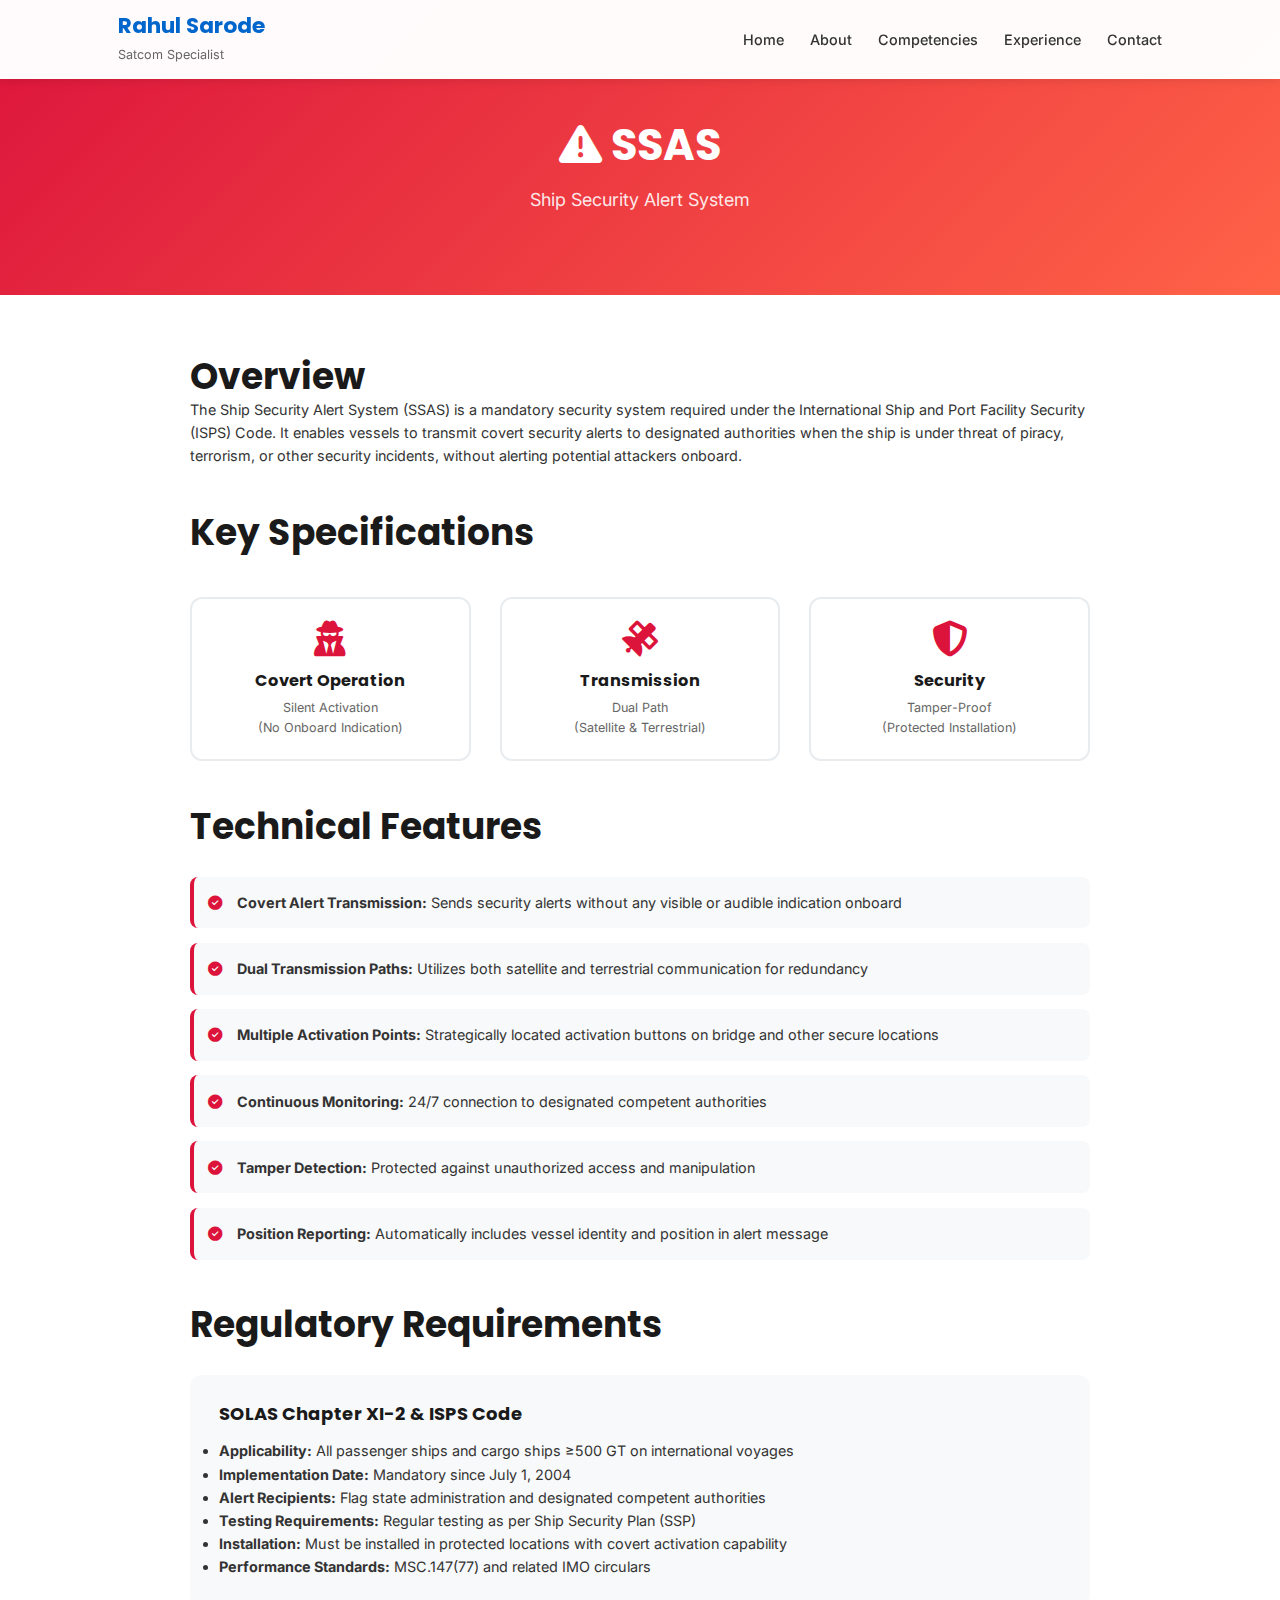
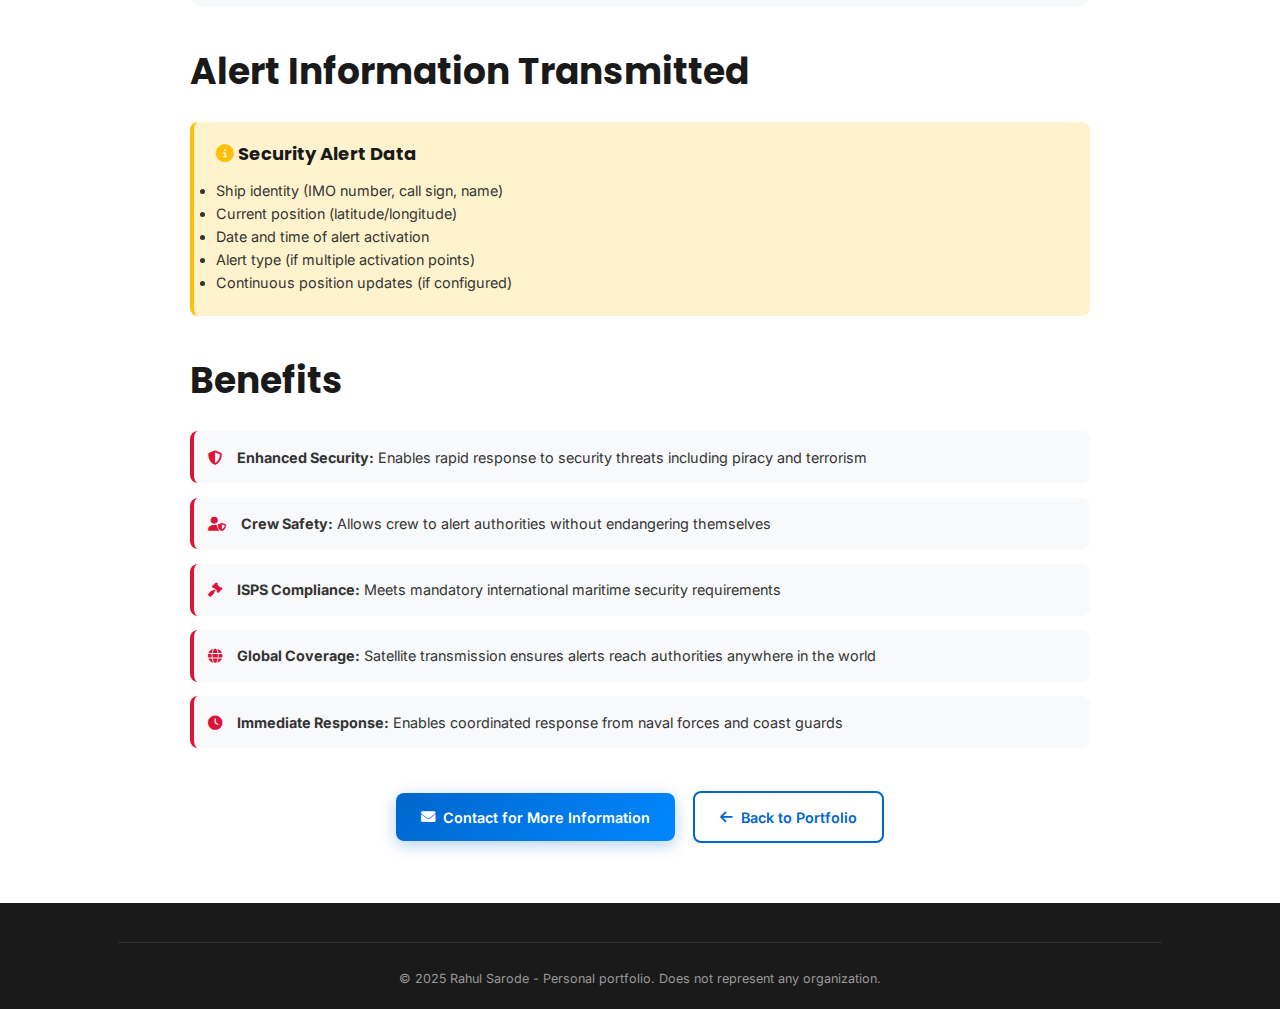
<file: products/ssas.html>
<!DOCTYPE html>
<html lang="en">

<head>
    <meta charset="UTF-8">
    <meta name="viewport" content="width=device-width, initial-scale=1.0">
    <title>SSAS - Ship Security Alert System</title>
    <link
        href="https://fonts.googleapis.com/css2?family=Inter:wght@400;500;600;700&family=Poppins:wght@600;700;800&display=swap"
        rel="stylesheet">
    <link rel="stylesheet" href="https://cdnjs.cloudflare.com/ajax/libs/font-awesome/6.5.1/css/all.min.css">
    <link rel="stylesheet" href="../styles.css">
    <style>
        .product-hero {
            background: linear-gradient(135deg, #DC143C 0%, #FF6347 100%);
            color: white;
            padding: 120px 0 80px;
            text-align: center;
        }

        .product-hero h1 {
            color: white;
            margin-bottom: 1rem;
        }

        .product-hero p {
            color: rgba(255, 255, 255, 0.9);
            font-size: 1.25rem;
        }

        .product-content {
            padding: 60px 0;
        }

        .specs-grid {
            display: grid;
            grid-template-columns: repeat(3, 1fr);
            gap: 2rem;
            margin: 3rem 0;
        }

        .spec-card {
            background: white;
            border: 2px solid #e9ecef;
            border-radius: 12px;
            padding: 1.5rem;
            text-align: center;
        }

        .spec-card i {
            font-size: 2.5rem;
            color: #DC143C;
            margin-bottom: 1rem;
        }

        .spec-card h3 {
            font-size: 1.125rem;
            margin-bottom: 0.5rem;
        }

        .spec-card p {
            color: #666;
            font-size: 0.875rem;
        }

        .feature-list {
            list-style: none;
            margin: 2rem 0;
        }

        .feature-list li {
            padding: 1rem;
            margin-bottom: 1rem;
            background: #f8f9fa;
            border-left: 4px solid #DC143C;
            border-radius: 8px;
        }

        .feature-list li i {
            color: #DC143C;
            margin-right: 0.75rem;
        }

        @media (max-width: 768px) {
            .specs-grid {
                grid-template-columns: 1fr;
            }
        }
    </style>
</head>

<body>
    <nav class="navbar">
        <div class="container">
            <a href="../index.html">
                <div class="nav-brand">
                    <h2>Rahul Sarode</h2>
                    <span>Satcom Specialist</span>
                </div>
            </a>
            <ul class="nav-menu">
                <li><a href="../index.html#home">Home</a></li>
                <li><a href="../index.html#about">About</a></li>
                <li><a href="../index.html#competencies">Competencies</a></li>
                <li><a href="../index.html#experience">Experience</a></li>
                <li><a href="../index.html#contact">Contact</a></li>
            </ul>
        </div>
    </nav>

    <div class="product-hero">
        <div class="container">
            <h1><i class="fas fa-exclamation-triangle"></i> SSAS</h1>
            <p>Ship Security Alert System</p>
        </div>
    </div>

    <section class="product-content">
        <div class="container">
            <div style="max-width: 900px; margin: 0 auto;">
                <h2>Overview</h2>
                <p>The Ship Security Alert System (SSAS) is a mandatory security system required under the
                    International Ship and Port Facility Security (ISPS) Code. It enables vessels to transmit covert
                    security alerts to designated authorities when the ship is under threat of piracy, terrorism, or
                    other security incidents, without alerting potential attackers onboard.</p>

                <h2 style="margin-top: 3rem;">Key Specifications</h2>
                <div class="specs-grid">
                    <div class="spec-card">
                        <i class="fas fa-user-secret"></i>
                        <h3>Covert Operation</h3>
                        <p>Silent Activation<br>(No Onboard Indication)</p>
                    </div>
                    <div class="spec-card">
                        <i class="fas fa-satellite"></i>
                        <h3>Transmission</h3>
                        <p>Dual Path<br>(Satellite & Terrestrial)</p>
                    </div>
                    <div class="spec-card">
                        <i class="fas fa-shield-alt"></i>
                        <h3>Security</h3>
                        <p>Tamper-Proof<br>(Protected Installation)</p>
                    </div>
                </div>

                <h2 style="margin-top: 3rem;">Technical Features</h2>
                <ul class="feature-list">
                    <li><i class="fas fa-check-circle"></i> <strong>Covert Alert Transmission:</strong> Sends security
                        alerts without any visible or audible indication onboard</li>
                    <li><i class="fas fa-check-circle"></i> <strong>Dual Transmission Paths:</strong> Utilizes both
                        satellite and terrestrial communication for redundancy</li>
                    <li><i class="fas fa-check-circle"></i> <strong>Multiple Activation Points:</strong> Strategically
                        located activation buttons on bridge and other secure locations</li>
                    <li><i class="fas fa-check-circle"></i> <strong>Continuous Monitoring:</strong> 24/7 connection to
                        designated competent authorities</li>
                    <li><i class="fas fa-check-circle"></i> <strong>Tamper Detection:</strong> Protected against
                        unauthorized access and manipulation</li>
                    <li><i class="fas fa-check-circle"></i> <strong>Position Reporting:</strong> Automatically includes
                        vessel identity and position in alert message</li>
                </ul>

                <h2 style="margin-top: 3rem;">Regulatory Requirements</h2>
                <div style="background: #f8f9fa; padding: 2rem; border-radius: 12px; margin: 2rem 0;">
                    <h4>SOLAS Chapter XI-2 & ISPS Code</h4>
                    <ul style="margin-top: 1rem;">
                        <li><strong>Applicability:</strong> All passenger ships and cargo ships ≥500 GT on
                            international voyages</li>
                        <li><strong>Implementation Date:</strong> Mandatory since July 1, 2004</li>
                        <li><strong>Alert Recipients:</strong> Flag state administration and designated competent
                            authorities</li>
                        <li><strong>Testing Requirements:</strong> Regular testing as per Ship Security Plan (SSP)</li>
                        <li><strong>Installation:</strong> Must be installed in protected locations with covert
                            activation capability</li>
                        <li><strong>Performance Standards:</strong> MSC.147(77) and related IMO circulars</li>
                    </ul>
                </div>

                <h2 style="margin-top: 3rem;">Alert Information Transmitted</h2>
                <div
                    style="background: #fff3cd; border-left: 4px solid #ffc107; padding: 1.5rem; border-radius: 8px; margin: 2rem 0;">
                    <h4><i class="fas fa-info-circle" style="color: #ffc107;"></i> Security Alert Data</h4>
                    <ul style="margin-top: 1rem;">
                        <li>Ship identity (IMO number, call sign, name)</li>
                        <li>Current position (latitude/longitude)</li>
                        <li>Date and time of alert activation</li>
                        <li>Alert type (if multiple activation points)</li>
                        <li>Continuous position updates (if configured)</li>
                    </ul>
                </div>

                <h2 style="margin-top: 3rem;">Benefits</h2>
                <ul class="feature-list">
                    <li><i class="fas fa-shield-alt"></i> <strong>Enhanced Security:</strong> Enables rapid response to
                        security threats including piracy and terrorism</li>
                    <li><i class="fas fa-user-shield"></i> <strong>Crew Safety:</strong> Allows crew to alert
                        authorities without endangering themselves</li>
                    <li><i class="fas fa-gavel"></i> <strong>ISPS Compliance:</strong> Meets mandatory international
                        maritime security requirements</li>
                    <li><i class="fas fa-globe"></i> <strong>Global Coverage:</strong> Satellite transmission ensures
                        alerts reach authorities anywhere in the world</li>
                    <li><i class="fas fa-clock"></i> <strong>Immediate Response:</strong> Enables coordinated response
                        from naval forces and coast guards</li>
                </ul>

                <div style="text-align: center; margin-top: 3rem;">
                    <a href="../index.html#contact" class="btn btn-primary">
                        <i class="fas fa-envelope"></i> Contact for More Information
                    </a>
                    <a href="../index.html" class="btn btn-secondary" style="margin-left: 1rem;">
                        <i class="fas fa-arrow-left"></i> Back to Portfolio
                    </a>
                </div>
            </div>
        </div>
    </section>

    <footer class="footer">
        <div class="container">
            <div class="footer-bottom">
                 <p>&copy; 2025 Rahul Sarode - Personal portfolio. Does not represent any organization.</p>
            </div>
        </div>
    </footer>
</body>


</html>
</file>
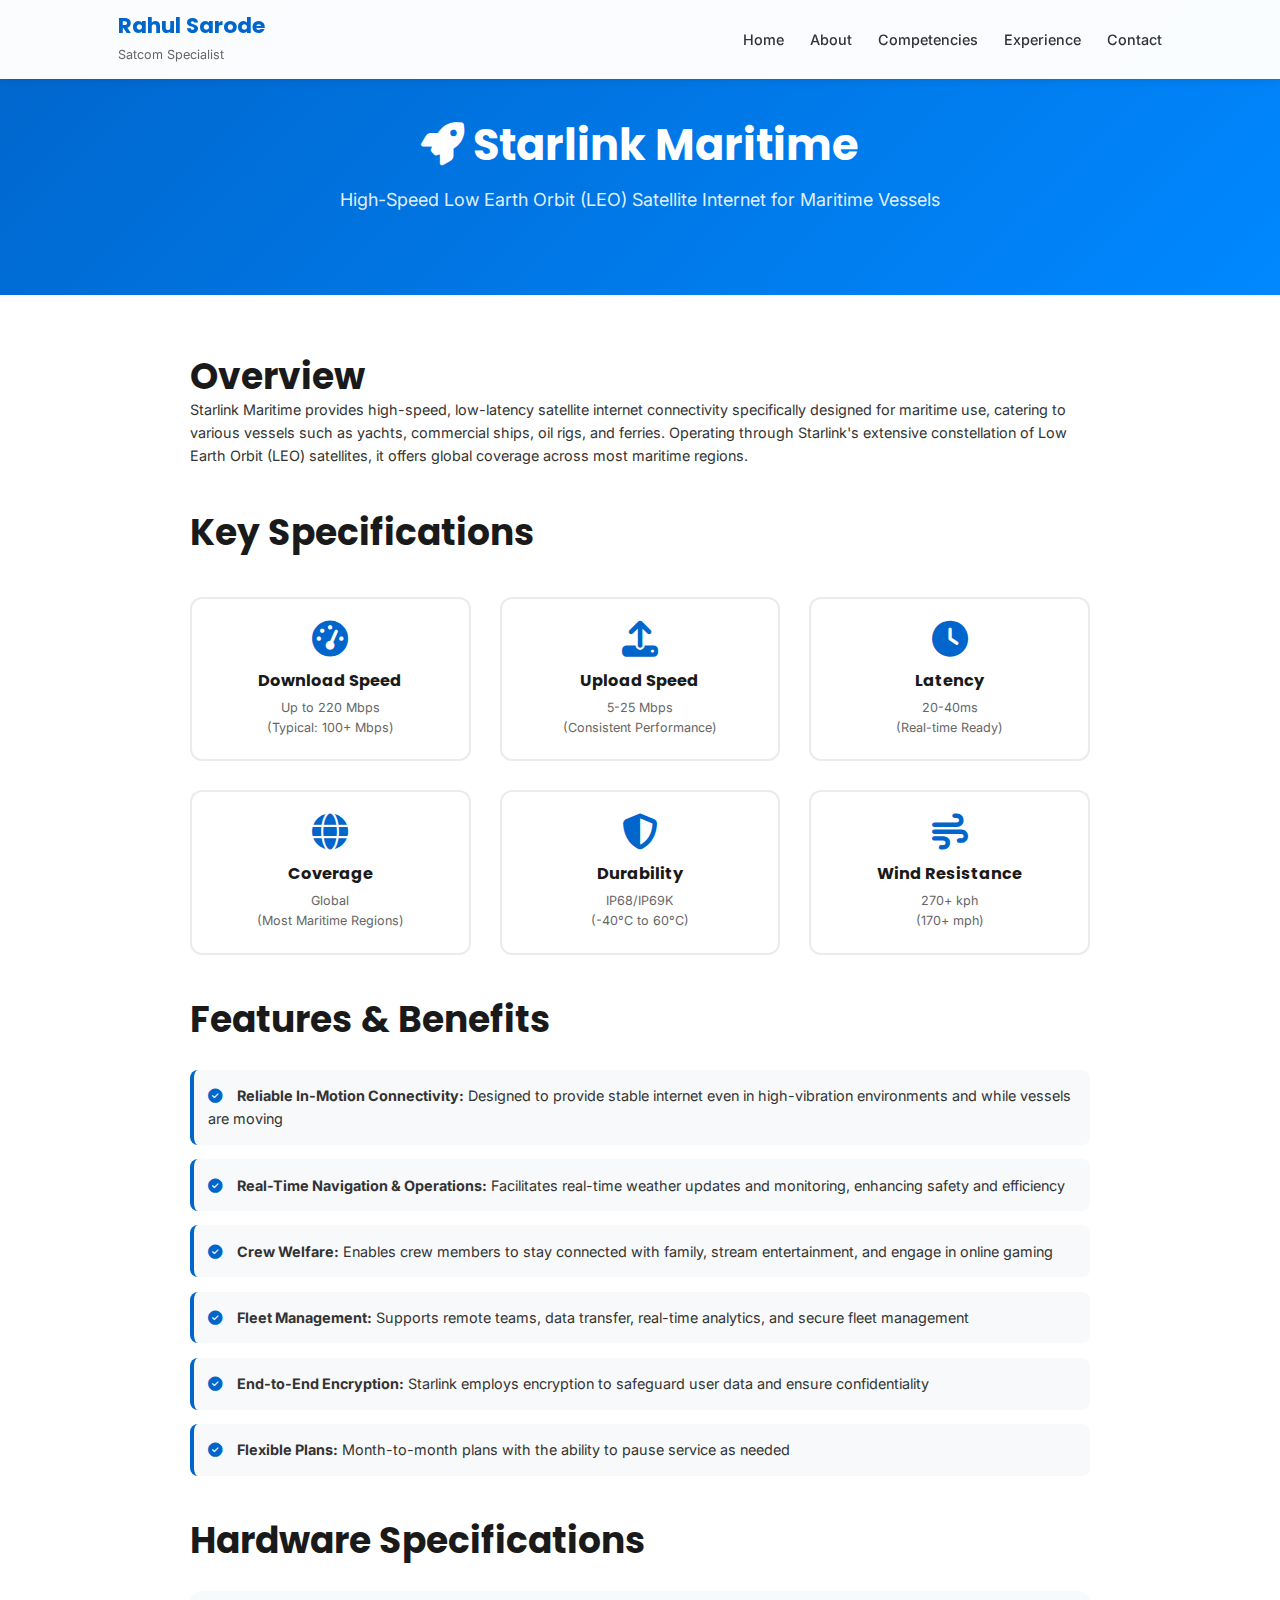
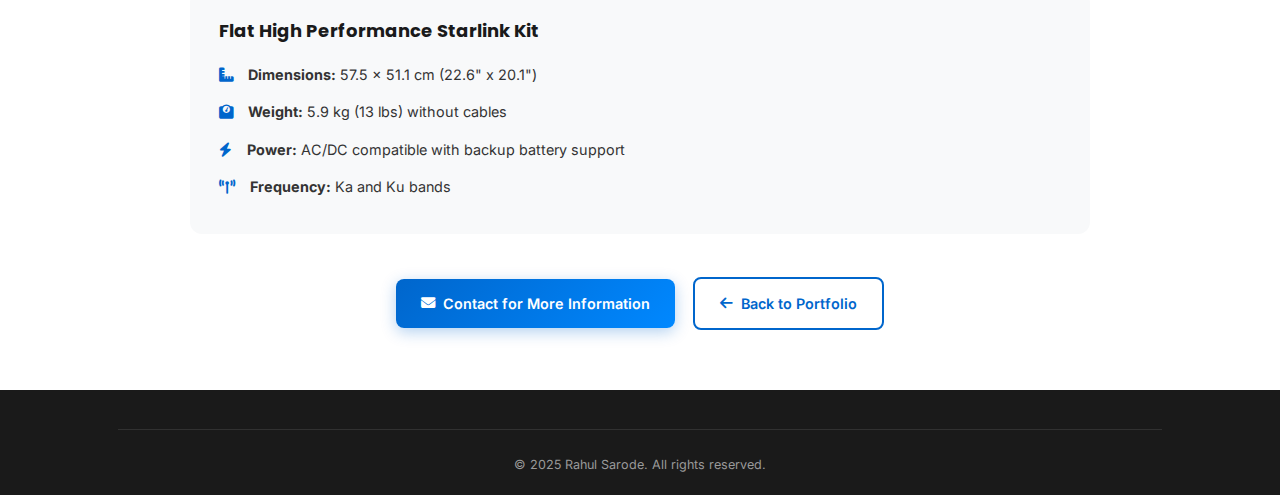
<file: products/starlink.html>
<!DOCTYPE html>
<html lang="en">

<head>
    <meta charset="UTF-8">
    <meta name="viewport" content="width=device-width, initial-scale=1.0">
    <title>Starlink Maritime - Satellite Communications</title>
    <link
        href="https://fonts.googleapis.com/css2?family=Inter:wght@400;500;600;700&family=Poppins:wght@600;700;800&display=swap"
        rel="stylesheet">
    <link rel="stylesheet" href="https://cdnjs.cloudflare.com/ajax/libs/font-awesome/6.5.1/css/all.min.css">
    <link rel="stylesheet" href="../styles.css">
    <style>
        .product-hero {
            background: linear-gradient(135deg, #0066CC 0%, #0088FF 100%);
            color: white;
            padding: 120px 0 80px;
            text-align: center;
        }

        .product-hero h1 {
            color: white;
            margin-bottom: 1rem;
        }

        .product-hero p {
            color: rgba(255, 255, 255, 0.9);
            font-size: 1.25rem;
        }

        .product-content {
            padding: 60px 0;
        }

        .specs-grid {
            display: grid;
            grid-template-columns: repeat(3, 1fr);
            gap: 2rem;
            margin: 3rem 0;
        }

        .spec-card {
            background: white;
            border: 2px solid #e9ecef;
            border-radius: 12px;
            padding: 1.5rem;
            text-align: center;
        }

        .spec-card i {
            font-size: 2.5rem;
            color: #0066CC;
            margin-bottom: 1rem;
        }

        .spec-card h3 {
            font-size: 1.125rem;
            margin-bottom: 0.5rem;
        }

        .spec-card p {
            color: #666;
            font-size: 0.875rem;
        }

        .feature-list {
            list-style: none;
            margin: 2rem 0;
        }

        .feature-list li {
            padding: 1rem;
            margin-bottom: 1rem;
            background: #f8f9fa;
            border-left: 4px solid #0066CC;
            border-radius: 8px;
        }

        .feature-list li i {
            color: #0066CC;
            margin-right: 0.75rem;
        }

        @media (max-width: 768px) {
            .specs-grid {
                grid-template-columns: 1fr;
            }
        }
    </style>
</head>

<body>
    <nav class="navbar">
        <div class="container">
            <a href="../index.html">
                <div class="nav-brand">
                    <h2>Rahul Sarode</h2>
                    <span>Satcom Specialist</span>
                </div>
            </a>
            <ul class="nav-menu">
                <li><a href="../index.html#home">Home</a></li>
                <li><a href="../index.html#about">About</a></li>
                <li><a href="../index.html#competencies">Competencies</a></li>
                <li><a href="../index.html#experience">Experience</a></li>
                <li><a href="../index.html#contact">Contact</a></li>
            </ul>
        </div>
    </nav>

    <div class="product-hero">
        <div class="container">
            <h1><i class="fas fa-rocket"></i> Starlink Maritime</h1>
            <p>High-Speed Low Earth Orbit (LEO) Satellite Internet for Maritime Vessels</p>
        </div>
    </div>

    <section class="product-content">
        <div class="container">
            <div style="max-width: 900px; margin: 0 auto;">
                <h2>Overview</h2>
                <p>Starlink Maritime provides high-speed, low-latency satellite internet connectivity specifically
                    designed for maritime use, catering to various vessels such as yachts, commercial ships, oil rigs,
                    and ferries. Operating through Starlink's extensive constellation of Low Earth Orbit (LEO)
                    satellites, it offers global coverage across most maritime regions.</p>

                <h2 style="margin-top: 3rem;">Key Specifications</h2>
                <div class="specs-grid">
                    <div class="spec-card">
                        <i class="fas fa-tachometer-alt"></i>
                        <h3>Download Speed</h3>
                        <p>Up to 220 Mbps<br>(Typical: 100+ Mbps)</p>
                    </div>
                    <div class="spec-card">
                        <i class="fas fa-upload"></i>
                        <h3>Upload Speed</h3>
                        <p>5-25 Mbps<br>(Consistent Performance)</p>
                    </div>
                    <div class="spec-card">
                        <i class="fas fa-clock"></i>
                        <h3>Latency</h3>
                        <p>20-40ms<br>(Real-time Ready)</p>
                    </div>
                    <div class="spec-card">
                        <i class="fas fa-globe"></i>
                        <h3>Coverage</h3>
                        <p>Global<br>(Most Maritime Regions)</p>
                    </div>
                    <div class="spec-card">
                        <i class="fas fa-shield-alt"></i>
                        <h3>Durability</h3>
                        <p>IP68/IP69K<br>(-40°C to 60°C)</p>
                    </div>
                    <div class="spec-card">
                        <i class="fas fa-wind"></i>
                        <h3>Wind Resistance</h3>
                        <p>270+ kph<br>(170+ mph)</p>
                    </div>
                </div>

                <h2 style="margin-top: 3rem;">Features & Benefits</h2>
                <ul class="feature-list">
                    <li>
                        <i class="fas fa-check-circle"></i>
                        <strong>Reliable In-Motion Connectivity:</strong> Designed to provide stable internet even in
                        high-vibration environments and while vessels are moving
                    </li>
                    <li>
                        <i class="fas fa-check-circle"></i>
                        <strong>Real-Time Navigation & Operations:</strong> Facilitates real-time weather updates and
                        monitoring, enhancing safety and efficiency
                    </li>
                    <li>
                        <i class="fas fa-check-circle"></i>
                        <strong>Crew Welfare:</strong> Enables crew members to stay connected with family, stream
                        entertainment, and engage in online gaming
                    </li>
                    <li>
                        <i class="fas fa-check-circle"></i>
                        <strong>Fleet Management:</strong> Supports remote teams, data transfer, real-time analytics,
                        and secure fleet management
                    </li>
                    <li>
                        <i class="fas fa-check-circle"></i>
                        <strong>End-to-End Encryption:</strong> Starlink employs encryption to safeguard user data and
                        ensure confidentiality
                    </li>
                    <li>
                        <i class="fas fa-check-circle"></i>
                        <strong>Flexible Plans:</strong> Month-to-month plans with the ability to pause service as
                        needed
                    </li>
                </ul>

                <h2 style="margin-top: 3rem;">Hardware Specifications</h2>
                <div style="background: #f8f9fa; padding: 2rem; border-radius: 12px; margin: 2rem 0;">
                    <h4>Flat High Performance Starlink Kit</h4>
                    <ul style="list-style: none; margin-top: 1rem;">
                        <li style="padding: 0.5rem 0;"><i class="fas fa-ruler-combined"
                                style="color: #0066CC; margin-right: 0.75rem;"></i> <strong>Dimensions:</strong> 57.5 x
                            51.1 cm (22.6" x 20.1")</li>
                        <li style="padding: 0.5rem 0;"><i class="fas fa-weight"
                                style="color: #0066CC; margin-right: 0.75rem;"></i> <strong>Weight:</strong> 5.9 kg (13
                            lbs) without cables</li>
                        <li style="padding: 0.5rem 0;"><i class="fas fa-bolt"
                                style="color: #0066CC; margin-right: 0.75rem;"></i> <strong>Power:</strong> AC/DC
                            compatible with backup battery support</li>
                        <li style="padding: 0.5rem 0;"><i class="fas fa-broadcast-tower"
                                style="color: #0066CC; margin-right: 0.75rem;"></i> <strong>Frequency:</strong> Ka and
                            Ku bands</li>
                    </ul>
                </div>

                <div style="text-align: center; margin-top: 3rem;">
                    <a href="../index.html#contact" class="btn btn-primary">
                        <i class="fas fa-envelope"></i> Contact for More Information
                    </a>
                    <a href="../index.html" class="btn btn-secondary" style="margin-left: 1rem;">
                        <i class="fas fa-arrow-left"></i> Back to Portfolio
                    </a>
                </div>
            </div>
        </div>
    </section>

    <footer class="footer">
        <div class="container">
            <div class="footer-bottom">
                <p>&copy; 2025 Rahul Sarode. All rights reserved.</p>
            </div>
        </div>
    </footer>
</body>


</html>
</file>
<file: styles.css>
/* ============================================
   FRESH PROFESSIONAL PORTFOLIO - CSS
   Rahul Sarode - Satcom Specialist
   ============================================ */

/* Reset & Base Styles */
* {
    margin: 0;
    padding: 0;
    box-sizing: border-box;
}

html {
    scroll-behavior: smooth;
    font-size: 14.4px;
}

body {
    font-family: 'Inter', -apple-system, BlinkMacSystemFont, 'Segoe UI', sans-serif;
    line-height: 1.6;
    color: #333;
    background: #fff;
}

.container {
    max-width: 1080px;
    margin: 0 auto;
    padding: 0 18px;
}

/* Typography */
h1,
h2,
h3,
h4 {
    font-family: 'Poppins', sans-serif;
    font-weight: 700;
    line-height: 1.2;
    color: #1a1a1a;
}

h1 {
    font-size: 3rem;
}

h2 {
    font-size: 2.5rem;
}

h3 {
    font-size: 1.5rem;
}

h4 {
    font-size: 1.25rem;
}

a {
    color: #0066CC;
    text-decoration: none;
    transition: all 0.3s ease;
    cursor: pointer;
}

a:hover {
    color: #0052A3;
}

/* Navigation */
.navbar {
    position: fixed;
    top: 0;
    width: 100%;
    background: rgba(255, 255, 255, 0.98);
    box-shadow: 0 1.8px 9px rgba(0, 0, 0, 0.1);
    z-index: 1000;
    padding: 0.9rem 0;
}

.navbar .container {
    display: flex;
    justify-content: space-between;
    align-items: center;
}

.nav-brand h2 {
    color: #0066CC;
    font-size: 1.5rem;
    margin-bottom: 0.25rem;
}

.nav-brand span {
    font-size: 0.875rem;
    color: #666;
}

.nav-menu {
    display: flex;
    list-style: none;
    gap: 1.8rem;
}

.nav-menu a {
    font-weight: 500;
    color: #333;
    padding: 0.5rem 0;
    position: relative;
}

.nav-menu a::after {
    content: '';
    position: absolute;
    bottom: 0;
    left: 0;
    width: 0;
    height: 2px;
    background: #0066CC;
    transition: width 0.3s;
}

.nav-menu a:hover::after {
    width: 100%;
}

/* Hero Section */
.hero {
    padding: 135px 0 90px;
    background: linear-gradient(135deg, #f8f9fa 0%, #e9ecef 100%);
}

.hero-content {
    text-align: center;
    max-width: 810px;
    margin: 0 auto;
}

.hero-badge {
    display: inline-flex;
    align-items: center;
    gap: 0.5rem;
    background: rgba(0, 102, 204, 0.1);
    color: #0066CC;
    padding: 0.5rem 1rem;
    border-radius: 50px;
    font-size: 0.875rem;
    font-weight: 600;
    margin-bottom: 3rem;
}

.hero h1 {
    margin-bottom: 2rem;
}

.hero .highlight {
    background: linear-gradient(135deg, #0066CC 0%, #0088FF 100%);
    -webkit-background-clip: text;
    -webkit-text-fill-color: transparent;
    background-clip: text;
}

.hero-subtitle {
    font-size: 1.25rem;
    color: #666;
    margin-bottom: 3rem;
}

.hero-stats {
    display: grid;
    grid-template-columns: repeat(4, 1fr);
    gap: 1.8rem;
    margin: 2.7rem 0;
}

.stat {
    text-align: center;
}

.stat-number {
    font-size: 2.5rem;
    font-weight: 800;
    color: #0066CC;
    font-family: 'Poppins', sans-serif;
}

.stat-label {
    font-size: 0.875rem;
    color: #666;
    margin-top: 0.5rem;
}

.hero-buttons {
    display: flex;
    gap: 1rem;
    justify-content: center;
    margin-top: 2rem;
}

/* Buttons */
.btn {
    display: inline-flex;
    align-items: center;
    gap: 0.5rem;
    padding: 0.875rem 1.75rem;
    border-radius: 8px;
    font-weight: 600;
    transition: all 0.3s;
    border: none;
    cursor: pointer;
}

.btn-primary {
    background: linear-gradient(135deg, #0066CC 0%, #0088FF 100%);
    color: white;
    box-shadow: 0 4px 15px rgba(0, 102, 204, 0.3);
}

.btn-primary:hover {
    transform: translateY(-2px);
    box-shadow: 0 6px 20px rgba(0, 102, 204, 0.4);
}

.btn-secondary {
    background: transparent;
    color: #0066CC;
    border: 2px solid #0066CC;
}

.btn-secondary:hover {
    background: #0066CC;
    color: white;
}

/* Section Styles */
section {
    padding: 72px 0;
}

.section-header {
    text-align: center;
    margin-bottom: 3.6rem;
}

.section-tag {
    display: inline-block;
    background: rgba(0, 102, 204, 0.1);
    color: #0066CC;
    padding: 0.5rem 1rem;
    border-radius: 50px;
    font-size: 0.875rem;
    font-weight: 600;
    text-transform: uppercase;
    letter-spacing: 0.05em;
    margin-bottom: 1rem;
}

.section-header h2 {
    margin-bottom: 1rem;
}

.section-header p {
    color: #666;
    max-width: 630px;
    margin: 0 auto;
}

/* About Section */
.about {
    background: #f8f9fa;
}

.about-content {
    max-width: 810px;
    margin: 0 auto;
}

.lead {
    font-size: 1.25rem;
    font-weight: 500;
    color: #1a1a1a;
    margin-bottom: 1.5rem;
}

.about-content p {
    margin-bottom: 1.5rem;
    color: #666;
}

/* Product links within paragraphs */
.about-content p a,
.timeline-content a {
    color: #0066CC;
    font-weight: 600;
    text-decoration: underline;
    text-decoration-thickness: 1px;
    text-underline-offset: 2px;
    transition: all 0.3s ease;
    cursor: pointer;
}

.about-content p a:hover,
.timeline-content a:hover {
    color: #0052A3;
    text-decoration-thickness: 2px;
    text-underline-offset: 3px;
}

.link-primary {
    color: #0066CC;
    font-weight: 600;
    border-bottom: 2px solid #0066CC;
    transition: all 0.3s ease;
    cursor: pointer;
    position: relative;
}

.link-primary:hover {
    color: #0052A3;
    border-bottom-color: #0052A3;
    transform: translateY(-1px);
}

.achievement-box {
    display: flex;
    gap: 1.35rem;
    background: linear-gradient(135deg, rgba(0, 102, 204, 0.05) 0%, rgba(0, 136, 255, 0.05) 100%);
    border-left: 3.6px solid #0066CC;
    padding: 1.35rem;
    border-radius: 7.2px;
    margin-top: 1.8rem;
}

.achievement-box i {
    font-size: 2rem;
    color: #0066CC;
}


/* ************************ */
/* ************************ */


/* Tech Stack Section Styles */
.tech-stack {
    padding: 36px 0 0 0;
    /* background: #fff; */
}

.tech-stack .section-header {
    text-align: center;
    margin-bottom: 3.6rem;
}

.tech-stack .section-tag {
    display: inline-block;
    background: rgba(0, 102, 204, 0.1);
    color: #0066CC;
    padding: 0.5rem 1rem;
    border-radius: 50px;
    font-size: 0.875rem;
    font-weight: 600;
    text-transform: uppercase;
    letter-spacing: 0.05em;
    margin-bottom: 1rem;
}

.tech-stack h2 {
    font-size: 2.5rem;
    font-weight: 700;
    color: #1a1a1a;
    margin-bottom: 1rem;
}

.tech-stack-grid {
    display: grid;
    grid-template-columns: repeat(6, 1fr);
    gap: 1.8rem;
    max-width: 1080px;
    margin: 0 auto;
}

.tech-item {
    display: flex;
    flex-direction: column;
    align-items: center;
    text-align: center;
    opacity: 0;
    transform: translateY(20px);
    transition: all 0.6s ease;
}

.tech-item.animate {
    opacity: 1;
    transform: translateY(0);
}

.circular-progress {
    position: relative;
    width: 108px;
    height: 108px;
    margin-bottom: 1.35rem;
}

.circular-progress svg {
    transform: rotate(-90deg);
    width: 100%;
    height: 100%;
}

.progress-bg {
    fill: none;
    stroke: #e9ecef;
    stroke-width: 8;
}

.progress-bar {
    fill: none;
    stroke: url(#gradient);
    stroke-width: 8;
    stroke-linecap: round;
    stroke-dasharray: 377;
    stroke-dashoffset: 377;
    transition: stroke-dashoffset 1s ease-in-out;
}

.tech-item.animate .progress-bar {
    stroke-dashoffset: calc(377 - (377 * var(--progress)) / 100);
}

.tech-logo {
    position: absolute;
    top: 50%;
    left: 50%;
    transform: translate(-50%, -50%);
    font-size: 2.5rem;
    color: #0066CC;
}

.tech-logo i {
    display: block;
}

.tech-name {
    font-size: 1.125rem;
    font-weight: 600;
    color: #1a1a1a;
    margin-bottom: 0.5rem;
}

.tech-percentage {
    font-size: 0.875rem;
    color: #666;
    font-weight: 500;
}

/* Responsive Design */
@media (max-width: 768px) {
    .tech-stack-grid {
        grid-template-columns: repeat(2, 1fr);
        gap: 1.8rem;
    }

    .circular-progress {
        width: 90px;
        height: 90px;
    }

    .tech-logo {
        font-size: 2rem;
    }
}

@media (max-width: 480px) {
    .tech-stack-grid {
        grid-template-columns: 1fr;
        gap: 1.8rem;
    }
}

/* ************************ */
/* ************************* */


/* Competencies Section */
.competencies-grid {
    display: grid;
    grid-template-columns: repeat(3, 1fr);
    gap: 1.8rem;
}

.competency-card {
    background: white;
    border: 1.8px solid #e9ecef;
    border-radius: 10.8px;
    padding: 1.8rem;
    transition: all 0.3s;
}

.competency-card:hover {
    transform: translateY(-5px);
    box-shadow: 0 10px 30px rgba(0, 0, 0, 0.1);
    border-color: #0066CC;
}

.card-icon {
    width: 57.6px;
    height: 57.6px;
    background: linear-gradient(135deg, #0066CC 0%, #0088FF 100%);
    border-radius: 10.8px;
    display: flex;
    align-items: center;
    justify-content: center;
    font-size: 2rem;
    color: white;
    margin-bottom: 1.35rem;
}

.competency-card h3 {
    margin-bottom: 1.5rem;
    color: #1a1a1a;
}

.tech-group {
    margin-bottom: 1.5rem;
}

.tech-group h4 {
    font-size: 1rem;
    color: #1a1a1a;
    margin-bottom: 0.75rem;
    display: flex;
    align-items: center;
    gap: 0.5rem;
}

.tech-group h4 i {
    color: #0066CC;
}

.tech-group ul,
.compliance-list {
    list-style: none;
}

.tech-group ul li,
.compliance-list li {
    margin-bottom: 0.75rem;
    color: #666;
}

.tech-group ul li a {
    display: flex;
    align-items: center;
    gap: 0.5rem;
    padding: 0.5rem 0.75rem;
    border-radius: 6px;
    transition: all 0.3s ease;
    cursor: pointer;
    border: 1px solid transparent;
    position: relative;
}

.tech-group ul li a::after {
    content: '→';
    position: absolute;
    right: 0.5rem;
    opacity: 0;
    transition: all 0.3s ease;
    color: #0066CC;
    font-weight: bold;
}

.tech-group ul li a:hover {
    background: rgba(0, 102, 204, 0.1);
    border-color: #0066CC;
    padding-right: 2rem;
}

.tech-group ul li a:hover::after {
    opacity: 1;
    right: 0.75rem;
}

.tech-group ul li i {
    color: #0066CC;
}

.compliance-list li a {
    display: block;
    text-decoration: none;
    cursor: pointer;
}

.compliance-item {
    display: flex;
    gap: 0.9rem;
    padding: 1.125rem;
    border: 1.8px solid #e9ecef;
    border-radius: 7.2px;
    transition: all 0.3s ease;
    cursor: pointer;
    position: relative;
    background: white;
}

.compliance-item::after {
    content: '→';
    position: absolute;
    right: 1.25rem;
    top: 50%;
    transform: translateY(-50%);
    font-size: 1.5rem;
    color: #0066CC;
    opacity: 0;
    transition: all 0.3s ease;
    font-weight: bold;
}

.compliance-item:hover {
    background: rgba(0, 102, 204, 0.08);
    border-color: #0066CC;
    transform: translateX(5px);
    box-shadow: 0 4px 12px rgba(0, 102, 204, 0.15);
}

.compliance-item:hover::after {
    opacity: 1;
    right: 1rem;
}

.compliance-item i {
    font-size: 1.5rem;
    color: #0066CC;
    flex-shrink: 0;
}

.compliance-item strong {
    display: block;
    color: #1a1a1a;
    margin-bottom: 0.25rem;
    font-weight: 600;
}

.compliance-item span {
    display: block;
    font-size: 0.875rem;
    color: #666;
}

.badge {
    display: inline-block;
    /* background: #0066CC; */
    color: white;
    padding: 0.25rem 0.75rem;
    border-radius: 50px;
    font-size: 0.75rem;
    font-weight: 600;
    margin-top: 0.5rem;
}

/* Experience Section */
.experience {
    background: #f8f9fa;
}

.timeline {
    max-width: 810px;
    margin: 0 auto;
    position: relative;
    padding-left: 1.8rem;
}

.timeline::before {
    content: '';
    position: absolute;
    left: 0;
    top: 0;
    bottom: 0;
    width: 1.8px;
    background: #e9ecef;
}

.timeline-item {
    position: relative;
    margin-bottom: 2.7rem;
}

.timeline-marker {
    position: absolute;
    left: -2.25rem;
    top: 0;
    width: 10.8px;
    height: 10.8px;
    background: #0066CC;
    border-radius: 50%;
    border: 2.7px solid white;
    box-shadow: 0 0 0 2.7px #e9ecef;
}

.timeline-content {
    background: white;
    padding: 1.8rem;
    border-radius: 10.8px;
    box-shadow: 0 3.6px 13.5px rgba(0, 0, 0, 0.1);
}

.job-header {
    display: flex;
    justify-content: space-between;
    align-items: flex-start;
    margin-bottom: 1.5rem;
    flex-wrap: wrap;
    gap: 1rem;
}

.job-header h3 {
    color: #1a1a1a;
    margin-bottom: 0.5rem;
}

.company {
    display: flex;
    align-items: center;
    gap: 0.5rem;
    color: #666;
}

.company i {
    color: #0066CC;
}

.duration {
    display: flex;
    align-items: center;
    gap: 0.5rem;
    color: #666;
    font-weight: 500;
}

.duration i {
    color: #0066CC;
}

.timeline-content h4 {
    margin-bottom: 1rem;
    color: #1a1a1a;
}

.achievements {
    list-style: none;
    margin-bottom: 1.5rem;
}

.achievements li {
    position: relative;
    padding-left: 1.5rem;
    margin-bottom: 0.75rem;
    color: #666;
}

.achievements li::before {
    content: '✓';
    position: absolute;
    left: 0;
    color: #0066CC;
    font-weight: bold;
}

.tech-tags {
    display: flex;
    flex-wrap: wrap;
    gap: 0.5rem;
    margin-top: 1.5rem;
}

.tag {
    display: inline-block;
    background: rgba(0, 102, 204, 0.1);
    color: #0066CC;
    padding: 0.375rem 0.875rem;
    border-radius: 50px;
    font-size: 0.875rem;
    font-weight: 500;
}

/* Certifications Section */
.cert-grid {
    display: grid;
    grid-template-columns: repeat(2, 1fr);
    gap: 1.8rem;
    max-width: 810px;
    margin: 0 auto;
}

.cert-card {
    background: white;
    border: 1.8px solid #e9ecef;
    border-radius: 10.8px;
    padding: 1.8rem;
    text-align: center;
    transition: all 0.3s;
}

.cert-card:hover {
    transform: translateY(-5px);
    box-shadow: 0 10px 30px rgba(0, 0, 0, 0.1);
    border-color: #0066CC;
}

.cert-card.award {
    border-color: #0066CC;
}

.cert-card.award:hover {
    border-color: #0052A3;
}

.cert-icon {
    width: 72px;
    height: 72px;
    background: linear-gradient(135deg, #0066CC 0%, #0088FF 100%);
    border-radius: 50%;
    display: flex;
    align-items: center;
    justify-content: center;
    font-size: 2.5rem;
    color: white;
    margin: 0 auto 1.35rem;
}

.cert-card h3 {
    margin-bottom: 1rem;
}

.cert-card p {
    color: #666;
    margin-bottom: 1.5rem;
}

.cert-badge {
    display: inline-flex;
    align-items: center;
    gap: 0.5rem;
    background: rgba(0, 102, 204, 0.1);
    color: #0066CC;
    padding: 0.5rem 1rem;
    border-radius: 50px;
    font-weight: 600;
    font-size: 0.875rem;
}

/* Contact Section */
.contact {
    background: #f8f9fa;
}

.contact-grid {
    display: grid;
    grid-template-columns: repeat(3, 1fr);
    gap: 1.8rem;
}

.contact-card {
    background: white;
    border: 1.8px solid #e9ecef;
    border-radius: 10.8px;
    padding: 1.8rem;
    text-align: center;
    transition: all 0.3s;
}

.contact-card:hover {
    transform: translateY(-5px);
    box-shadow: 0 10px 30px rgba(0, 0, 0, 0.1);
    border-color: #0066CC;
}

.contact-card i {
    font-size: 2.5rem;
    color: #0066CC;
    margin-bottom: 1rem;
}

.contact-card h3 {
    font-size: 1.125rem;
    margin-bottom: 0.75rem;
}

.contact-card a {
    color: #666;
    font-weight: 500;
    cursor: pointer;
}

.contact-card a:hover {
    color: #0066CC;
}

/* Footer */
.footer {
    background: #1a1a1a;
    color: white;
    padding: 2.7rem 0 1.35rem;
}

.footer-content {
    display: grid;
    grid-template-columns: repeat(3, 1fr);
    gap: 1.8rem;
    margin-bottom: 1.8rem;
}

.footer h3 {
    color: white;
    margin-bottom: 0.5rem;
}

.footer h4 {
    color: white;
    margin-bottom: 1rem;
    font-size: 1rem;
}

.footer p {
    color: #999;
    font-size: 0.875rem;
}

.footer ul {
    list-style: none;
}

.footer ul li {
    margin-bottom: 0.5rem;
}

.footer a {
    color: #999;
    transition: color 0.3s;
}

.footer a:hover {
    color: white;
}

.social-links {
    display: flex;
    gap: 0.9rem;
}

.social-links a {
    width: 36px;
    height: 36px;
    background: rgba(255, 255, 255, 0.1);
    border-radius: 50%;
    display: flex;
    align-items: center;
    justify-content: center;
    font-size: 1.25rem;
    transition: all 0.3s;
}

.social-links a:hover {
    background: #0066CC;
    color: white;
}

.footer-bottom {
    text-align: center;
    padding-top: 1.8rem;
    border-top: 1px solid rgba(255, 255, 255, 0.1);
    color: #999;
}

/* Responsive Design */
@media (max-width: 1024px) {
    .competencies-grid {
        grid-template-columns: repeat(2, 1fr);
    }
}

@media (max-width: 768px) {
    h1 {
        font-size: 2rem;
    }

    h2 {
        font-size: 2rem;
    }

    .nav-menu {
        display: none;
    }

    .hero-stats {
        grid-template-columns: repeat(2, 1fr);
    }

    .hero-buttons {
        flex-direction: column;
    }

    .competencies-grid,
    .cert-grid,
    .contact-grid,
    .footer-content {
        grid-template-columns: 1fr;
    }

    .job-header {
        flex-direction: column;
    }
}
</file>
